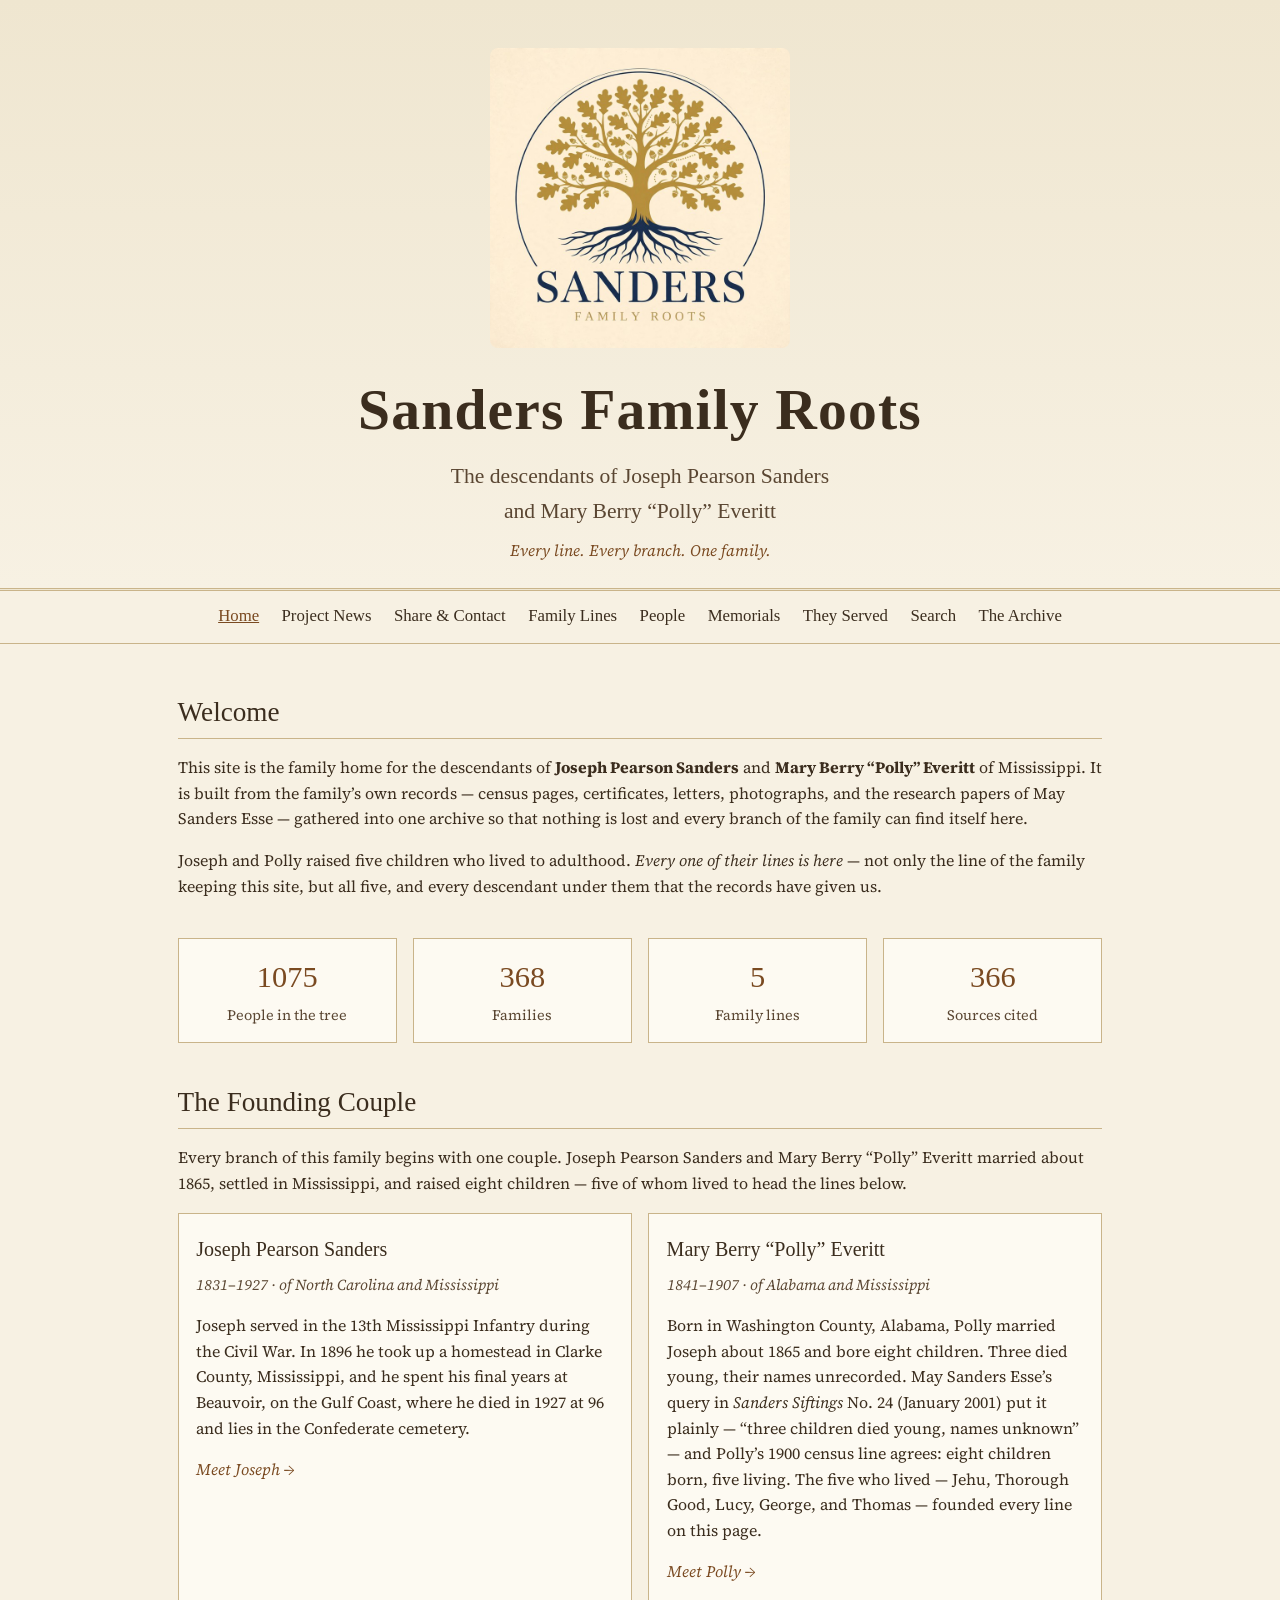
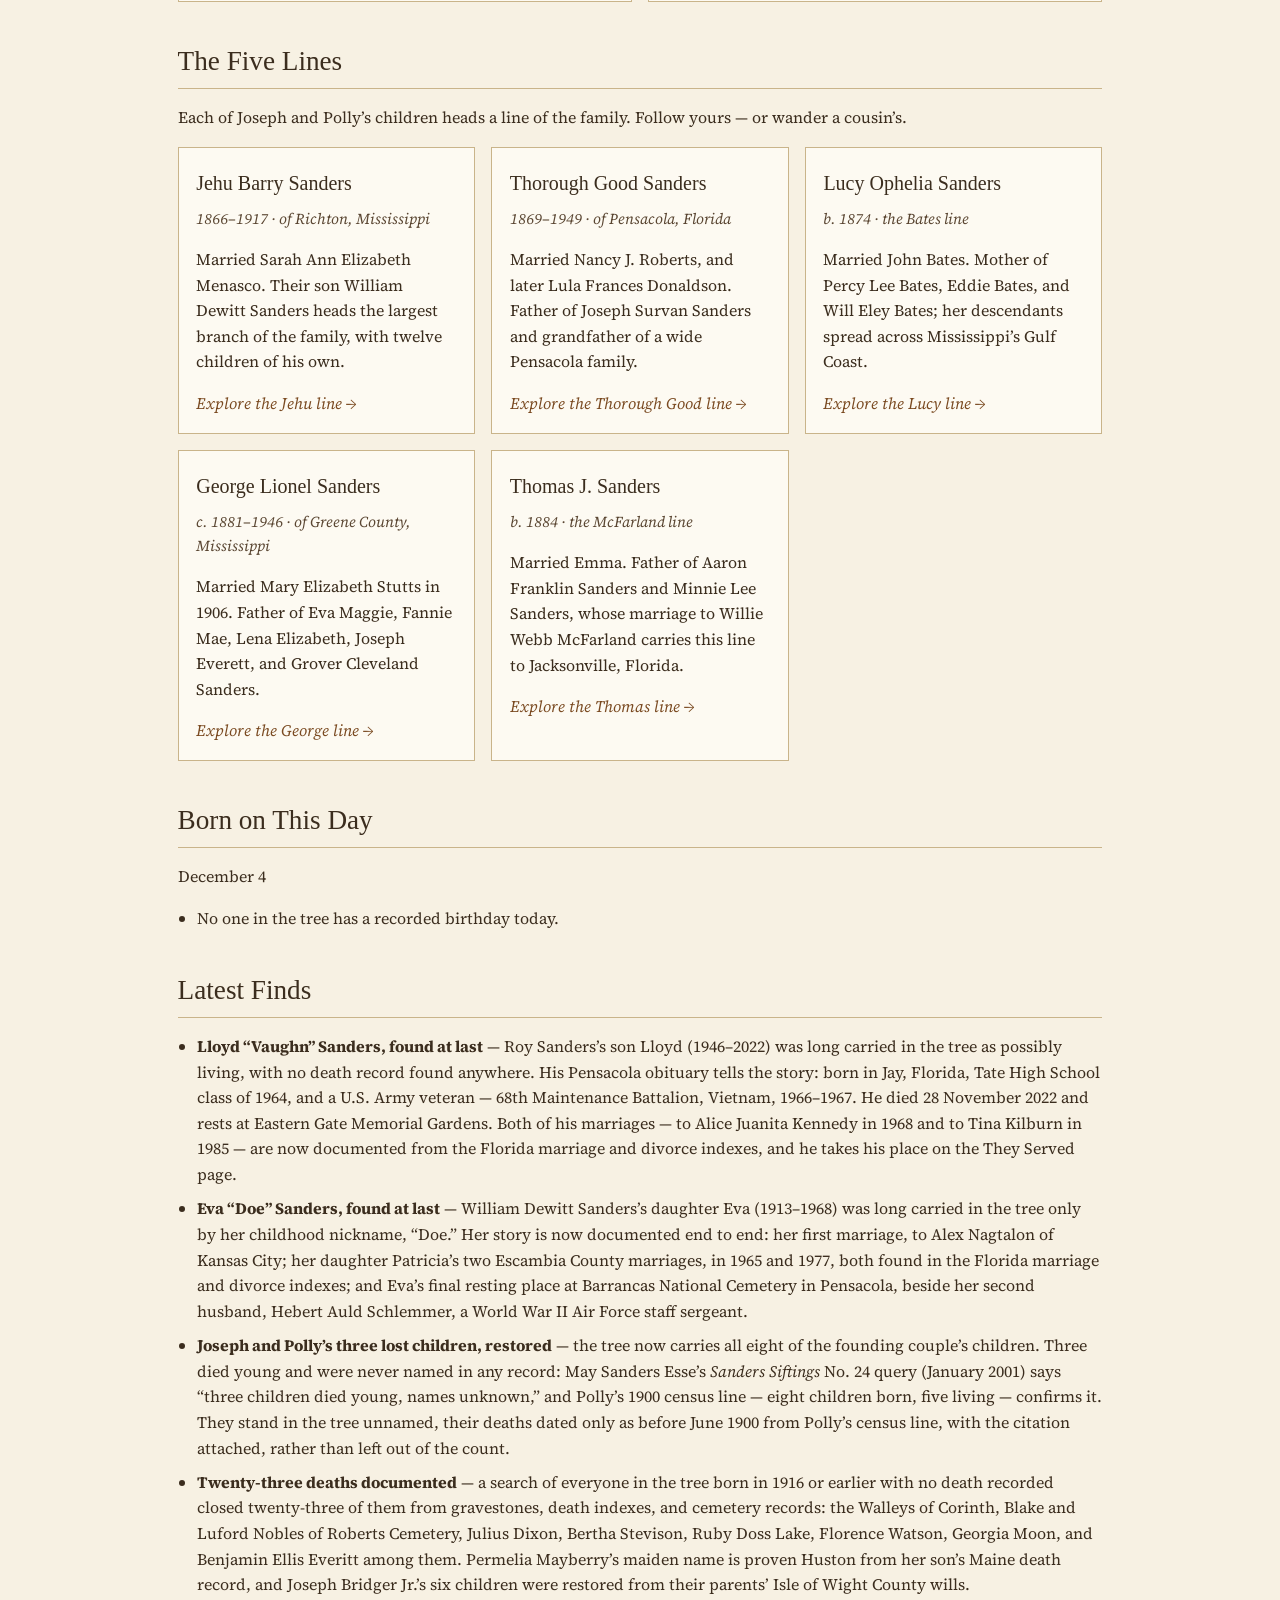
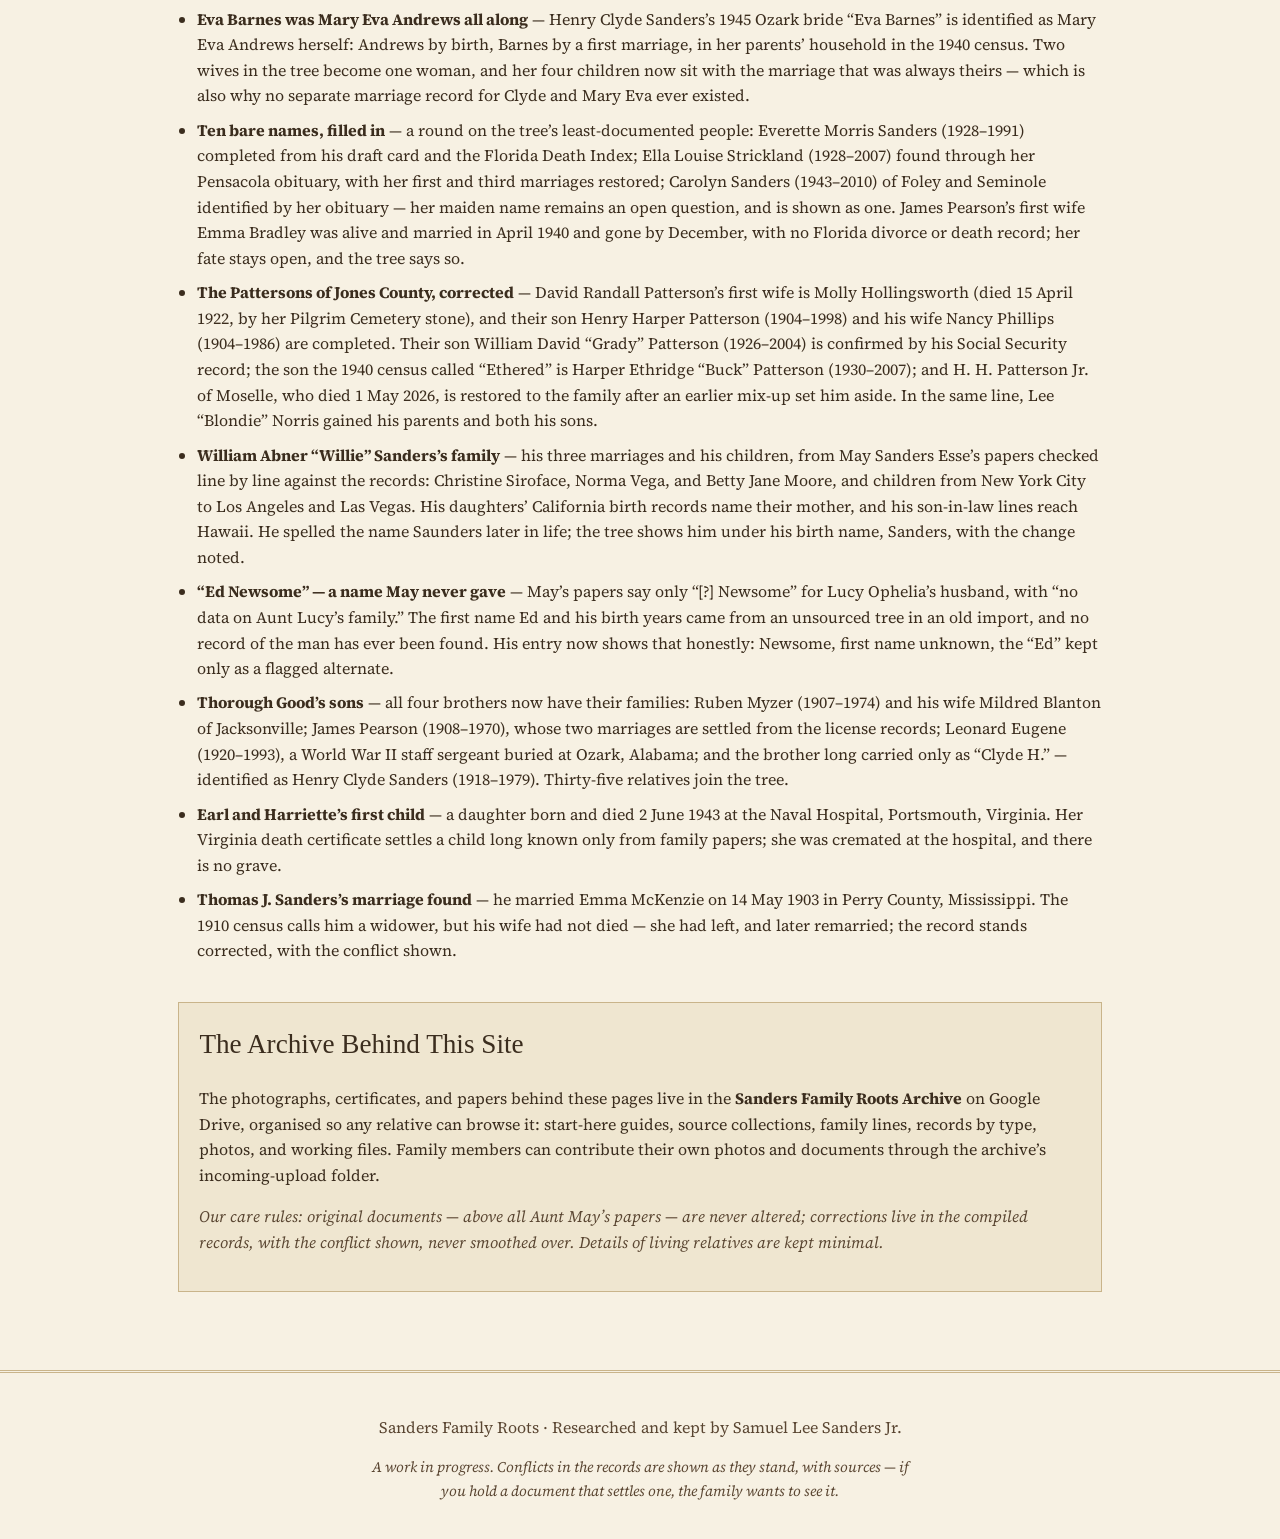
<file: index.html>
<!DOCTYPE html>
<html lang="en">
<head>
<meta charset="UTF-8">
<meta name="viewport" content="width=device-width, initial-scale=1.0">
<title>Sanders Family Roots — The Descendants of Joseph Pearson Sanders</title>
<meta name="description" content="A family archive of the descendants of Joseph Pearson Sanders and Mary Berry 'Polly' Everitt — every line, every branch.">
<link rel="preconnect" href="https://fonts.googleapis.com">
<link rel="preconnect" href="https://fonts.gstatic.com" crossorigin>
<link href="https://fonts.googleapis.com/css2?family=IM+Fell+English+SC&family=IM+Fell+English:ital@0;1&family=Source+Serif+4:opsz,wght@8..60,400;8..60,600&display=swap" rel="stylesheet">
<link rel="stylesheet" href="styles.css">
</head>
<body>

<header class="masthead">
  <figure class="site-logo">
    <img src="assets/sanders-family-roots-logo.jpg" alt="Sanders Family Roots logo — a gold oak tree with navy roots inside a circle">
  </figure>
  <h1 class="site-title">Sanders Family Roots</h1>
  <p class="site-subtitle">The descendants of Joseph Pearson Sanders<br>and Mary Berry &ldquo;Polly&rdquo; Everitt</p>
  <p class="site-tagline">Every line. Every branch. One family.</p>
</header>

<nav class="main-nav" aria-label="Main">
  <a href="index.html" aria-current="page">Home</a>
  <a href="project-news.html">Project News</a>
  <a href="share.html" class="nav-new">Share &amp; Contact</a>
  <a href="lines.html">Family Lines</a>
  <a href="people.html">People</a>
  <a href="memorials.html">Memorials</a>
  <a href="they-served.html">They Served</a>
  <a href="people.html#search">Search</a>
  <a href="index.html#archive">The Archive</a>
</nav>

<main>

  <section class="welcome">
    <h2>Welcome</h2>
    <p>This site is the family home for the descendants of <strong>Joseph Pearson Sanders</strong> and <strong>Mary Berry &ldquo;Polly&rdquo; Everitt</strong> of Mississippi. It is built from the family&rsquo;s own records &mdash; census pages, certificates, letters, photographs, and the research papers of May Sanders Esse &mdash; gathered into one archive so that nothing is lost and every branch of the family can find itself here.</p>
    <p>Joseph and Polly raised five children who lived to adulthood. <em>Every one of their lines is here</em> &mdash; not only the line of the family keeping this site, but all five, and every descendant under them that the records have given us.</p>
  </section>

  <section class="stats" aria-label="The archive in numbers">
    <div class="stat"><span class="stat-number">1075</span><span class="stat-label">People in the tree</span></div>
    <div class="stat"><span class="stat-number">368</span><span class="stat-label">Families</span></div>
    <div class="stat"><span class="stat-number">5</span><span class="stat-label">Family lines</span></div>
    <div class="stat"><span class="stat-number">366</span><span class="stat-label">Sources cited</span></div>
  </section>

  <section class="lines founders">
    <h2>The Founding Couple</h2>
    <p class="lines-intro">Every branch of this family begins with one couple. Joseph Pearson Sanders and Mary Berry &ldquo;Polly&rdquo; Everitt married about 1865, settled in Mississippi, and raised eight children &mdash; five of whom lived to head the lines below.</p>
    <div class="line-cards">

      <article class="line-card">
        <h3>Joseph Pearson Sanders</h3>
        <p class="line-dates">1831–1927 &middot; of North Carolina and Mississippi</p>
        <p>Joseph served in the 13th Mississippi Infantry during the Civil War. In 1896 he took up a homestead in Clarke County, Mississippi, and he spent his final years at Beauvoir, on the Gulf Coast, where he died in 1927 at 96 and lies in the Confederate cemetery.</p>
        <a class="line-link" href="person.html?id=I18109010281">Meet Joseph &rarr;</a>
      </article>

      <article class="line-card">
        <h3>Mary Berry &ldquo;Polly&rdquo; Everitt</h3>
        <p class="line-dates">1841–1907 &middot; of Alabama and Mississippi</p>
        <p>Born in Washington County, Alabama, Polly married Joseph about 1865 and bore eight children. Three died young, their names unrecorded. May Sanders Esse&rsquo;s query in <em>Sanders Siftings</em> No.&nbsp;24 (January 2001) put it plainly &mdash; &ldquo;three children died young, names unknown&rdquo; &mdash; and Polly&rsquo;s 1900 census line agrees: eight children born, five living. The five who lived &mdash; Jehu, Thorough Good, Lucy, George, and Thomas &mdash; founded every line on this page.</p>
        <a class="line-link" href="person.html?id=I18109010239">Meet Polly &rarr;</a>
      </article>

    </div>
  </section>

  <section class="lines">
    <h2>The Five Lines</h2>
    <p class="lines-intro">Each of Joseph and Polly&rsquo;s children heads a line of the family. Follow yours &mdash; or wander a cousin&rsquo;s.</p>
    <div class="line-cards">

      <article class="line-card">
        <h3>Jehu Barry Sanders</h3>
        <p class="line-dates">1866–1917 &middot; of Richton, Mississippi</p>
        <p>Married Sarah Ann Elizabeth Menasco. Their son William Dewitt Sanders heads the largest branch of the family, with twelve children of his own.</p>
        <a class="line-link" href="lines.html#jehu">Explore the Jehu line &rarr;</a>
      </article>

      <article class="line-card">
        <h3>Thorough Good Sanders</h3>
        <p class="line-dates">1869–1949 &middot; of Pensacola, Florida</p>
        <p>Married Nancy J. Roberts, and later Lula Frances Donaldson. Father of Joseph Survan Sanders and grandfather of a wide Pensacola family.</p>
        <a class="line-link" href="lines.html#thorough-good">Explore the Thorough Good line &rarr;</a>
      </article>

      <article class="line-card">
        <h3>Lucy Ophelia Sanders</h3>
        <p class="line-dates">b. 1874 &middot; the Bates line</p>
        <p>Married John Bates. Mother of Percy Lee Bates, Eddie Bates, and Will Eley Bates; her descendants spread across Mississippi&rsquo;s Gulf Coast.</p>
        <a class="line-link" href="lines.html#lucy">Explore the Lucy line &rarr;</a>
      </article>

      <article class="line-card">
        <h3>George Lionel Sanders</h3>
        <p class="line-dates">c. 1881–1946 &middot; of Greene County, Mississippi</p>
        <p>Married Mary Elizabeth Stutts in 1906. Father of Eva Maggie, Fannie Mae, Lena Elizabeth, Joseph Everett, and Grover Cleveland Sanders.</p>
        <a class="line-link" href="lines.html#george">Explore the George line &rarr;</a>
      </article>

      <article class="line-card">
        <h3>Thomas J. Sanders</h3>
        <p class="line-dates">b. 1884 &middot; the McFarland line</p>
        <p>Married Emma. Father of Aaron Franklin Sanders and Minnie Lee Sanders, whose marriage to Willie Webb McFarland carries this line to Jacksonville, Florida.</p>
        <a class="line-link" href="lines.html#thomas">Explore the Thomas line &rarr;</a>
      </article>

    </div>
  </section>

  <section class="latest" id="born-today" hidden>
    <h2>Born on This Day</h2>
    <p class="born-today-date"></p>
    <ul class="finds born-today-list"></ul>
  </section>
  <script>
  (function () {
    var now = new Date();
    var md = String(now.getMonth() + 1).padStart(2, "0") + "-" + String(now.getDate()).padStart(2, "0");
    var monthNames = ["January", "February", "March", "April", "May", "June", "July",
                      "August", "September", "October", "November", "December"];
    fetch("data/people.json")
      .then(function (r) { return r.json(); })
      .then(function (data) {
        var hits = data.people.filter(function (p) { return p.birth_md === md; });
        hits.sort(function (a, b) { return (a.birth_year || 0) - (b.birth_year || 0); });
        var sec = document.getElementById("born-today");
        sec.querySelector(".born-today-date").textContent =
          monthNames[now.getMonth()] + " " + now.getDate();
        var list = sec.querySelector(".born-today-list");
        if (!hits.length) {
          var li = document.createElement("li");
          li.textContent = "No one in the tree has a recorded birthday today.";
          list.appendChild(li);
        } else {
          hits.forEach(function (p) {
            var li = document.createElement("li");
            var a = document.createElement("a");
            a.href = "person.html?id=" + p.id;
            a.textContent = p.name;
            li.appendChild(a);
            li.appendChild(document.createTextNode(
              " \u2014 born " + p.birth_date + " \u00b7 " + p.line));
            list.appendChild(li);
          });
        }
        sec.hidden = false;
      })
      .catch(function () { /* leave the section hidden if the data cannot load */ });
  })();
  </script>

  <section class="latest">
    <h2>Latest Finds</h2>
    <ul class="finds">
      <li><strong>Lloyd &ldquo;Vaughn&rdquo; Sanders, found at last</strong> &mdash; Roy Sanders&rsquo;s son Lloyd (1946&ndash;2022) was long carried in the tree as possibly living, with no death record found anywhere. His Pensacola obituary tells the story: born in Jay, Florida, Tate High School class of 1964, and a U.S. Army veteran &mdash; 68th Maintenance Battalion, Vietnam, 1966&ndash;1967. He died 28 November 2022 and rests at Eastern Gate Memorial Gardens. Both of his marriages &mdash; to Alice Juanita Kennedy in 1968 and to Tina Kilburn in 1985 &mdash; are now documented from the Florida marriage and divorce indexes, and he takes his place on the They Served page.</li>
      <li><strong>Eva &ldquo;Doe&rdquo; Sanders, found at last</strong> &mdash; William Dewitt Sanders&rsquo;s daughter Eva (1913&ndash;1968) was long carried in the tree only by her childhood nickname, &ldquo;Doe.&rdquo; Her story is now documented end to end: her first marriage, to Alex Nagtalon of Kansas City; her daughter Patricia&rsquo;s two Escambia County marriages, in 1965 and 1977, both found in the Florida marriage and divorce indexes; and Eva&rsquo;s final resting place at Barrancas National Cemetery in Pensacola, beside her second husband, Hebert Auld Schlemmer, a World War II Air Force staff sergeant.</li>
      <li><strong>Joseph and Polly&rsquo;s three lost children, restored</strong> &mdash; the tree now carries all eight of the founding couple&rsquo;s children. Three died young and were never named in any record: May Sanders Esse&rsquo;s <em>Sanders Siftings</em> No.&nbsp;24 query (January 2001) says &ldquo;three children died young, names unknown,&rdquo; and Polly&rsquo;s 1900 census line &mdash; eight children born, five living &mdash; confirms it. They stand in the tree unnamed, their deaths dated only as before June 1900 from Polly&rsquo;s census line, with the citation attached, rather than left out of the count.</li>
      <li><strong>Twenty-three deaths documented</strong> &mdash; a search of everyone in the tree born in 1916 or earlier with no death recorded closed twenty-three of them from gravestones, death indexes, and cemetery records: the Walleys of Corinth, Blake and Luford Nobles of Roberts Cemetery, Julius Dixon, Bertha Stevison, Ruby Doss Lake, Florence Watson, Georgia Moon, and Benjamin Ellis Everitt among them. Permelia Mayberry&rsquo;s maiden name is proven Huston from her son&rsquo;s Maine death record, and Joseph Bridger Jr.&rsquo;s six children were restored from their parents&rsquo; Isle of Wight County wills.</li>
      <li><strong>Eva Barnes was Mary Eva Andrews all along</strong> &mdash; Henry Clyde Sanders&rsquo;s 1945 Ozark bride &ldquo;Eva Barnes&rdquo; is identified as Mary Eva Andrews herself: Andrews by birth, Barnes by a first marriage, in her parents&rsquo; household in the 1940 census. Two wives in the tree become one woman, and her four children now sit with the marriage that was always theirs &mdash; which is also why no separate marriage record for Clyde and Mary Eva ever existed.</li>
      <li><strong>Ten bare names, filled in</strong> &mdash; a round on the tree&rsquo;s least-documented people: Everette Morris Sanders (1928&ndash;1991) completed from his draft card and the Florida Death Index; Ella Louise Strickland (1928&ndash;2007) found through her Pensacola obituary, with her first and third marriages restored; Carolyn Sanders (1943&ndash;2010) of Foley and Seminole identified by her obituary &mdash; her maiden name remains an open question, and is shown as one. James Pearson&rsquo;s first wife Emma Bradley was alive and married in April 1940 and gone by December, with no Florida divorce or death record; her fate stays open, and the tree says so.</li>
      <li><strong>The Pattersons of Jones County, corrected</strong> &mdash; David Randall Patterson&rsquo;s first wife is Molly Hollingsworth (died 15 April 1922, by her Pilgrim Cemetery stone), and their son Henry Harper Patterson (1904&ndash;1998) and his wife Nancy Phillips (1904&ndash;1986) are completed. Their son William David &ldquo;Grady&rdquo; Patterson (1926&ndash;2004) is confirmed by his Social Security record; the son the 1940 census called &ldquo;Ethered&rdquo; is Harper Ethridge &ldquo;Buck&rdquo; Patterson (1930&ndash;2007); and H.&nbsp;H. Patterson Jr. of Moselle, who died 1 May 2026, is restored to the family after an earlier mix-up set him aside. In the same line, Lee &ldquo;Blondie&rdquo; Norris gained his parents and both his sons.</li>
      <li><strong>William Abner &ldquo;Willie&rdquo; Sanders&rsquo;s family</strong> &mdash; his three marriages and his children, from May Sanders Esse&rsquo;s papers checked line by line against the records: Christine Siroface, Norma Vega, and Betty Jane Moore, and children from New York City to Los Angeles and Las Vegas. His daughters&rsquo; California birth records name their mother, and his son-in-law lines reach Hawaii. He spelled the name Saunders later in life; the tree shows him under his birth name, Sanders, with the change noted.</li>
      <li><strong>&ldquo;Ed Newsome&rdquo; &mdash; a name May never gave</strong> &mdash; May&rsquo;s papers say only &ldquo;[?] Newsome&rdquo; for Lucy Ophelia&rsquo;s husband, with &ldquo;no data on Aunt Lucy&rsquo;s family.&rdquo; The first name Ed and his birth years came from an unsourced tree in an old import, and no record of the man has ever been found. His entry now shows that honestly: Newsome, first name unknown, the &ldquo;Ed&rdquo; kept only as a flagged alternate.</li>
      <li><strong>Thorough Good&rsquo;s sons</strong> &mdash; all four brothers now have their families: Ruben Myzer (1907&ndash;1974) and his wife Mildred Blanton of Jacksonville; James Pearson (1908&ndash;1970), whose two marriages are settled from the license records; Leonard Eugene (1920&ndash;1993), a World War II staff sergeant buried at Ozark, Alabama; and the brother long carried only as &ldquo;Clyde H.&rdquo; &mdash; identified as Henry Clyde Sanders (1918&ndash;1979). Thirty-five relatives join the tree.</li>
      <li><strong>Earl and Harriette&rsquo;s first child</strong> &mdash; a daughter born and died 2 June 1943 at the Naval Hospital, Portsmouth, Virginia. Her Virginia death certificate settles a child long known only from family papers; she was cremated at the hospital, and there is no grave.</li>
      <li><strong>Thomas J. Sanders&rsquo;s marriage found</strong> &mdash; he married Emma McKenzie on 14 May 1903 in Perry County, Mississippi. The 1910 census calls him a widower, but his wife had not died &mdash; she had left, and later remarried; the record stands corrected, with the conflict shown.</li>
    </ul>
  </section>

  <section class="archive-note" id="archive">
    <h2>The Archive Behind This Site</h2>
    <p>The photographs, certificates, and papers behind these pages live in the <strong>Sanders Family Roots Archive</strong> on Google Drive, organised so any relative can browse it: start-here guides, source collections, family lines, records by type, photos, and working files. Family members can contribute their own photos and documents through the archive&rsquo;s incoming-upload folder.</p>
    <p class="care-rules">Our care rules: original documents &mdash; above all Aunt May&rsquo;s papers &mdash; are never altered; corrections live in the compiled records, with the conflict shown, never smoothed over. Details of living relatives are kept minimal.</p>
  </section>

</main>

<footer>
  <p>Sanders Family Roots &middot; Researched and kept by Samuel Lee Sanders Jr.</p>
  <p class="footer-note">A work in progress. Conflicts in the records are shown as they stand, with sources &mdash; if you hold a document that settles one, the family wants to see it.</p>
</footer>

</body>
</html>
</file>
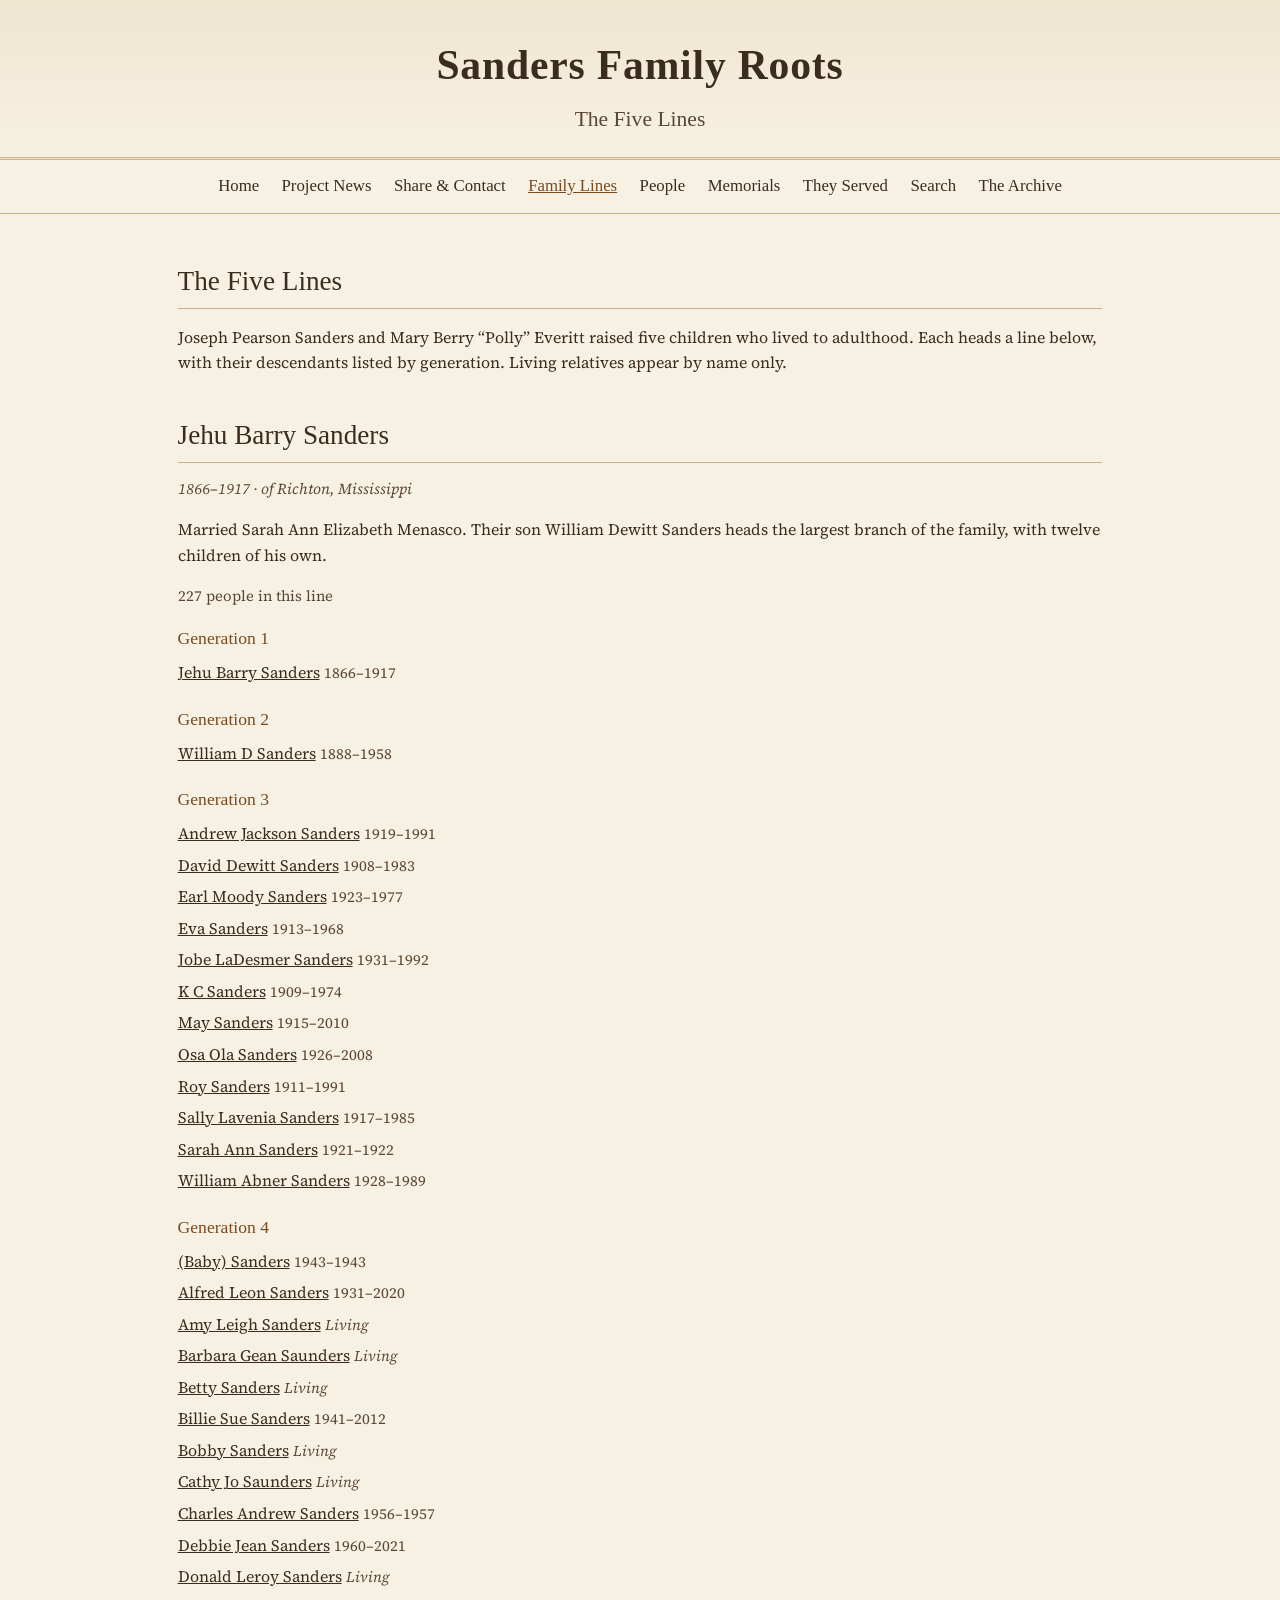
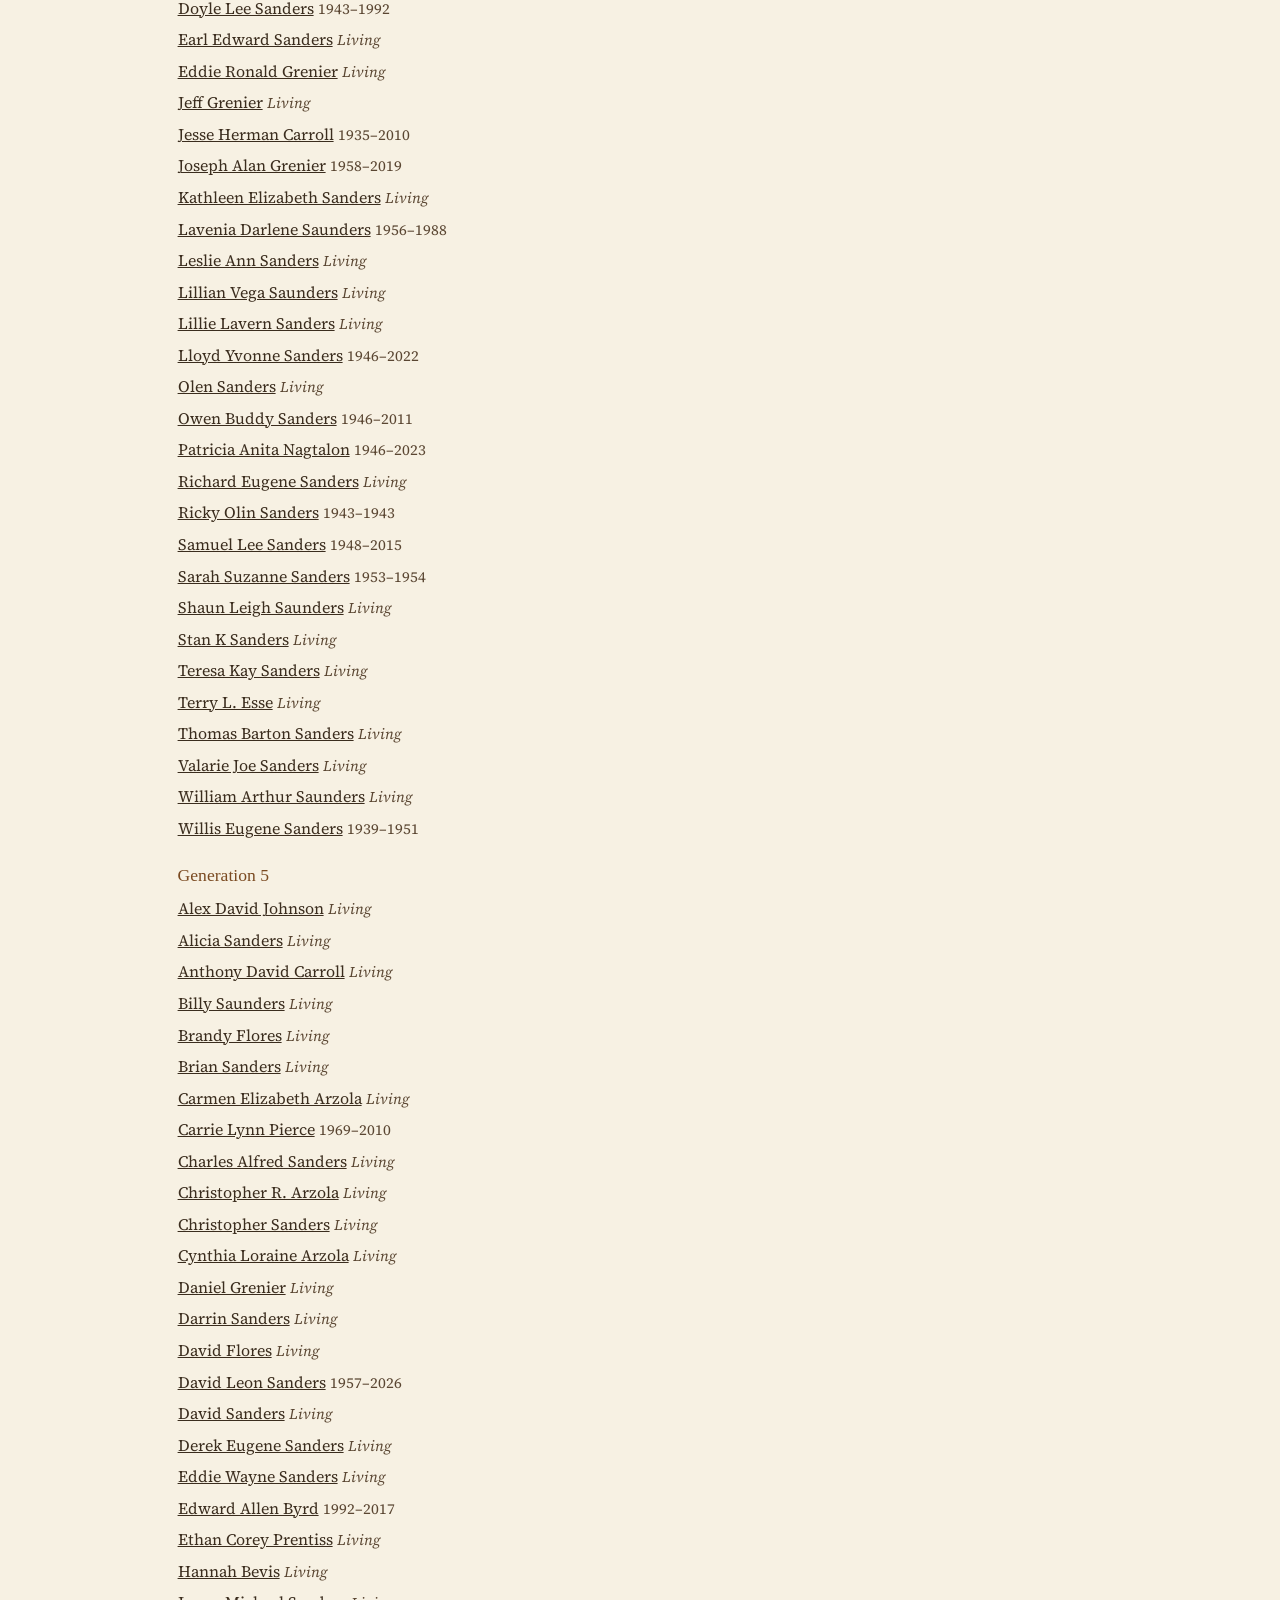
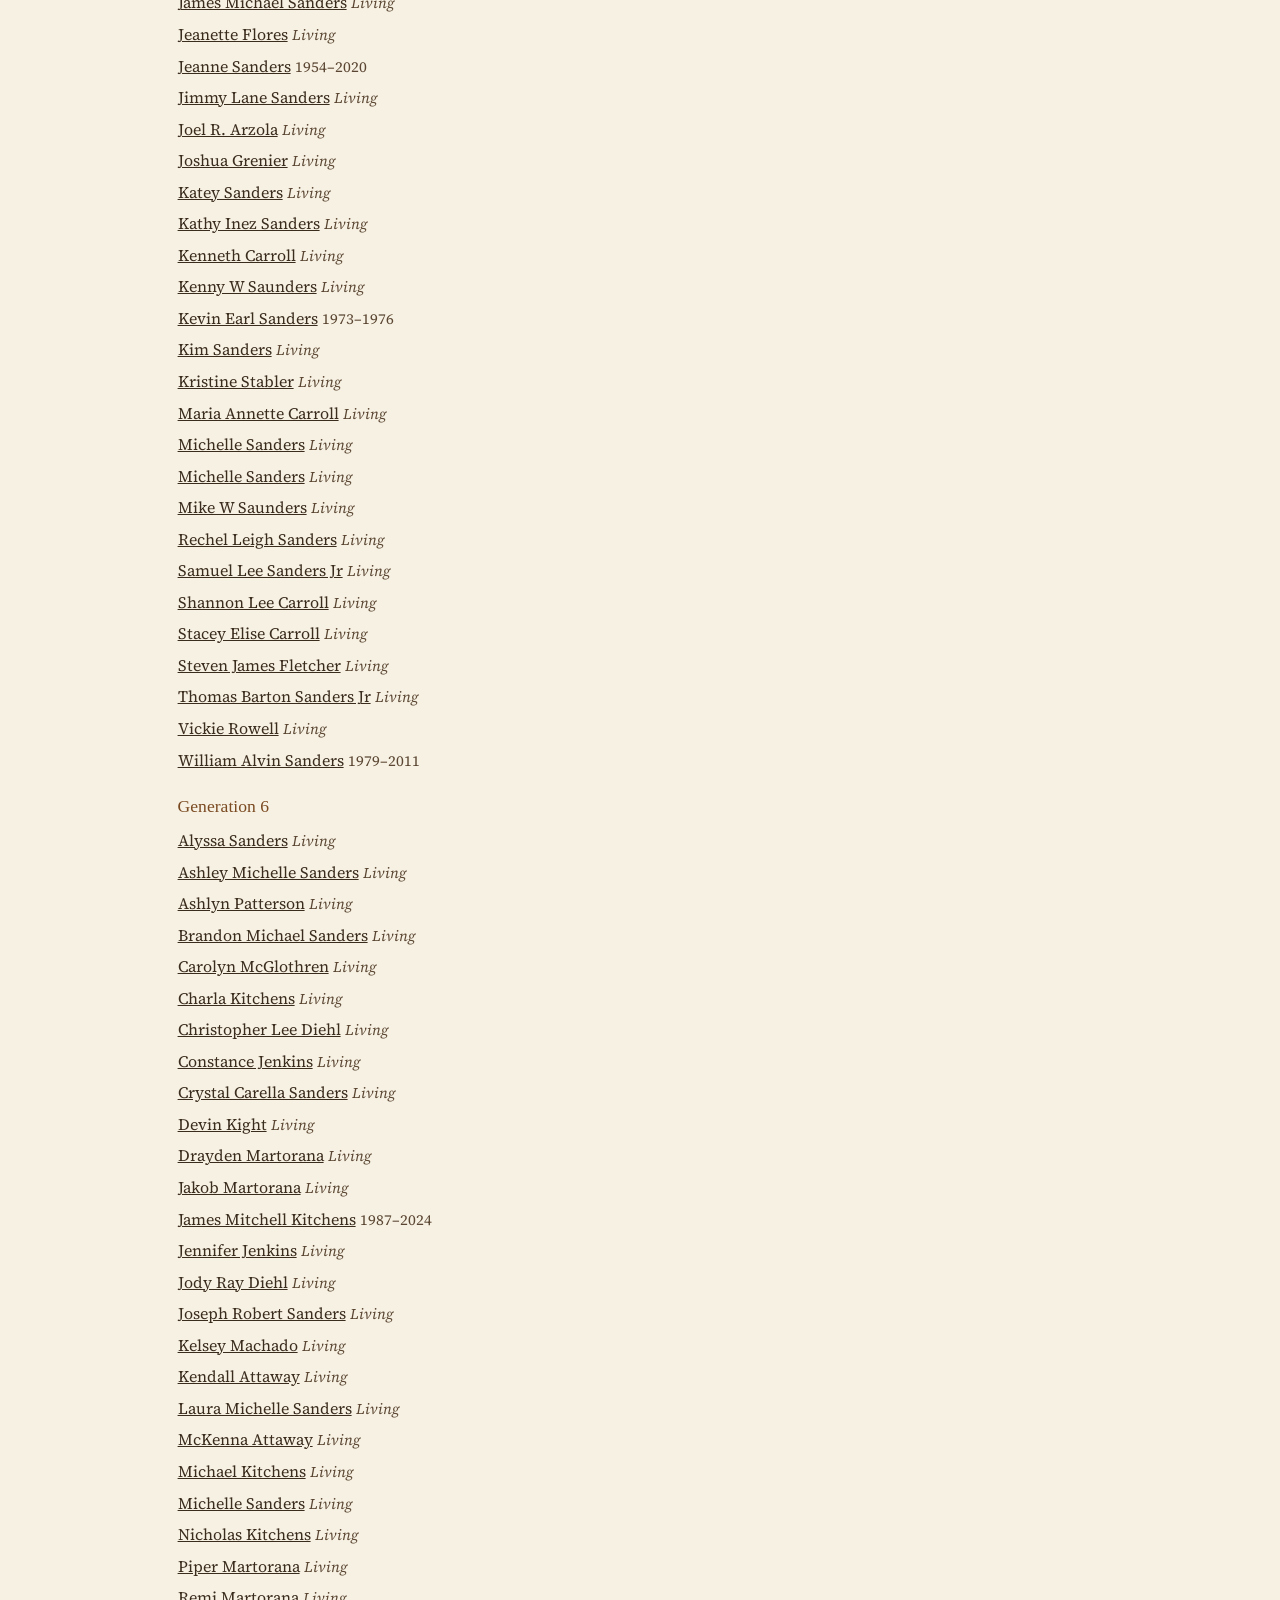
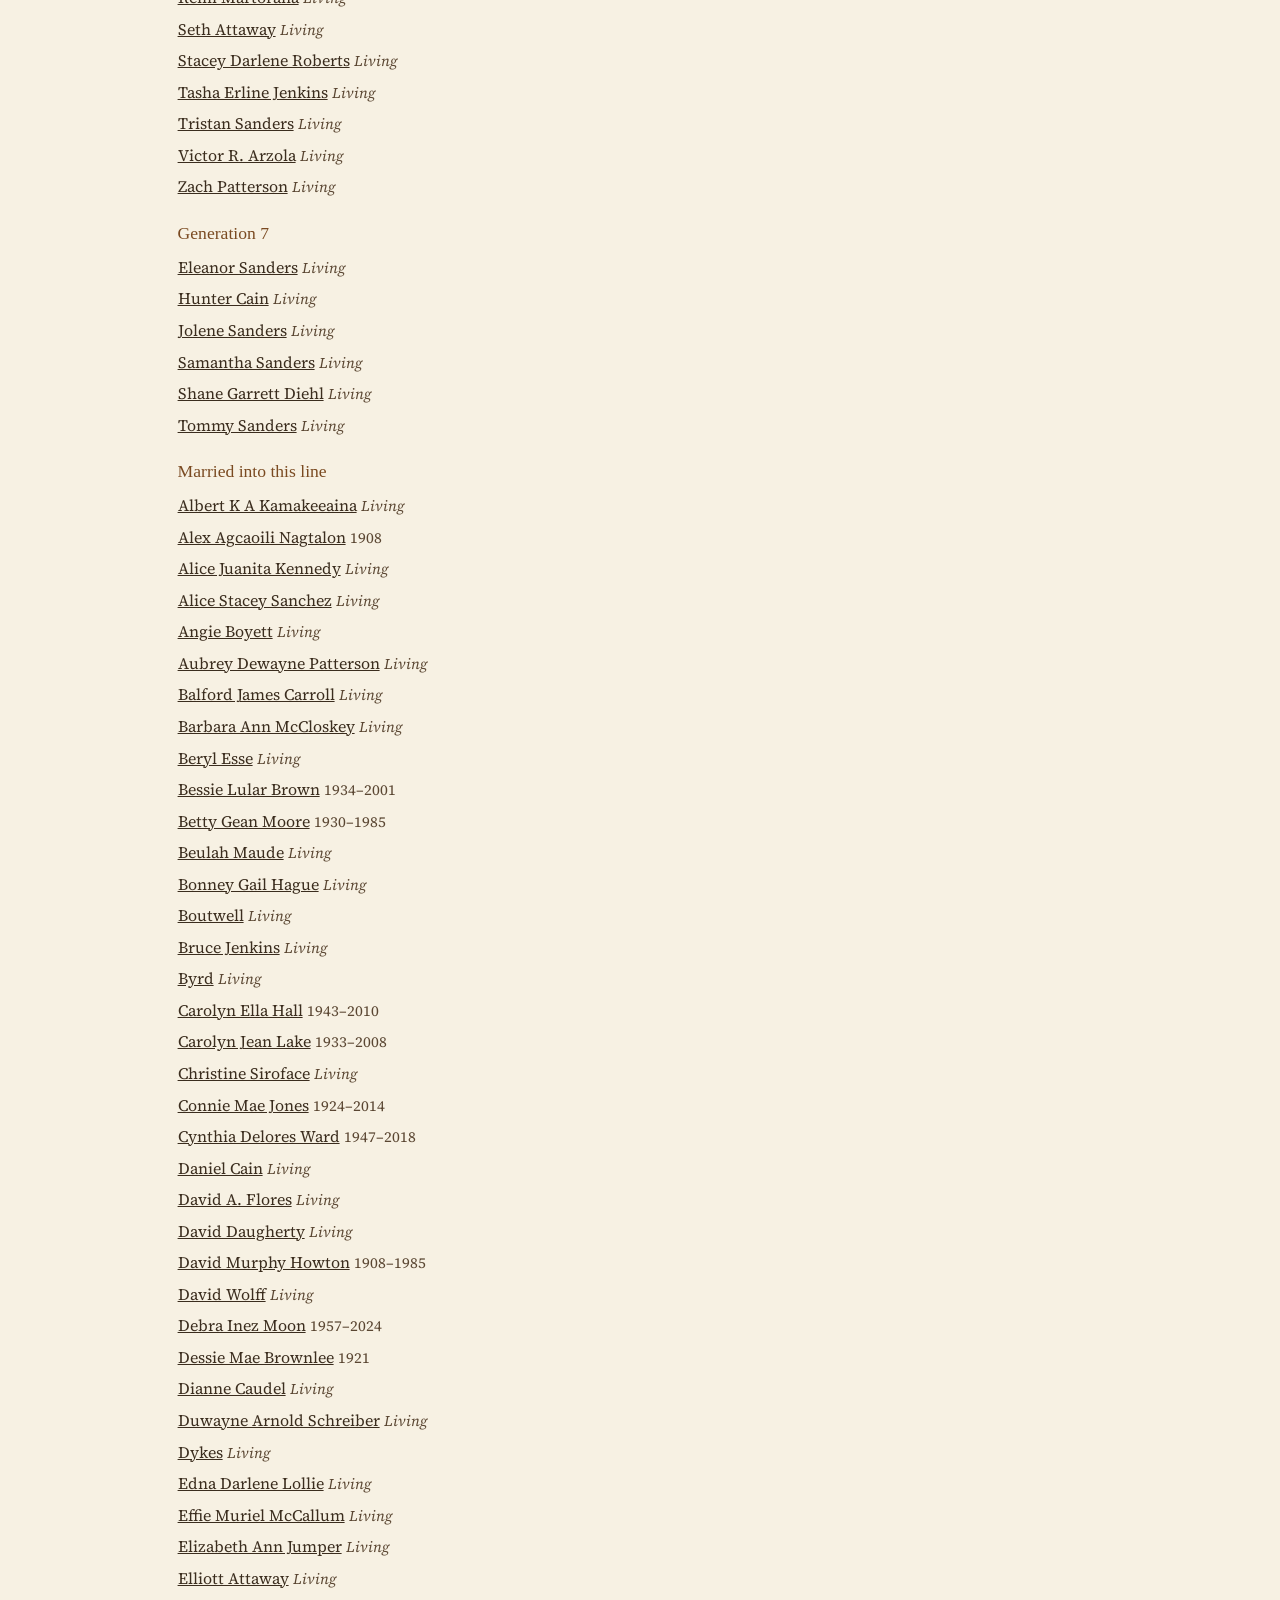
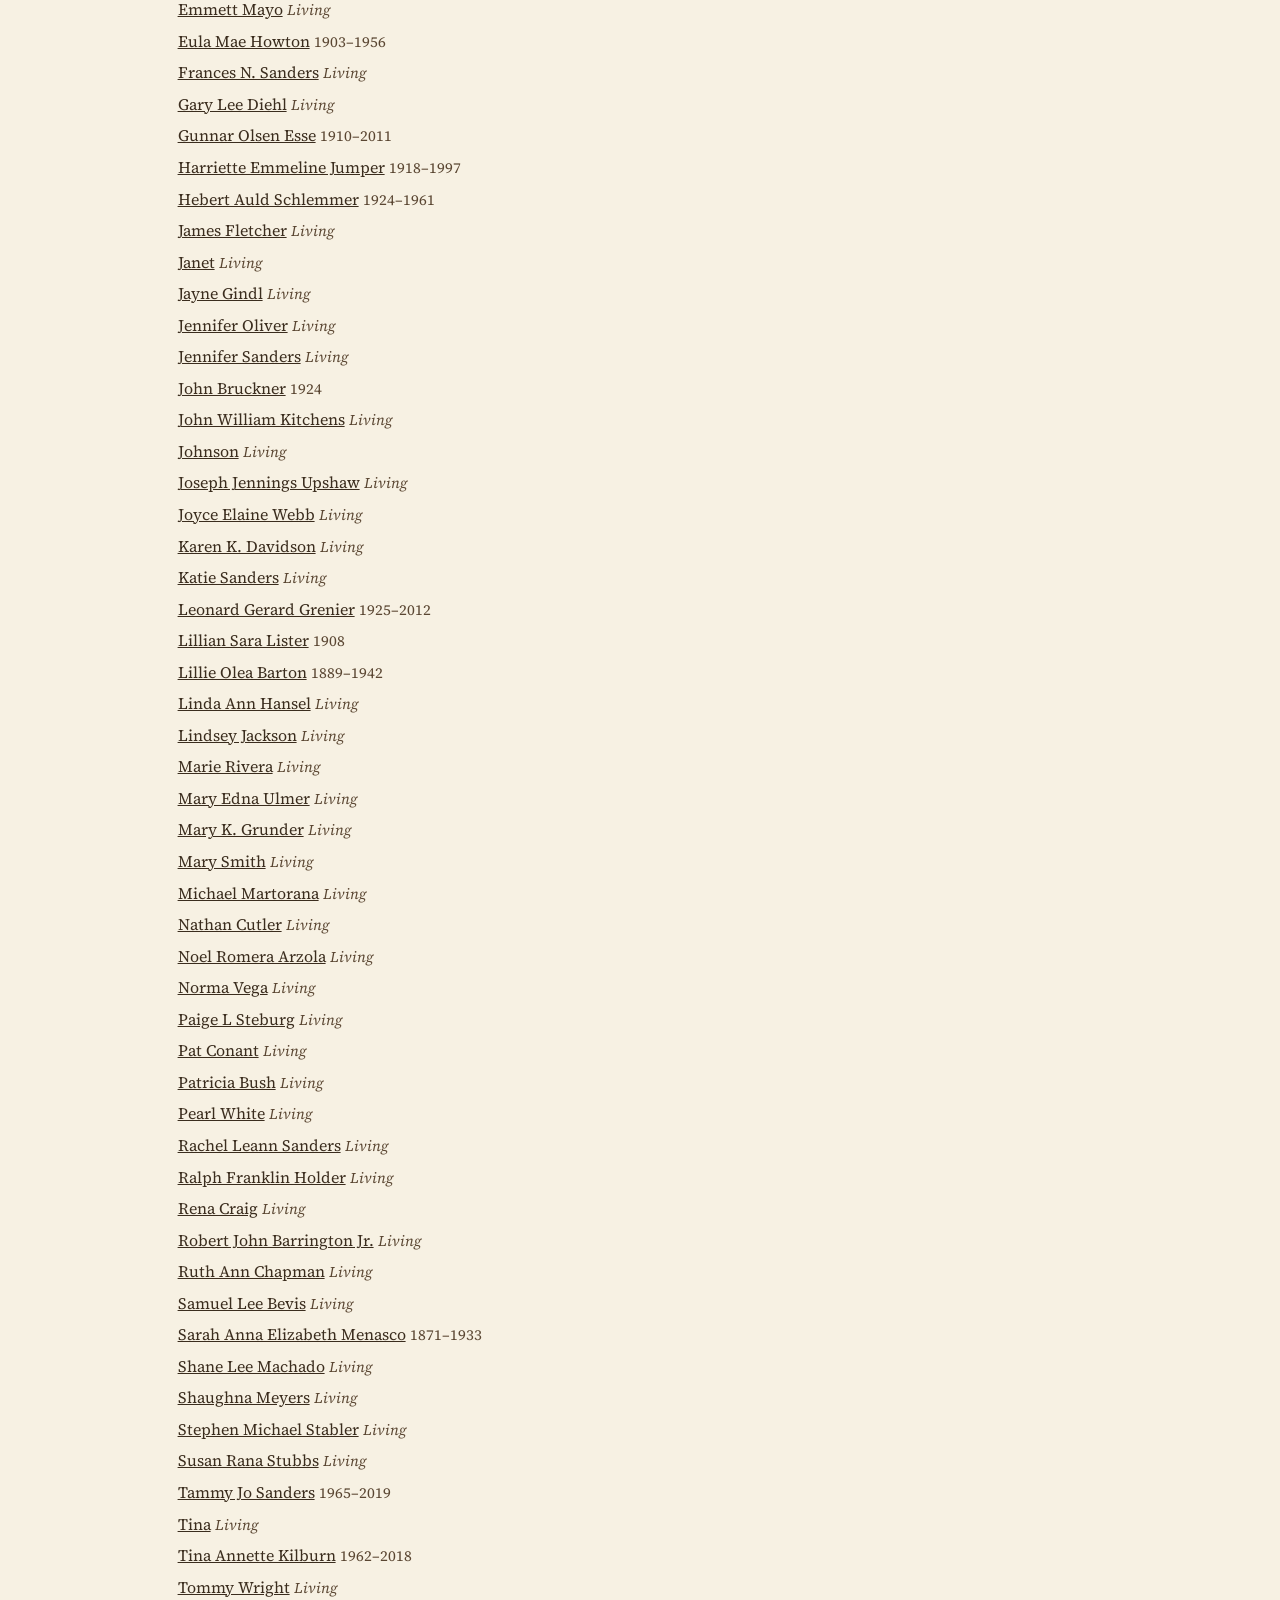
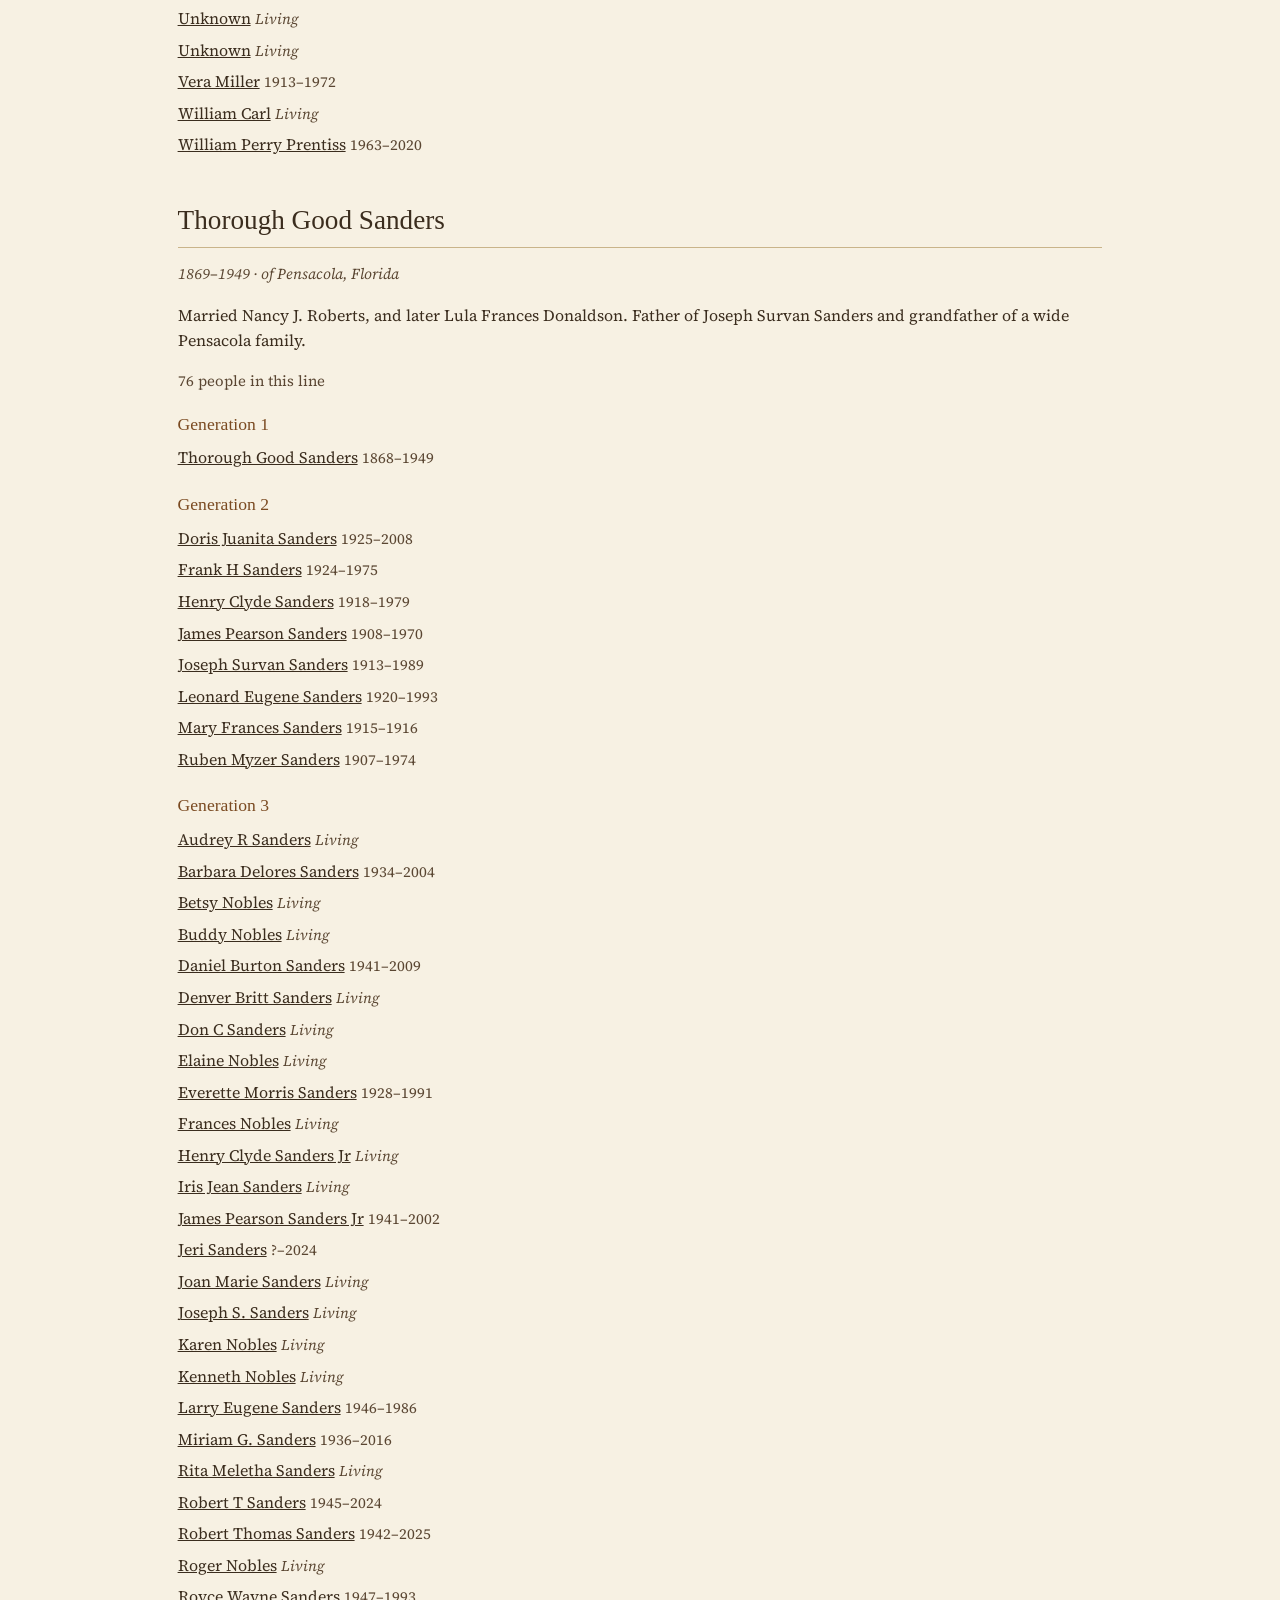
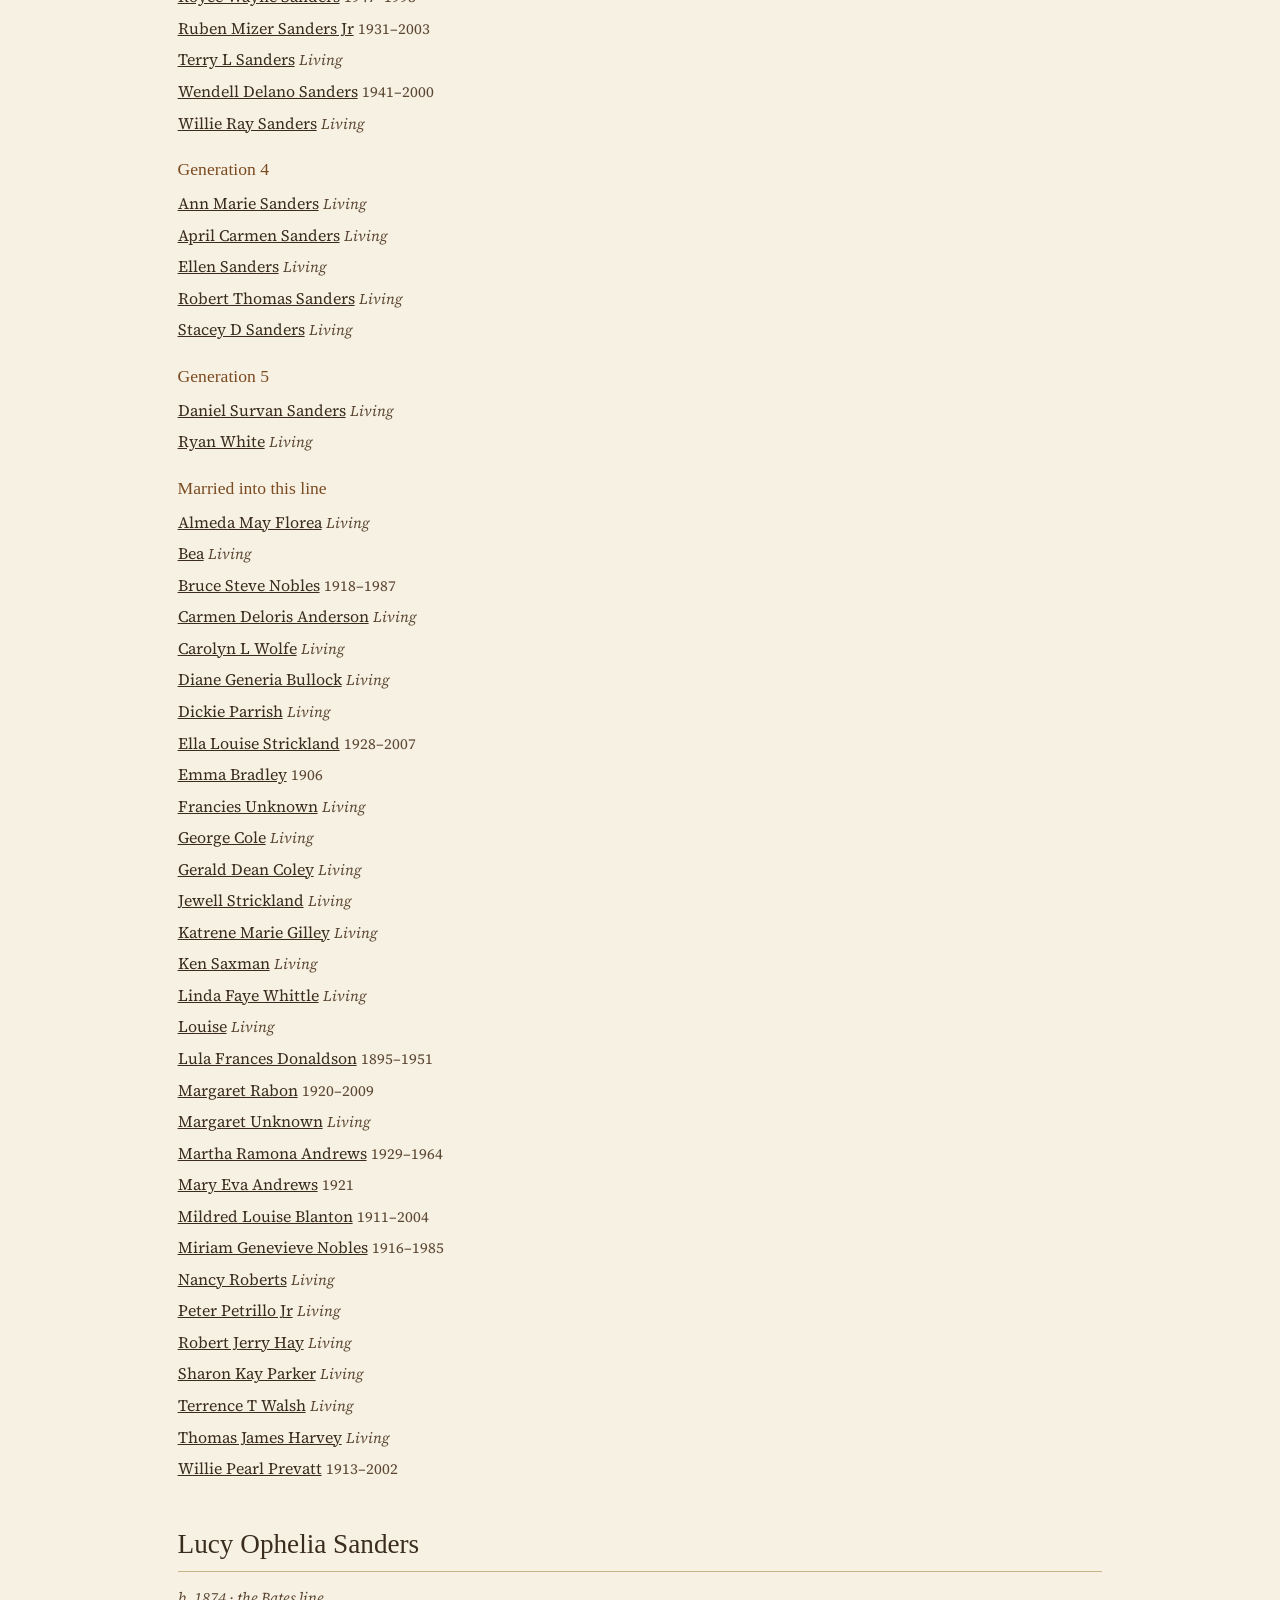
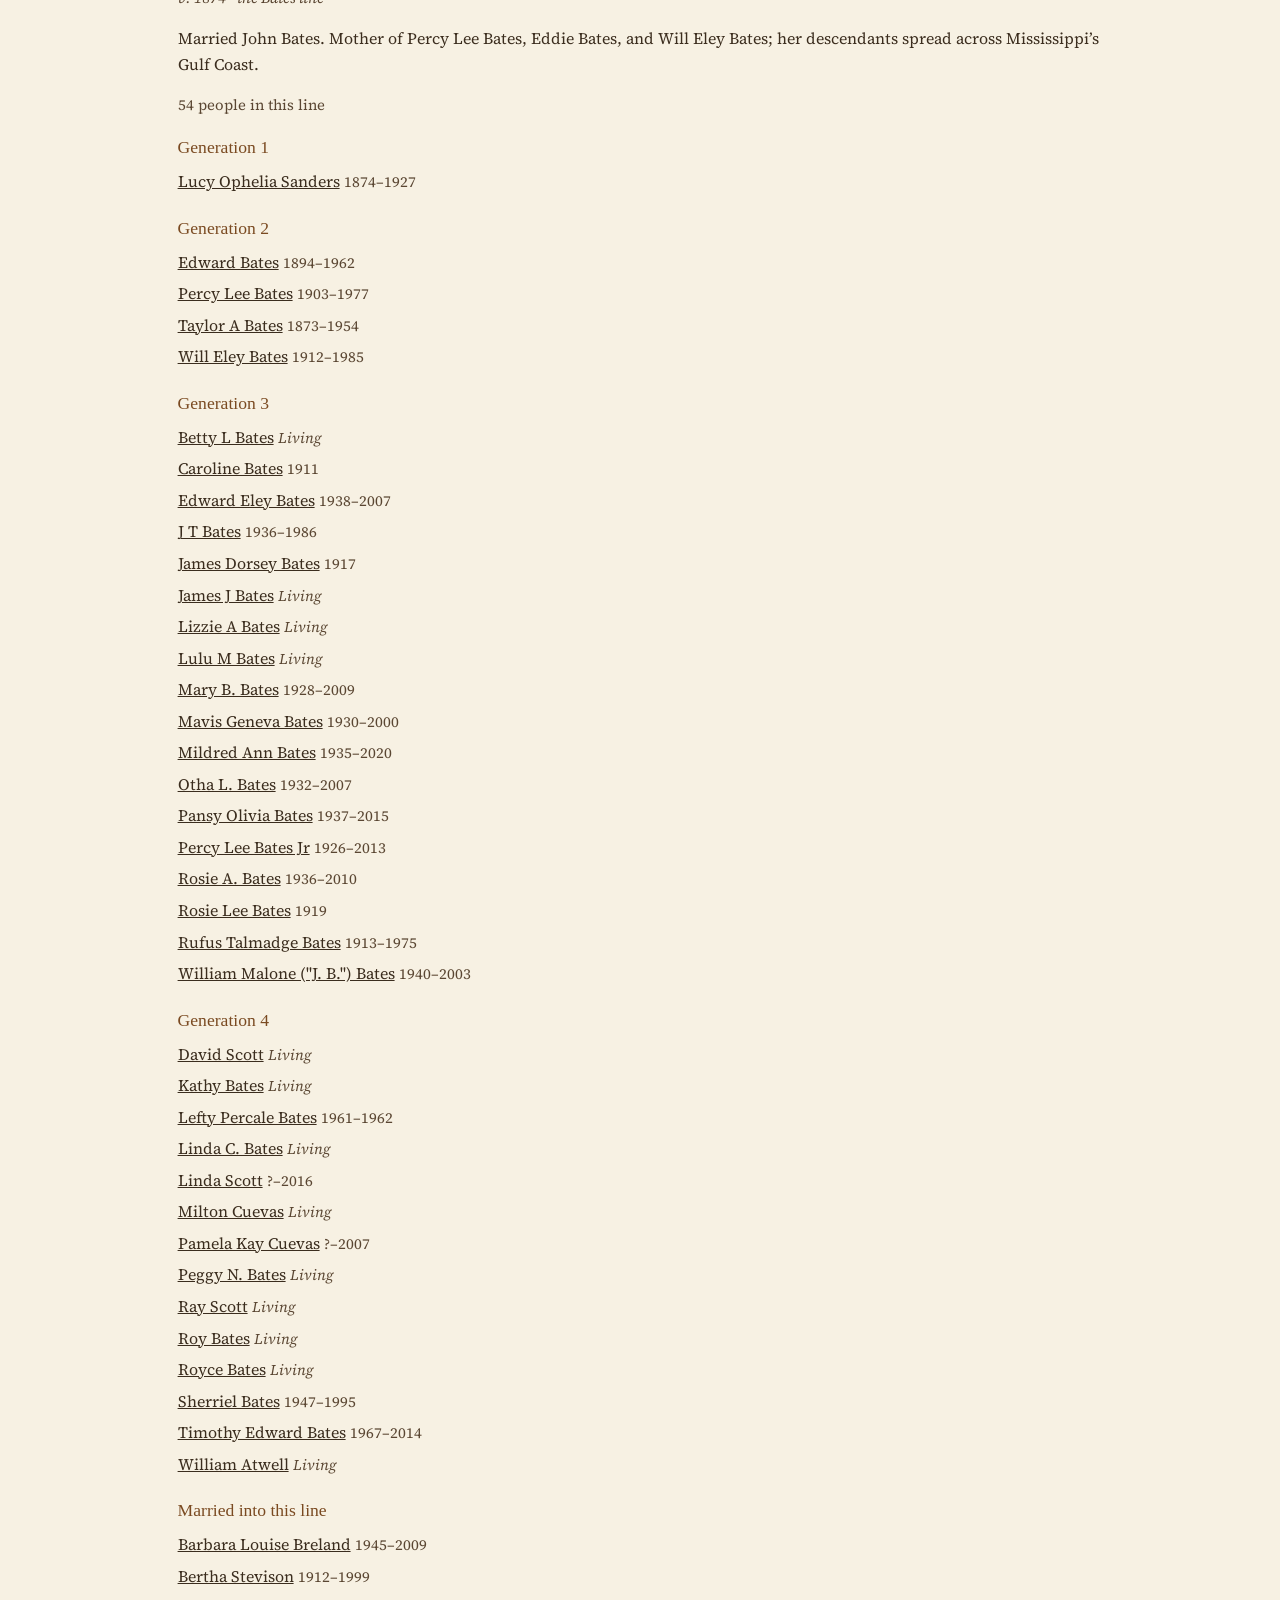
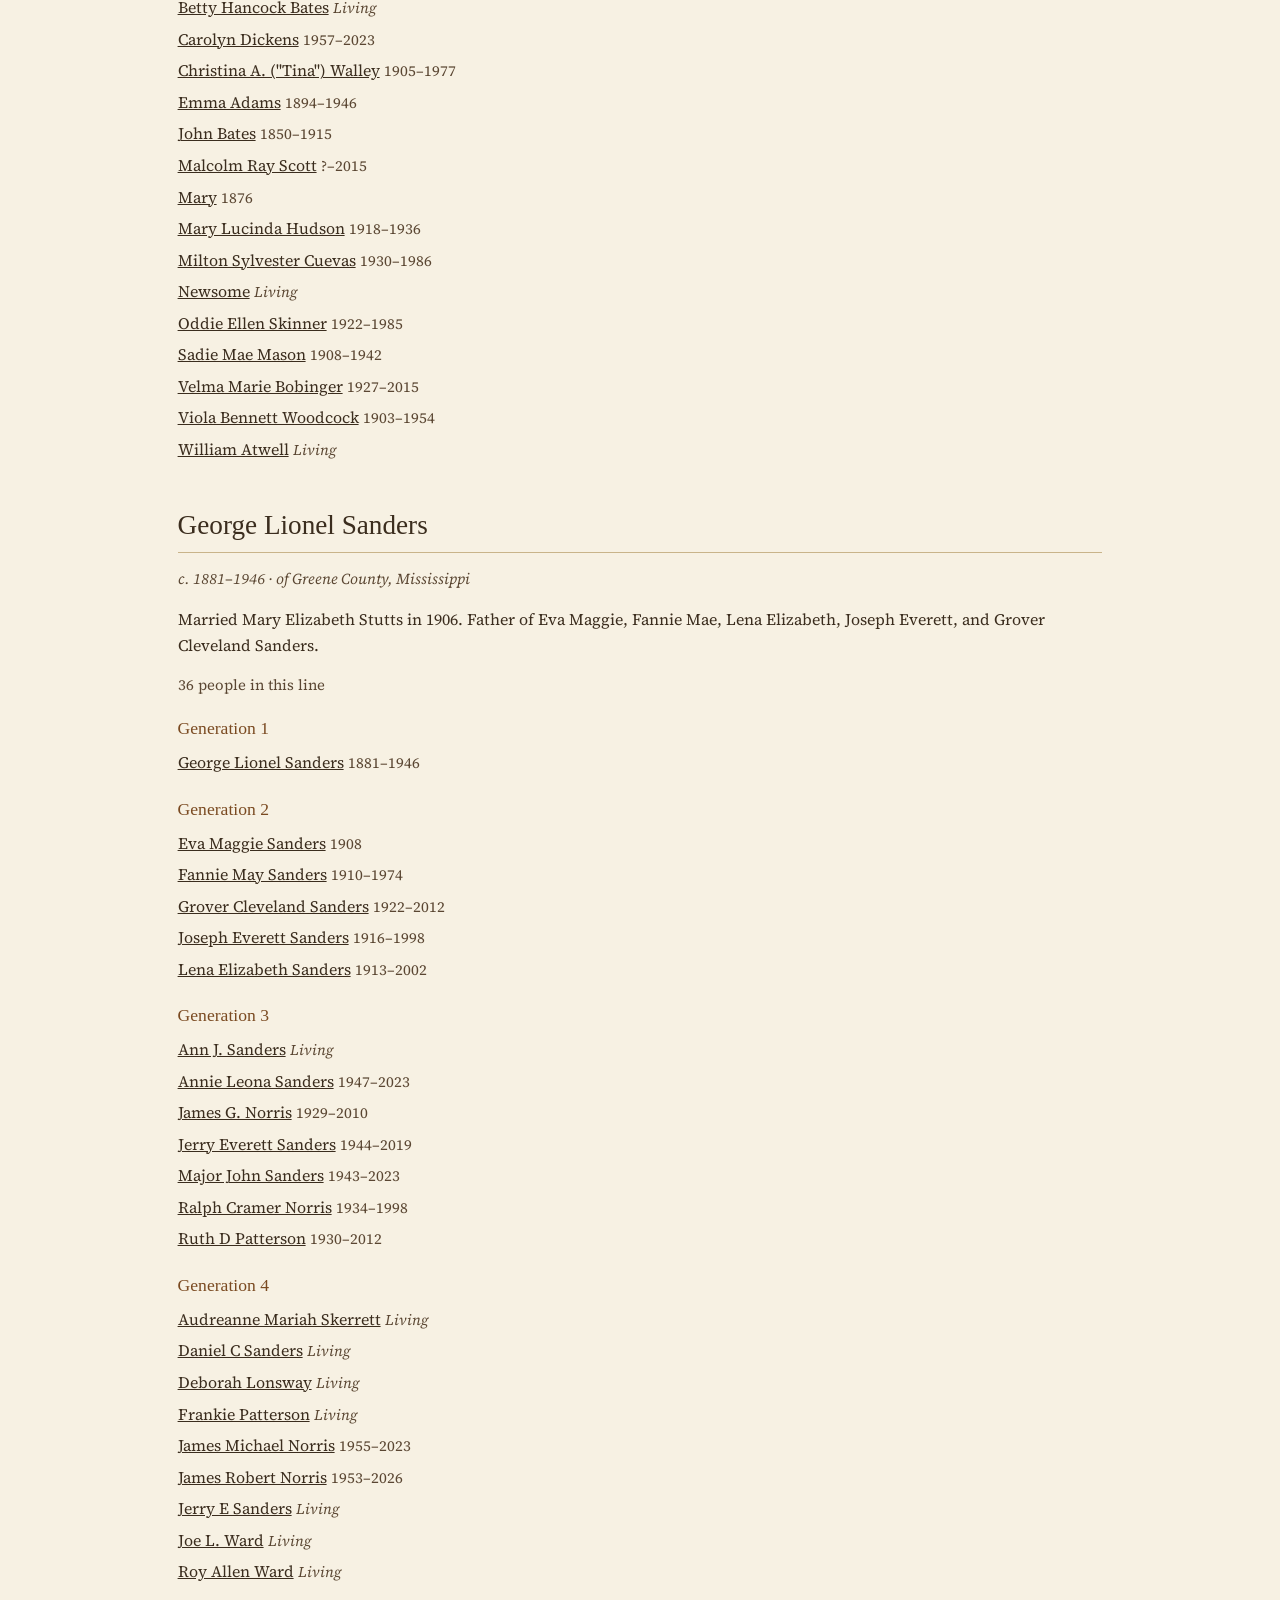
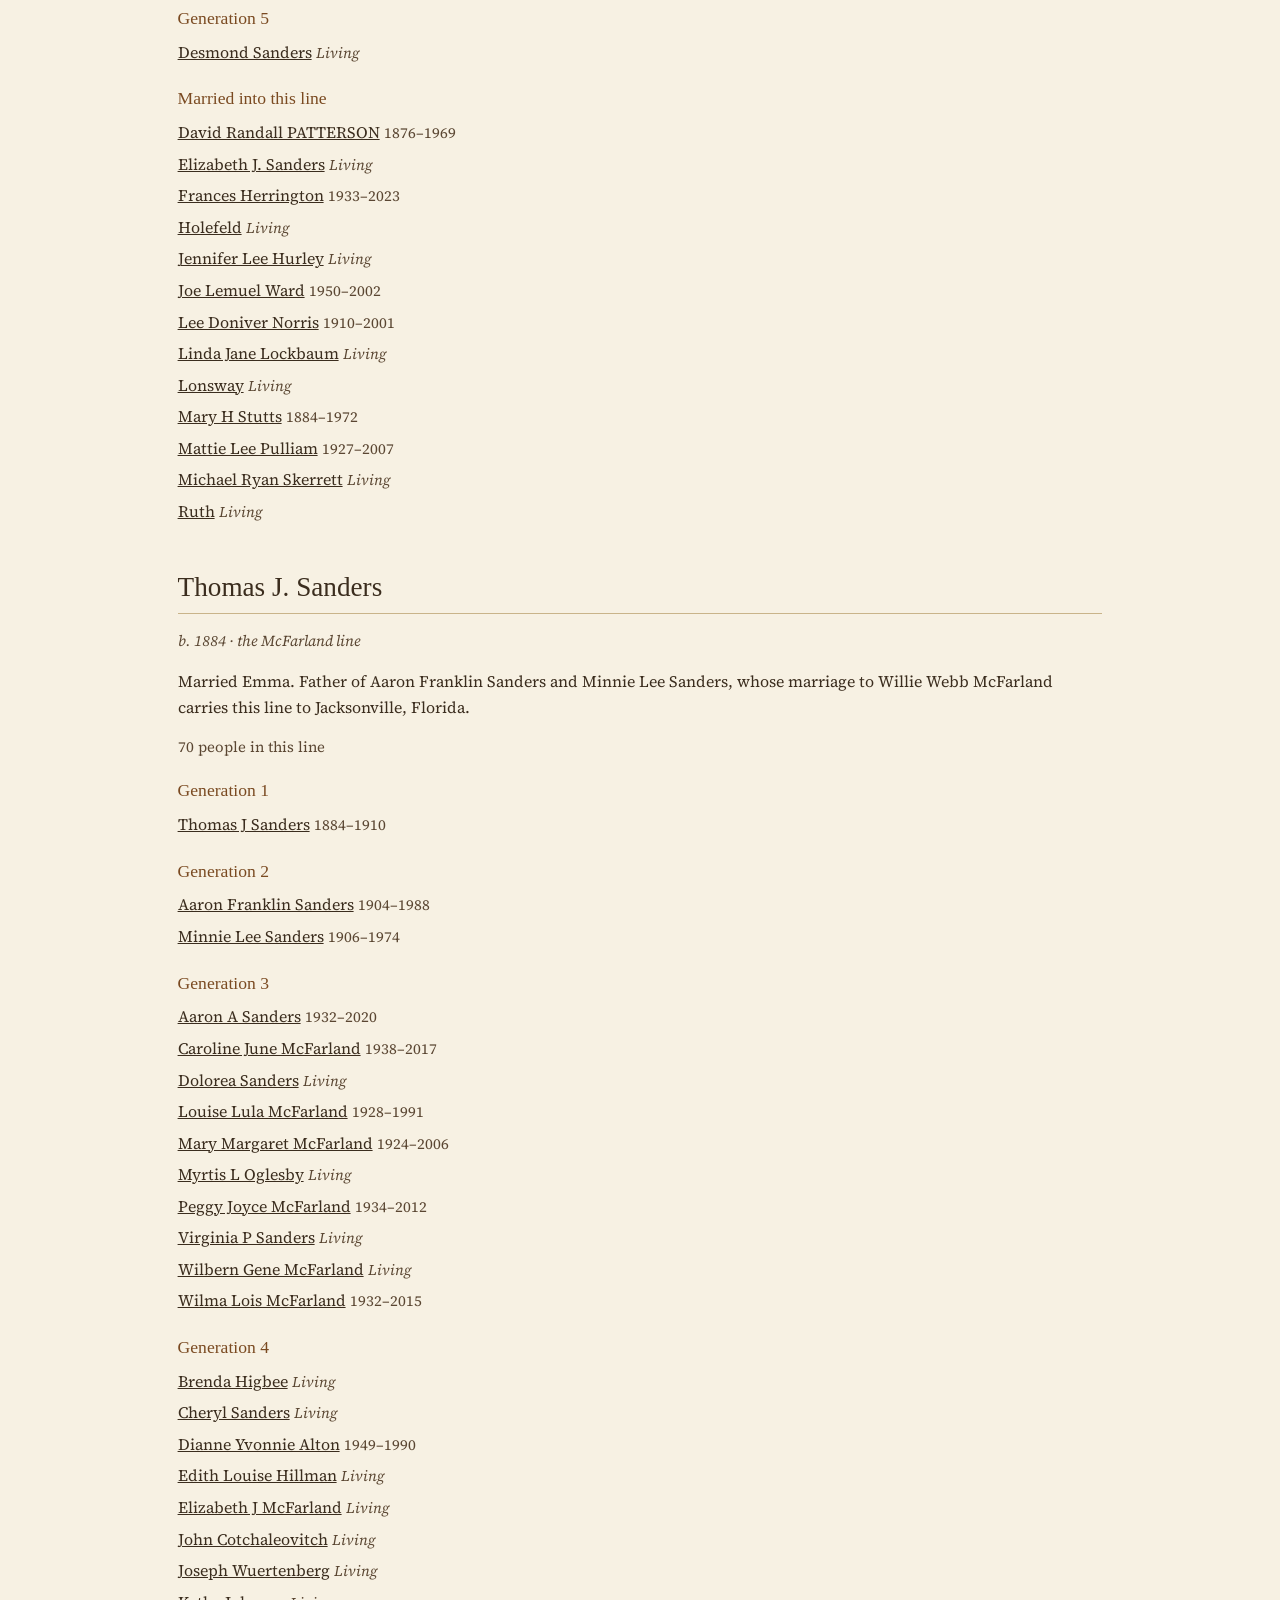
<file: lines.html>
<!DOCTYPE html>
<html lang="en">
<head>
<meta charset="UTF-8">
<meta name="viewport" content="width=device-width, initial-scale=1.0">
<title>The Five Lines — Sanders Family Roots</title>
<meta name="description" content="The five lines of the Sanders family — Jehu Barry, Thorough Good, Lucy Ophelia, George Lionel, and Thomas J. — with every recorded descendant by generation.">
<link rel="preconnect" href="https://fonts.googleapis.com">
<link rel="preconnect" href="https://fonts.gstatic.com" crossorigin>
<link href="https://fonts.googleapis.com/css2?family=IM+Fell+English+SC&family=IM+Fell+English:ital@0;1&family=Source+Serif+4:opsz,wght@8..60,400;8..60,600&display=swap" rel="stylesheet">
<link rel="stylesheet" href="styles.css">
</head>
<body>

<header class="masthead compact">
  <h1 class="site-title">Sanders Family Roots</h1>
  <p class="site-subtitle">The Five Lines</p>
</header>

<nav class="main-nav" aria-label="Main">
  <a href="index.html">Home</a>
  <a href="project-news.html">Project News</a>
  <a href="share.html" class="nav-new">Share &amp; Contact</a>
  <a href="lines.html" aria-current="page">Family Lines</a>
  <a href="people.html">People</a>
  <a href="memorials.html">Memorials</a>
  <a href="they-served.html">They Served</a>
  <a href="people.html#search">Search</a>
  <a href="index.html#archive">The Archive</a>
</nav>

<main id="lines-view">

  <section>
    <h2>The Five Lines</h2>
    <p>Joseph Pearson Sanders and Mary Berry &ldquo;Polly&rdquo; Everitt raised five children who lived to adulthood. Each heads a line below, with their descendants listed by generation. Living relatives appear by name only.</p>
  </section>

  <section id="jehu" class="line-section">
    <h2>Jehu Barry Sanders</h2>
    <p class="line-dates">1866–1917 &middot; of Richton, Mississippi</p>
    <p>Married Sarah Ann Elizabeth Menasco. Their son William Dewitt Sanders heads the largest branch of the family, with twelve children of his own.</p>
    <p class="line-count person-meta"></p>
    <div class="line-members"><p>Loading…</p></div>
  </section>

  <section id="thorough-good" class="line-section">
    <h2>Thorough Good Sanders</h2>
    <p class="line-dates">1869–1949 &middot; of Pensacola, Florida</p>
    <p>Married Nancy J. Roberts, and later Lula Frances Donaldson. Father of Joseph Survan Sanders and grandfather of a wide Pensacola family.</p>
    <p class="line-count person-meta"></p>
    <div class="line-members"><p>Loading…</p></div>
  </section>

  <section id="lucy" class="line-section">
    <h2>Lucy Ophelia Sanders</h2>
    <p class="line-dates">b. 1874 &middot; the Bates line</p>
    <p>Married John Bates. Mother of Percy Lee Bates, Eddie Bates, and Will Eley Bates; her descendants spread across Mississippi&rsquo;s Gulf Coast.</p>
    <p class="line-count person-meta"></p>
    <div class="line-members"><p>Loading…</p></div>
  </section>

  <section id="george" class="line-section">
    <h2>George Lionel Sanders</h2>
    <p class="line-dates">c. 1881–1946 &middot; of Greene County, Mississippi</p>
    <p>Married Mary Elizabeth Stutts in 1906. Father of Eva Maggie, Fannie Mae, Lena Elizabeth, Joseph Everett, and Grover Cleveland Sanders.</p>
    <p class="line-count person-meta"></p>
    <div class="line-members"><p>Loading…</p></div>
  </section>

  <section id="thomas" class="line-section">
    <h2>Thomas J. Sanders</h2>
    <p class="line-dates">b. 1884 &middot; the McFarland line</p>
    <p>Married Emma. Father of Aaron Franklin Sanders and Minnie Lee Sanders, whose marriage to Willie Webb McFarland carries this line to Jacksonville, Florida.</p>
    <p class="line-count person-meta"></p>
    <div class="line-members"><p>Loading…</p></div>
  </section>

</main>

<footer>
  <p>Sanders Family Roots &middot; Researched and kept by Samuel Lee Sanders Jr.</p>
  <p class="footer-note">A work in progress. Conflicts in the records are shown as they stand, with sources — if you hold a document that settles one, the family wants to see it.</p>
</footer>

<script src="site.js"></script>
</body>
</html>
</file>
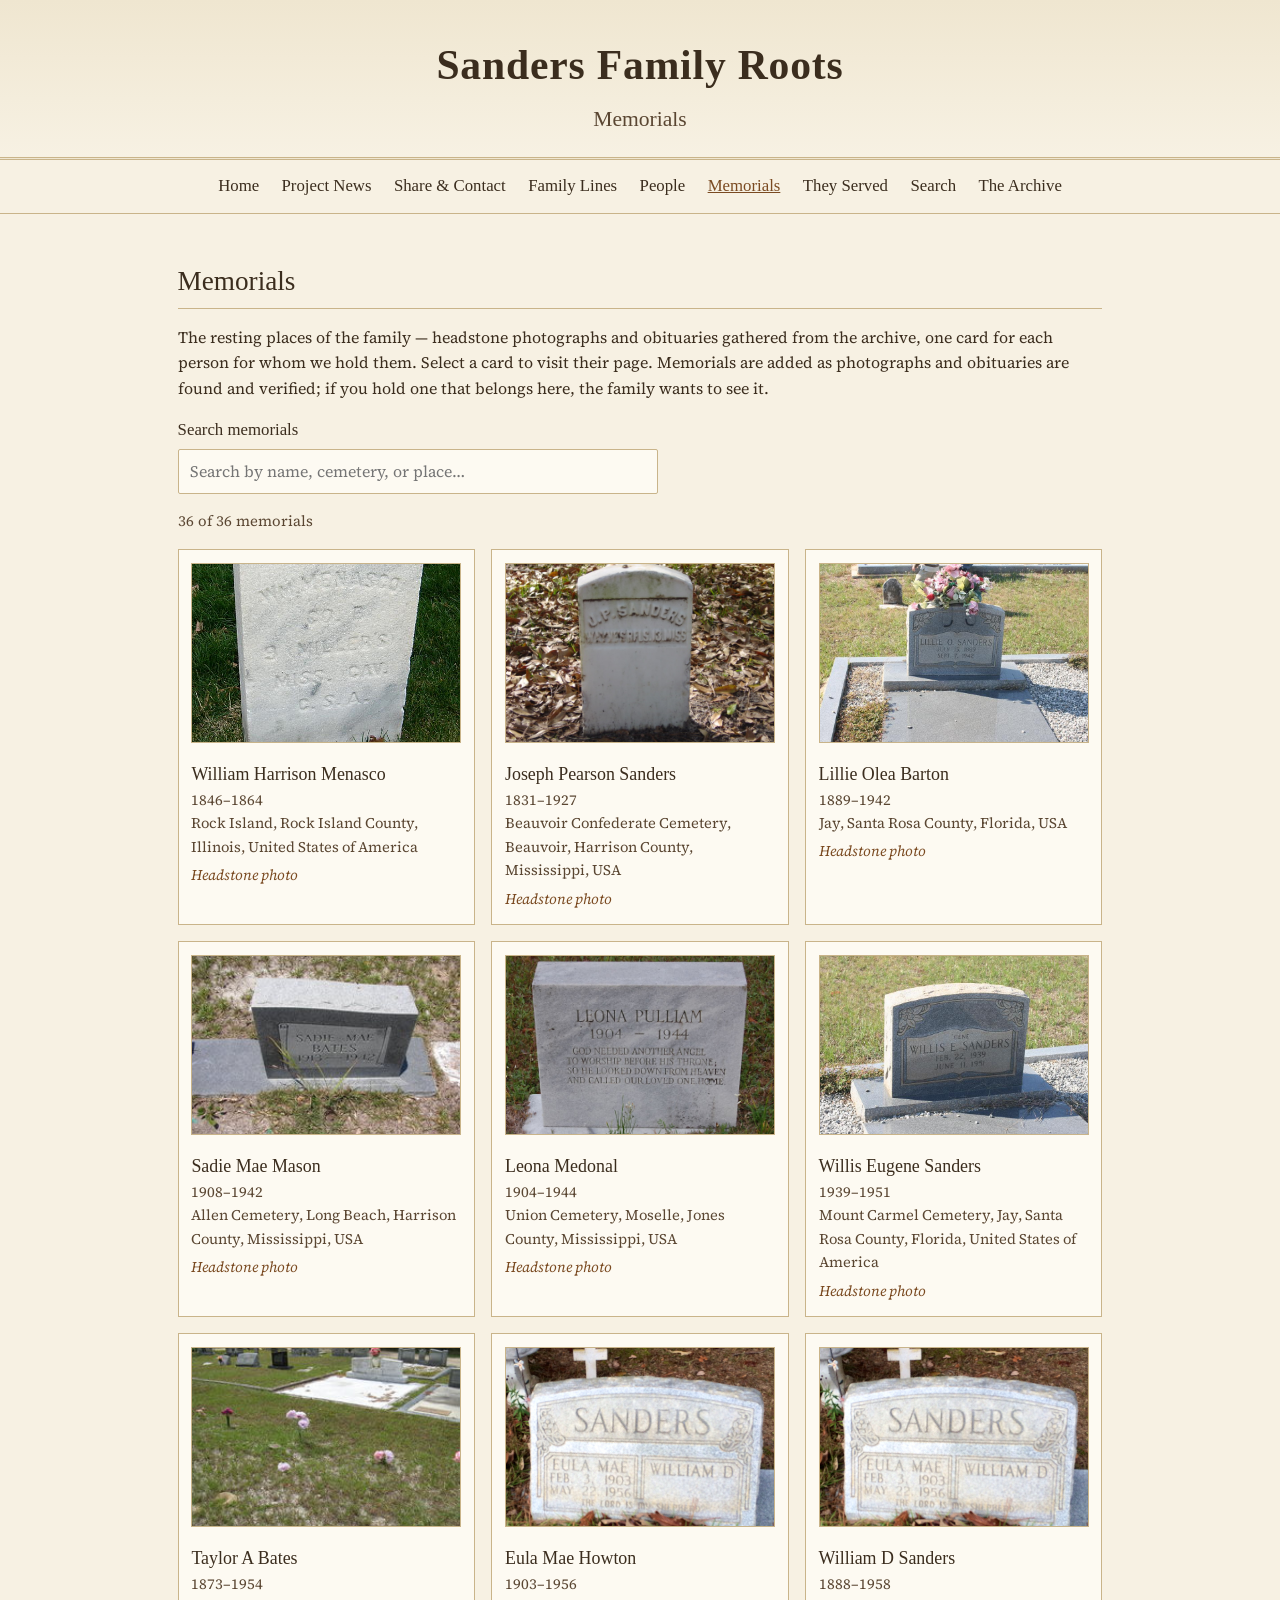
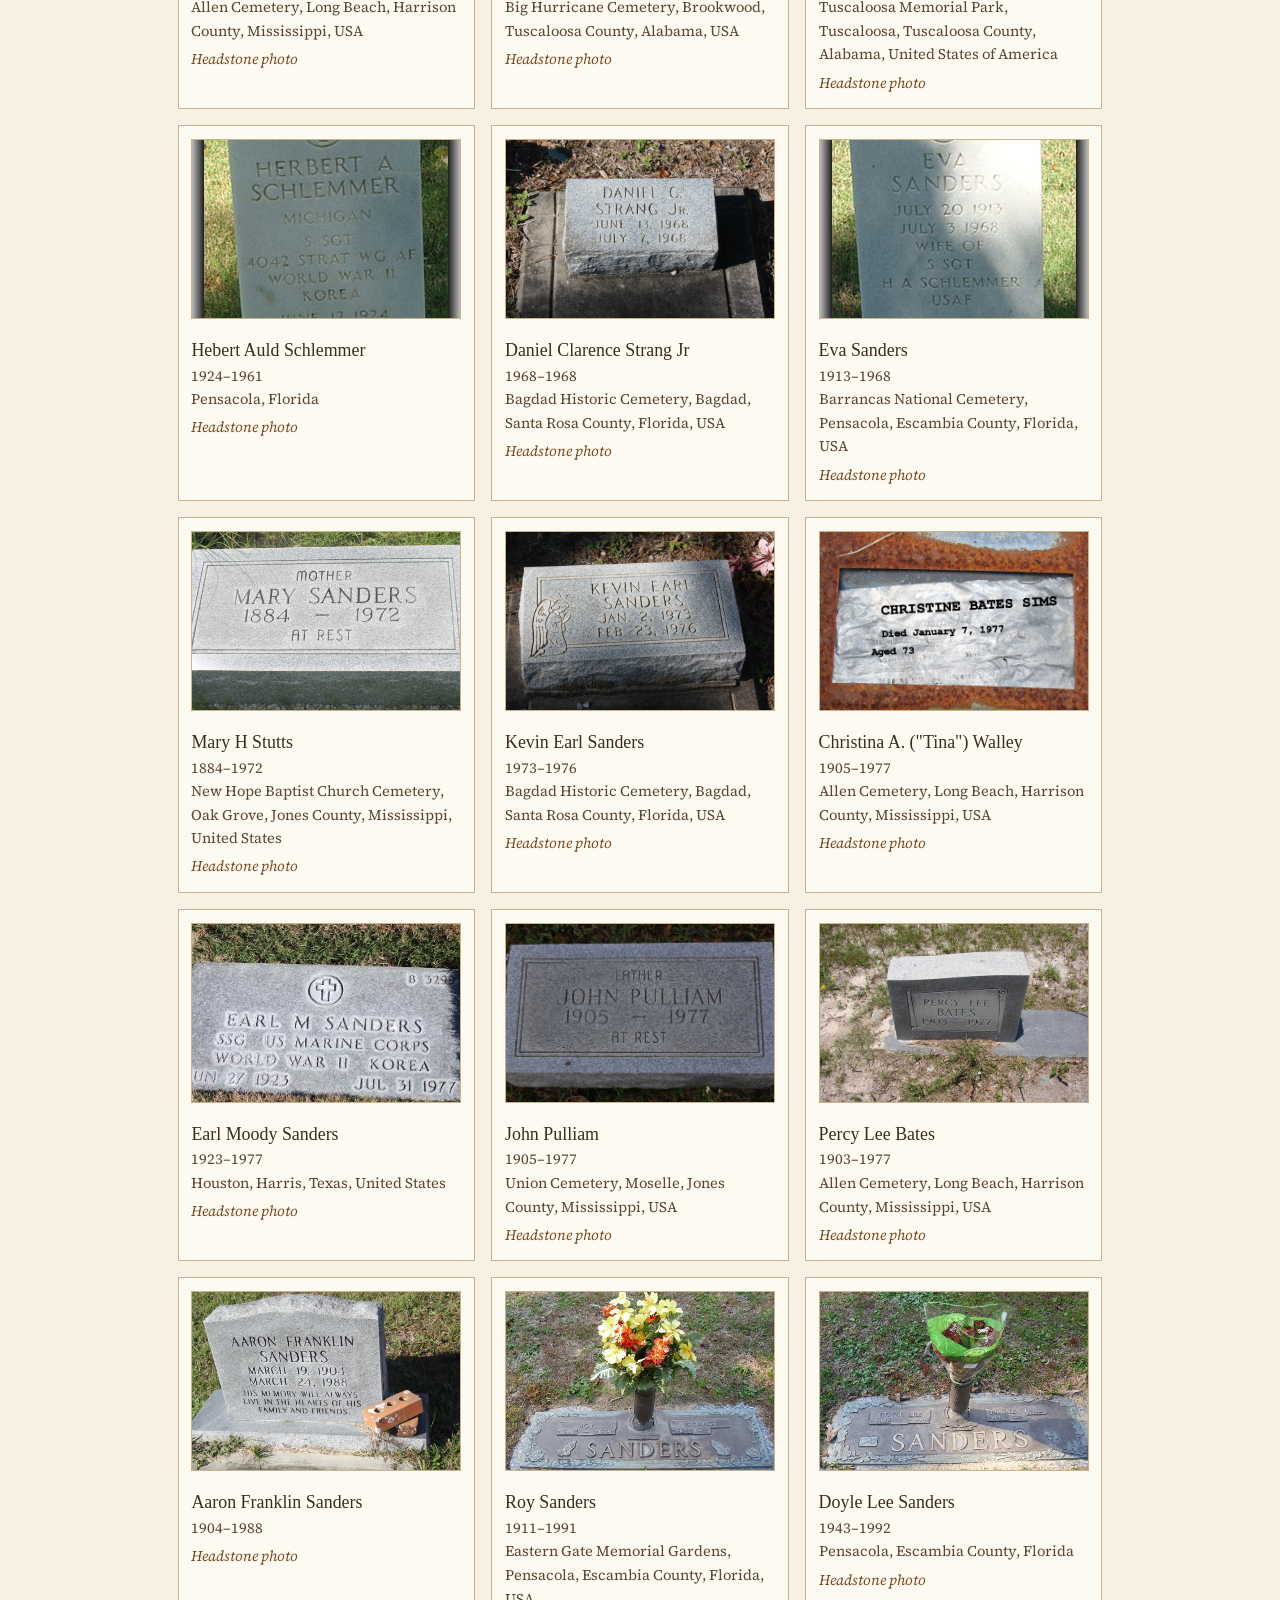
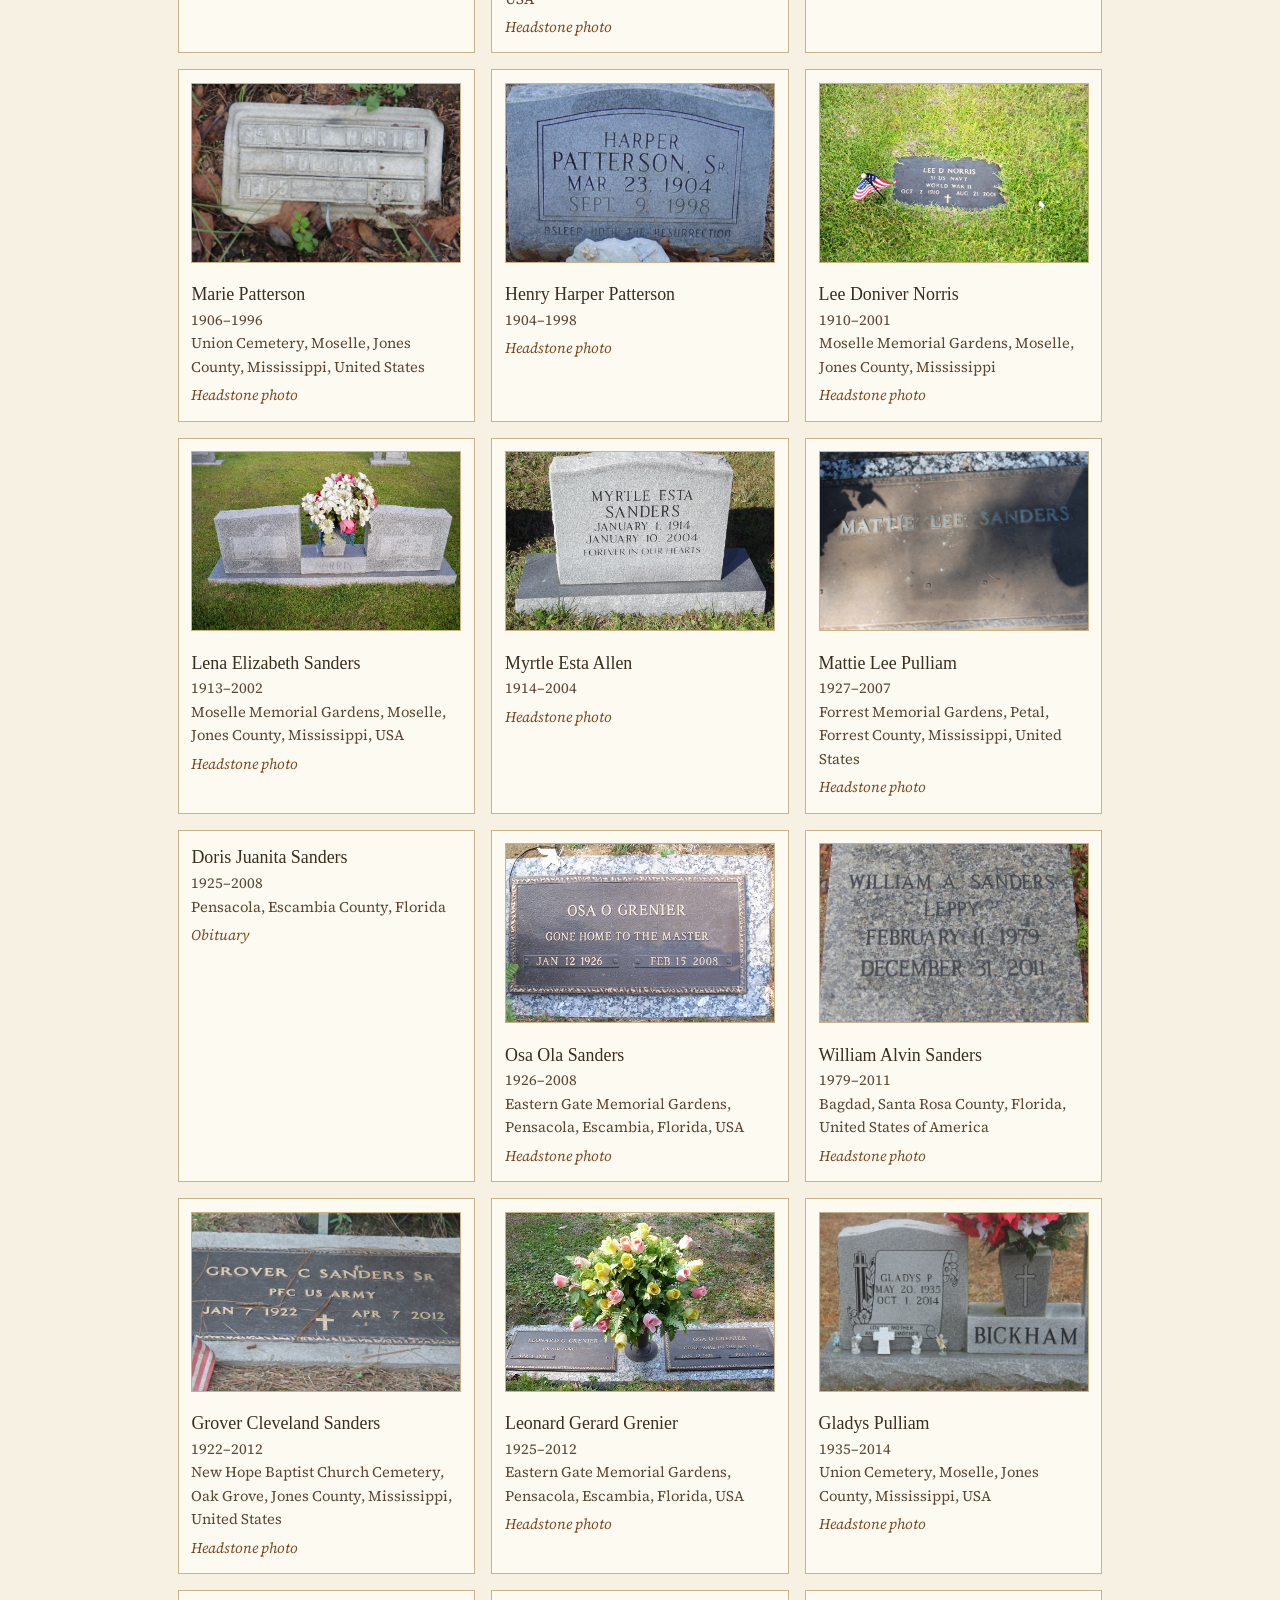
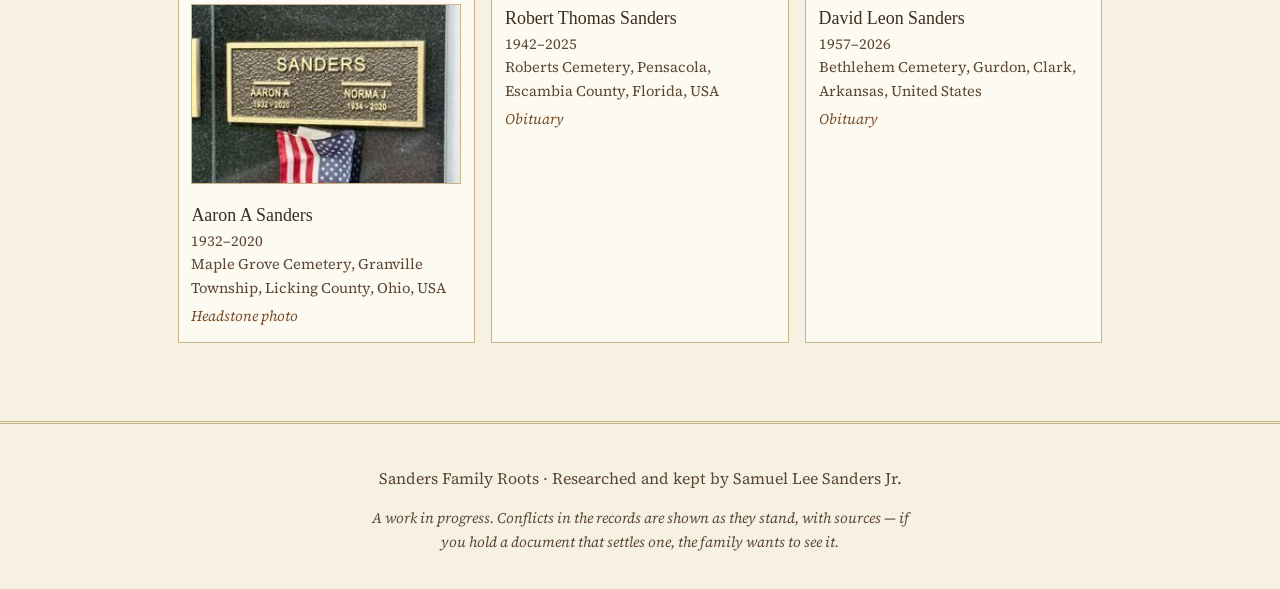
<file: memorials.html>
<!DOCTYPE html>
<html lang="en">
<head>
<meta charset="UTF-8">
<meta name="viewport" content="width=device-width, initial-scale=1.0">
<title>Memorials — Sanders Family Roots</title>
<meta name="description" content="Headstone photographs and obituaries of the Sanders family — the resting places of the people of the tree.">
<link rel="preconnect" href="https://fonts.googleapis.com">
<link rel="preconnect" href="https://fonts.gstatic.com" crossorigin>
<link href="https://fonts.googleapis.com/css2?family=IM+Fell+English+SC&family=IM+Fell+English:ital@0;1&family=Source+Serif+4:opsz,wght@8..60,400;8..60,600&display=swap" rel="stylesheet">
<link rel="stylesheet" href="styles.css">
</head>
<body>

<header class="masthead compact">
  <h1 class="site-title">Sanders Family Roots</h1>
  <p class="site-subtitle">Memorials</p>
</header>

<nav class="main-nav" aria-label="Main">
  <a href="index.html">Home</a>
  <a href="project-news.html">Project News</a>
  <a href="share.html" class="nav-new">Share &amp; Contact</a>
  <a href="lines.html">Family Lines</a>
  <a href="people.html">People</a>
  <a href="memorials.html" aria-current="page">Memorials</a>
  <a href="they-served.html">They Served</a>
  <a href="people.html#search">Search</a>
  <a href="index.html#archive">The Archive</a>
</nav>

<main>
  <section>
    <h2>Memorials</h2>
    <p>The resting places of the family — headstone photographs and obituaries gathered from the archive, one card for each person for whom we hold them. Select a card to visit their page. Memorials are added as photographs and obituaries are found and verified; if you hold one that belongs here, the family wants to see it.</p>
    <p class="search-wrap">
      <label for="memorial-search">Search memorials</label>
      <input type="search" id="memorial-search" placeholder="Search by name, cemetery, or place…" autocomplete="off">
    </p>
    <p id="memorial-count" class="person-meta"></p>
    <div id="memorials-list"><p>Loading the memorials…</p></div>
  </section>
</main>

<footer>
  <p>Sanders Family Roots &middot; Researched and kept by Samuel Lee Sanders Jr.</p>
  <p class="footer-note">A work in progress. Conflicts in the records are shown as they stand, with sources — if you hold a document that settles one, the family wants to see it.</p>
</footer>

<script src="site.js"></script>
</body>
</html>
</file>
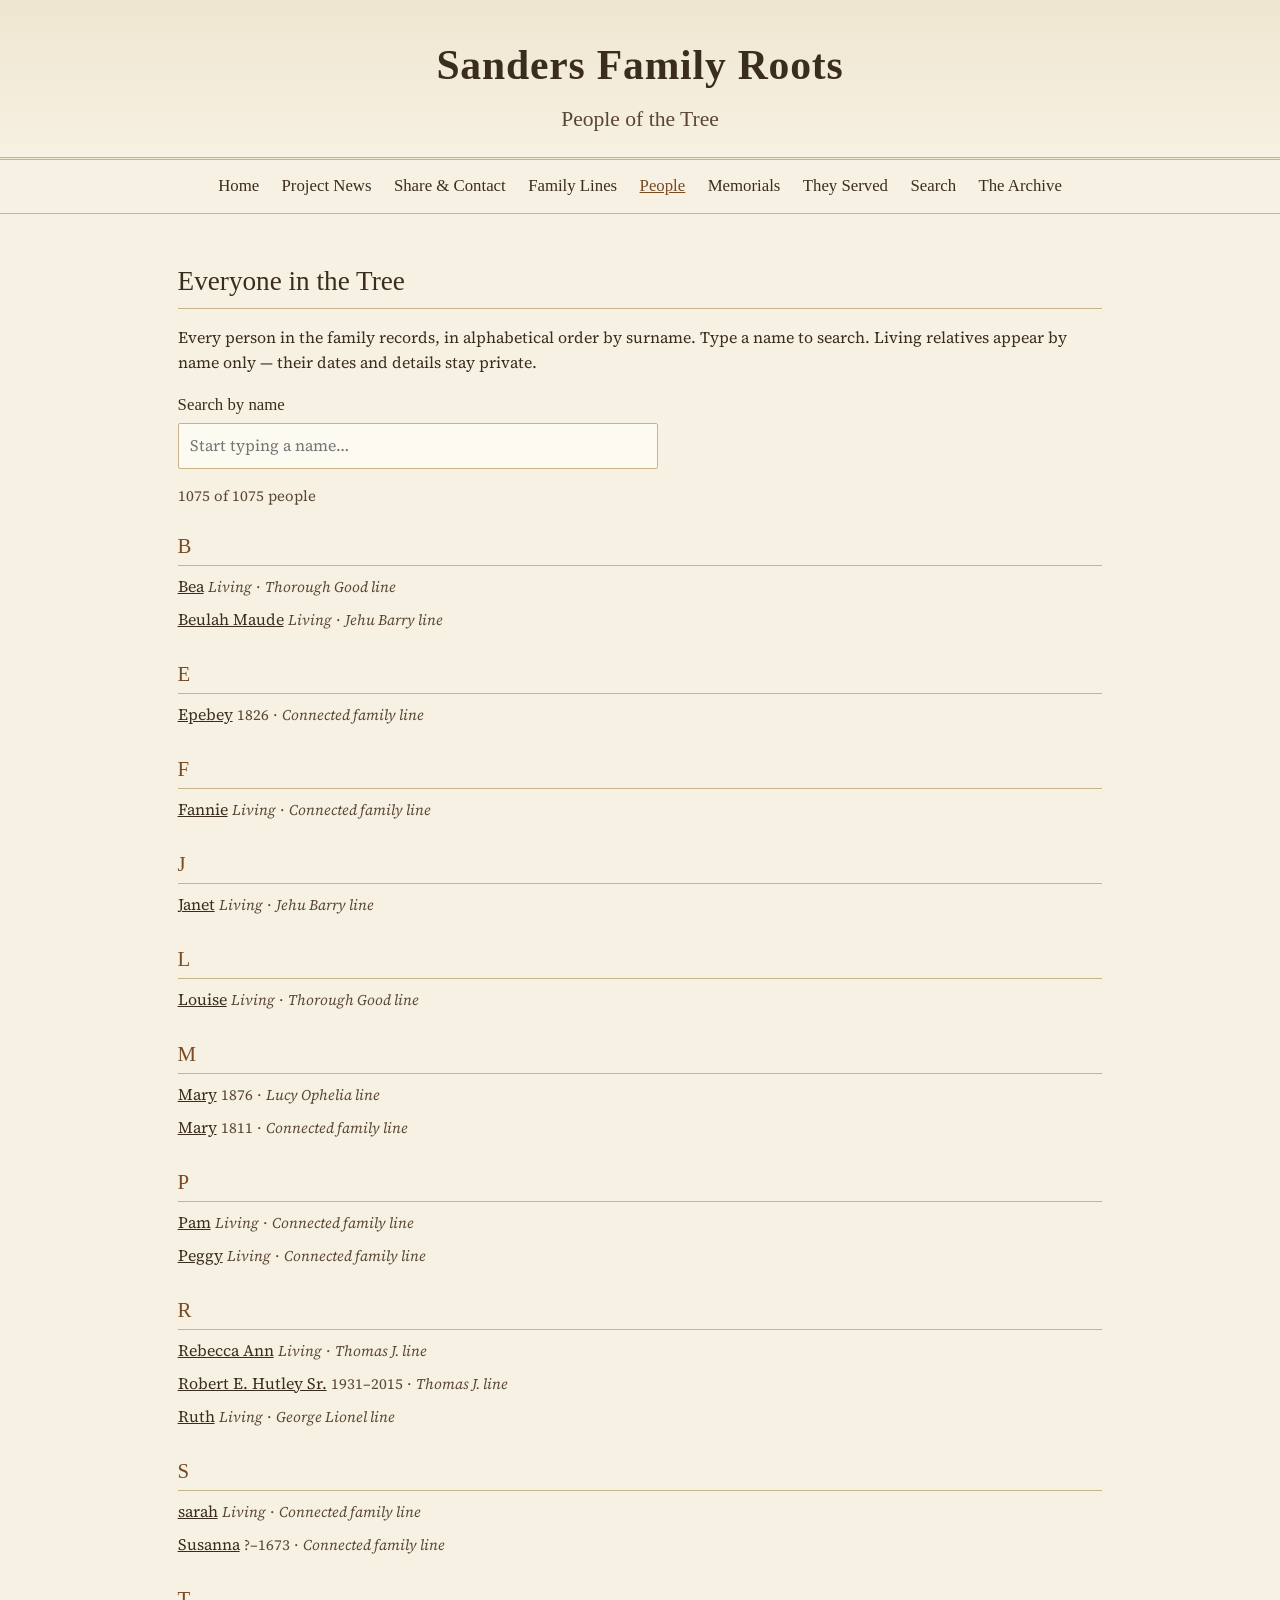
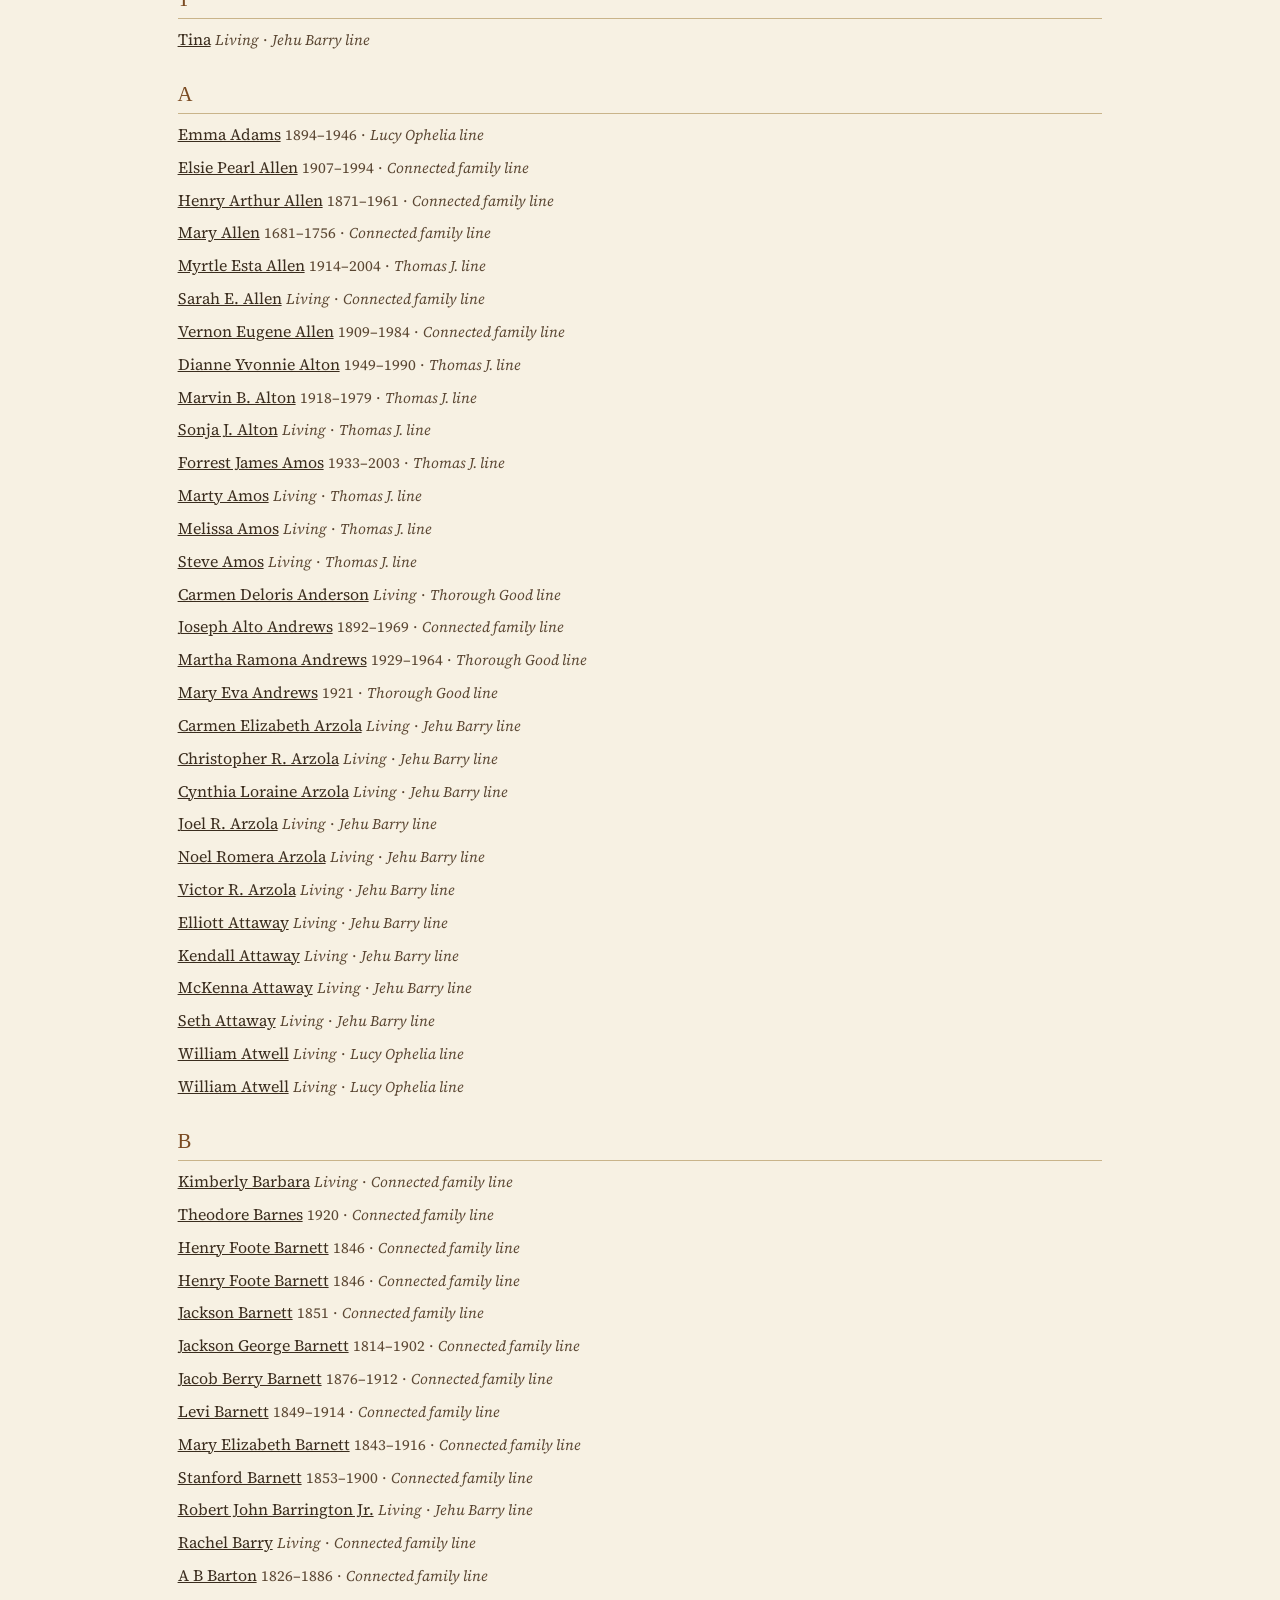
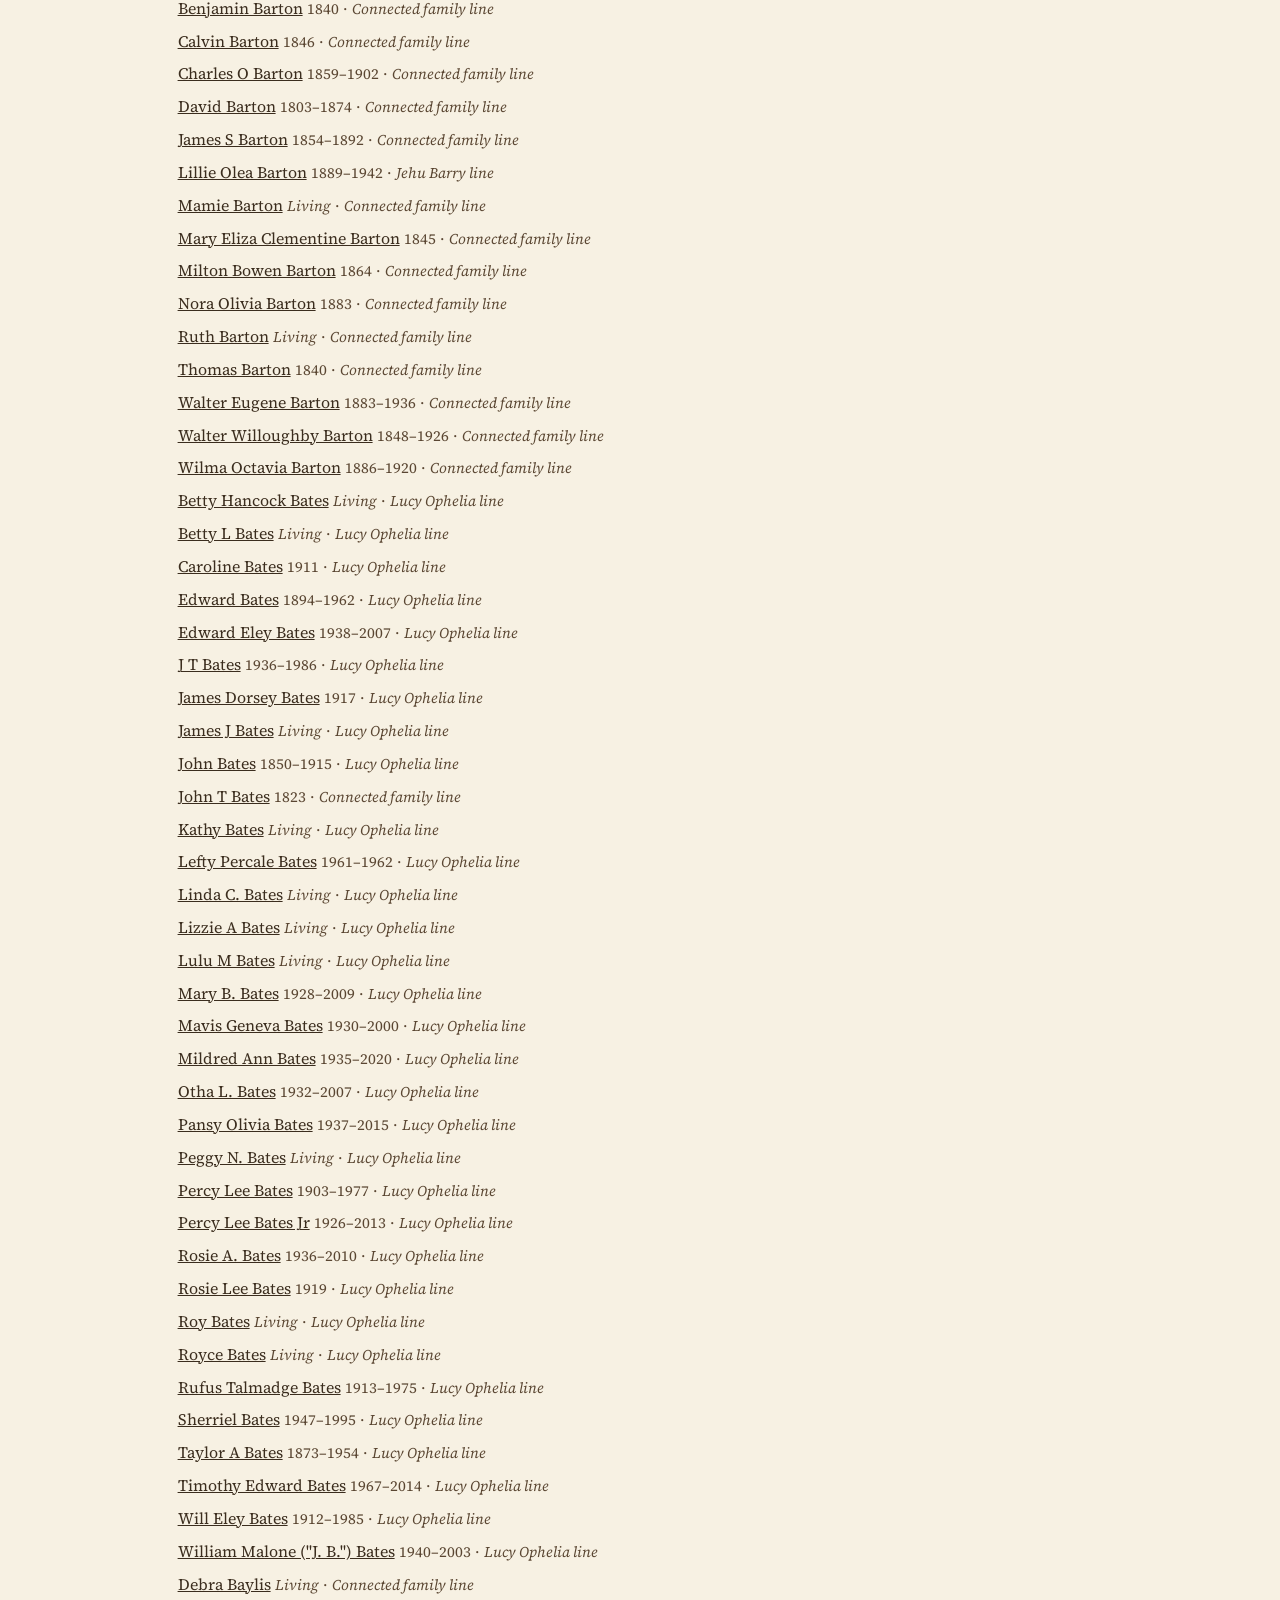
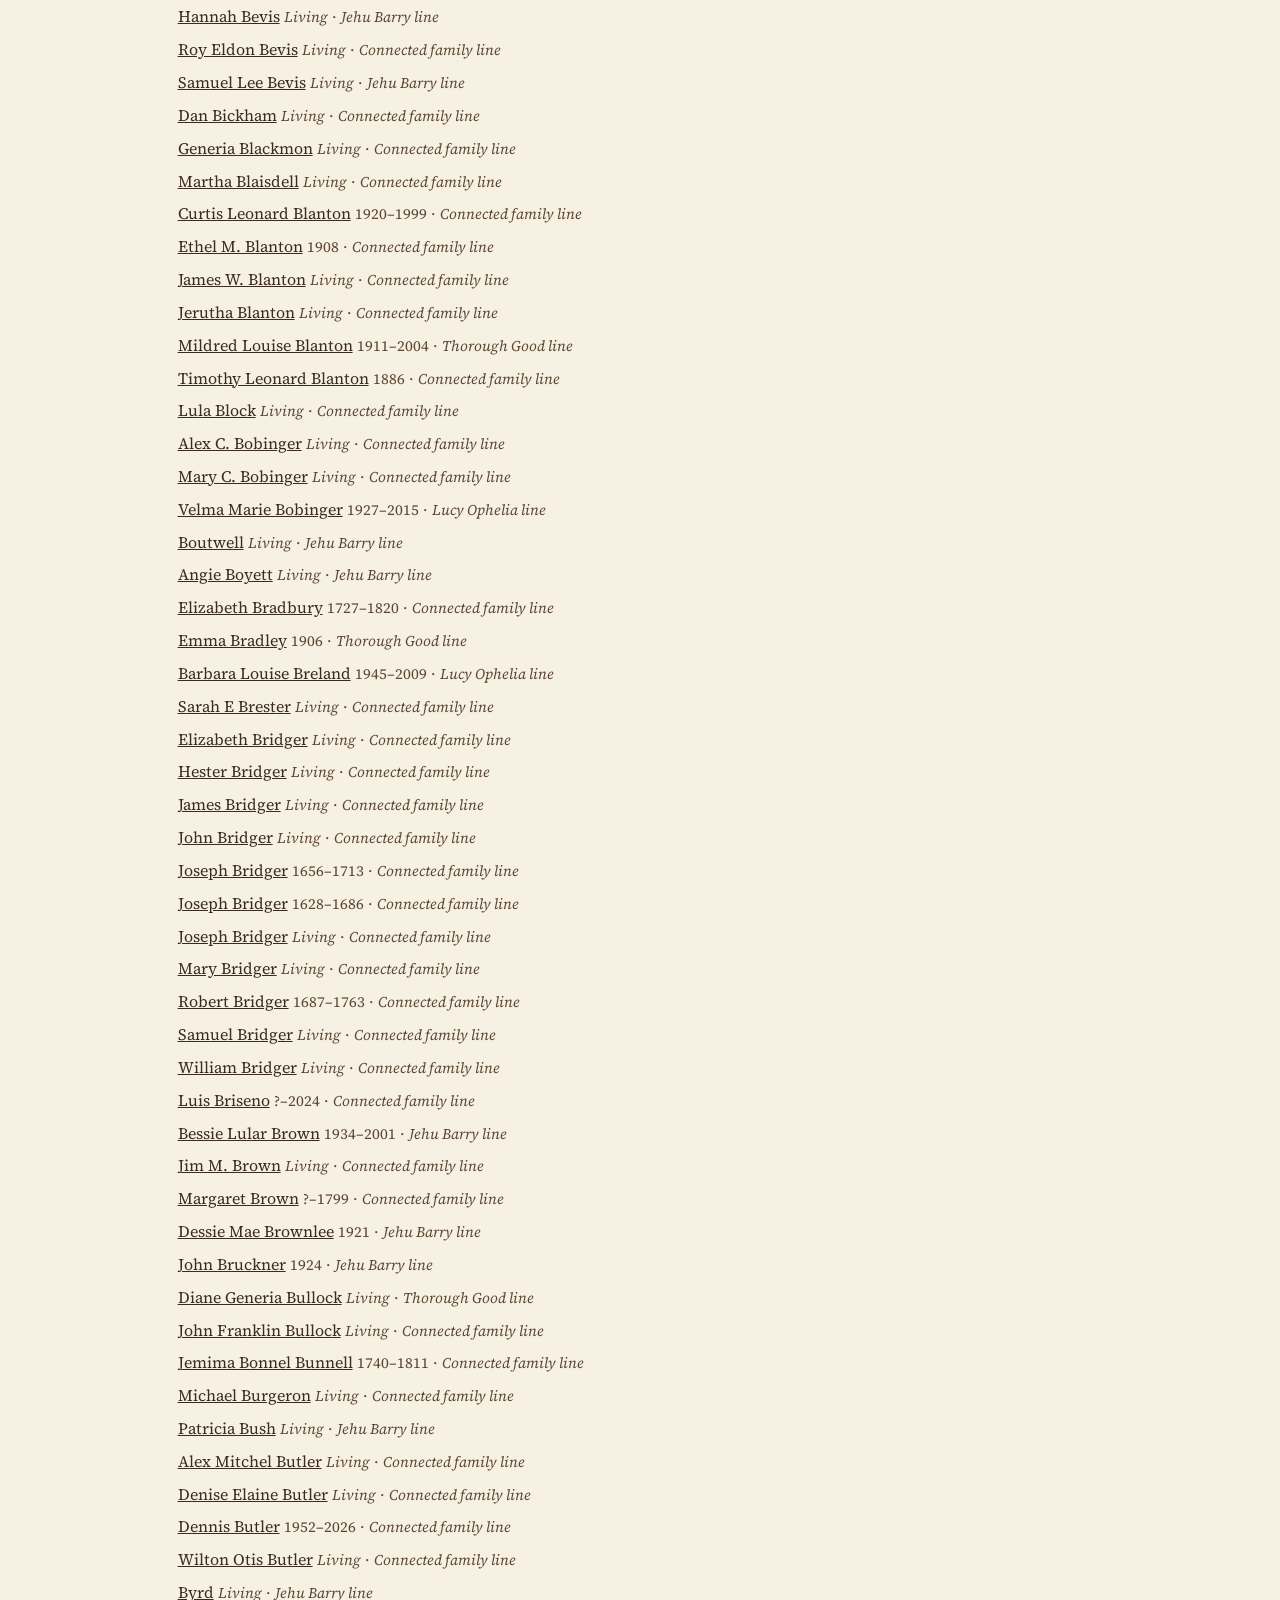
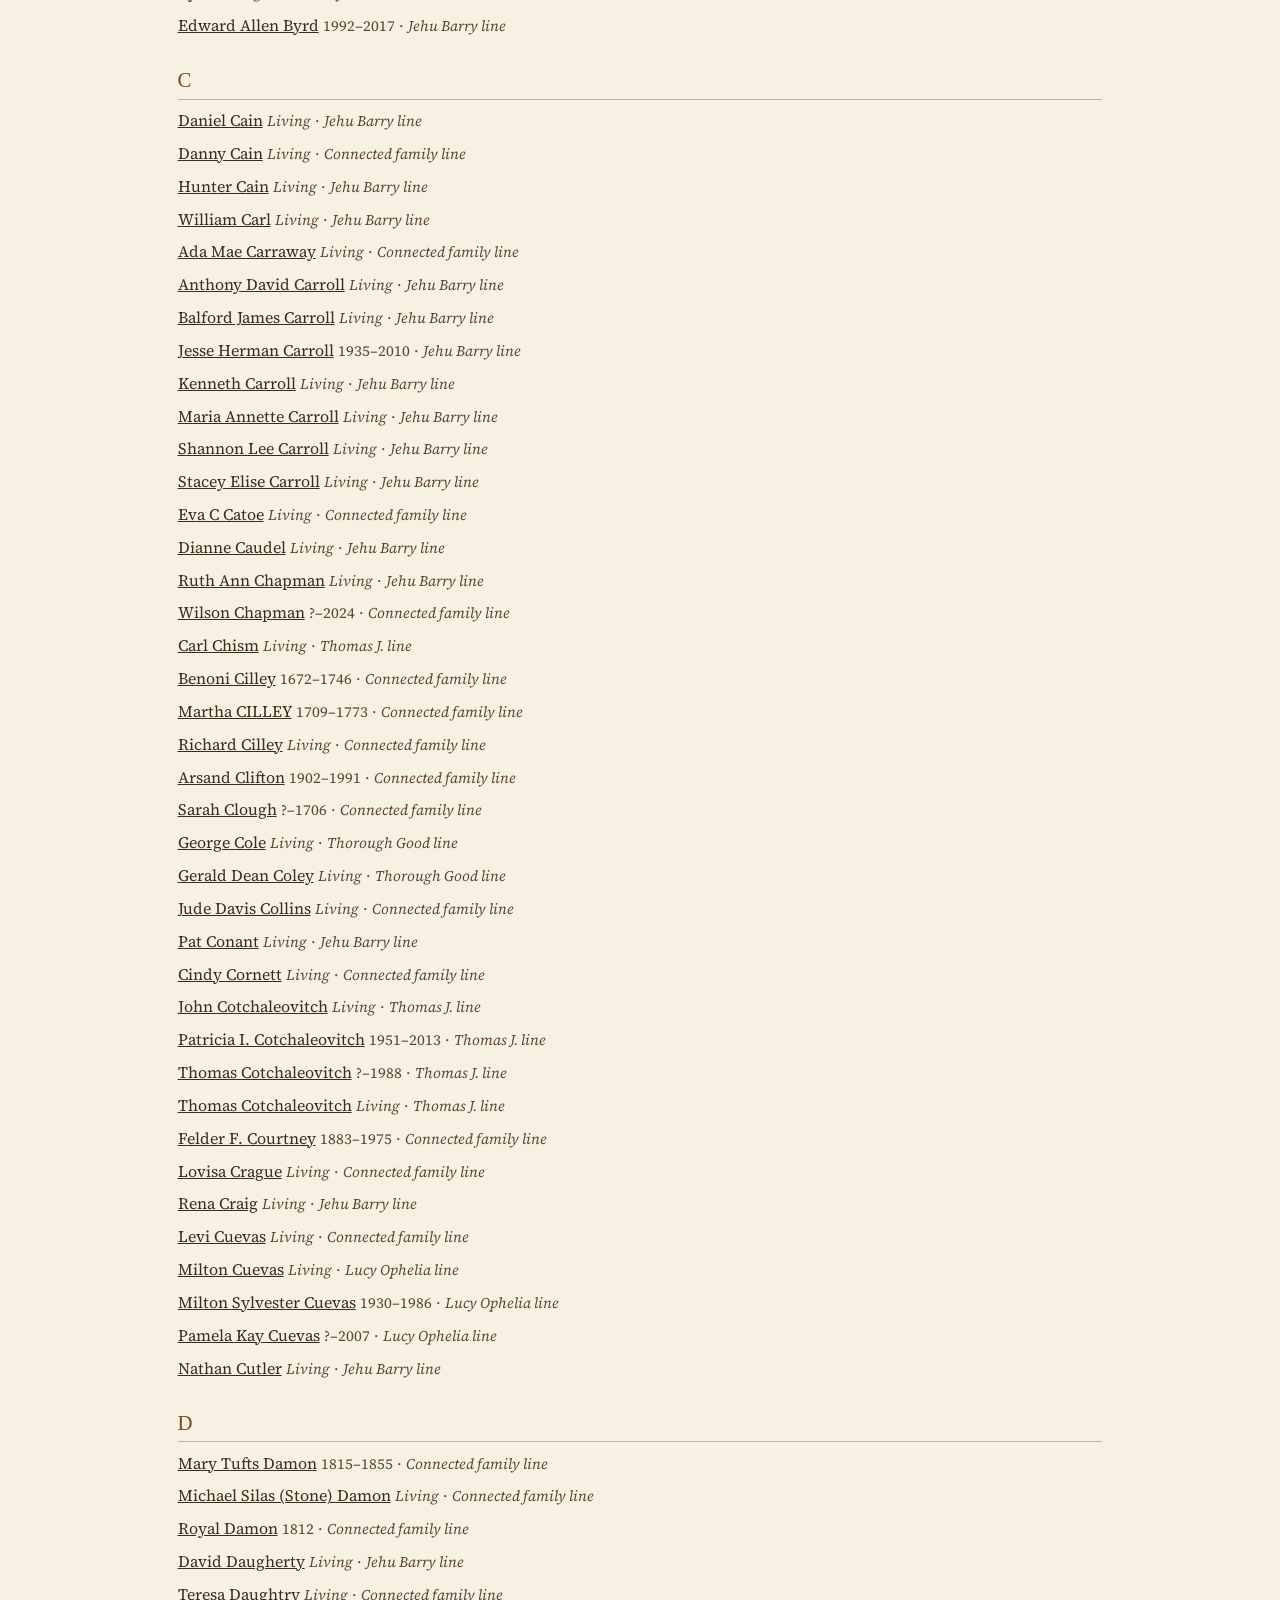
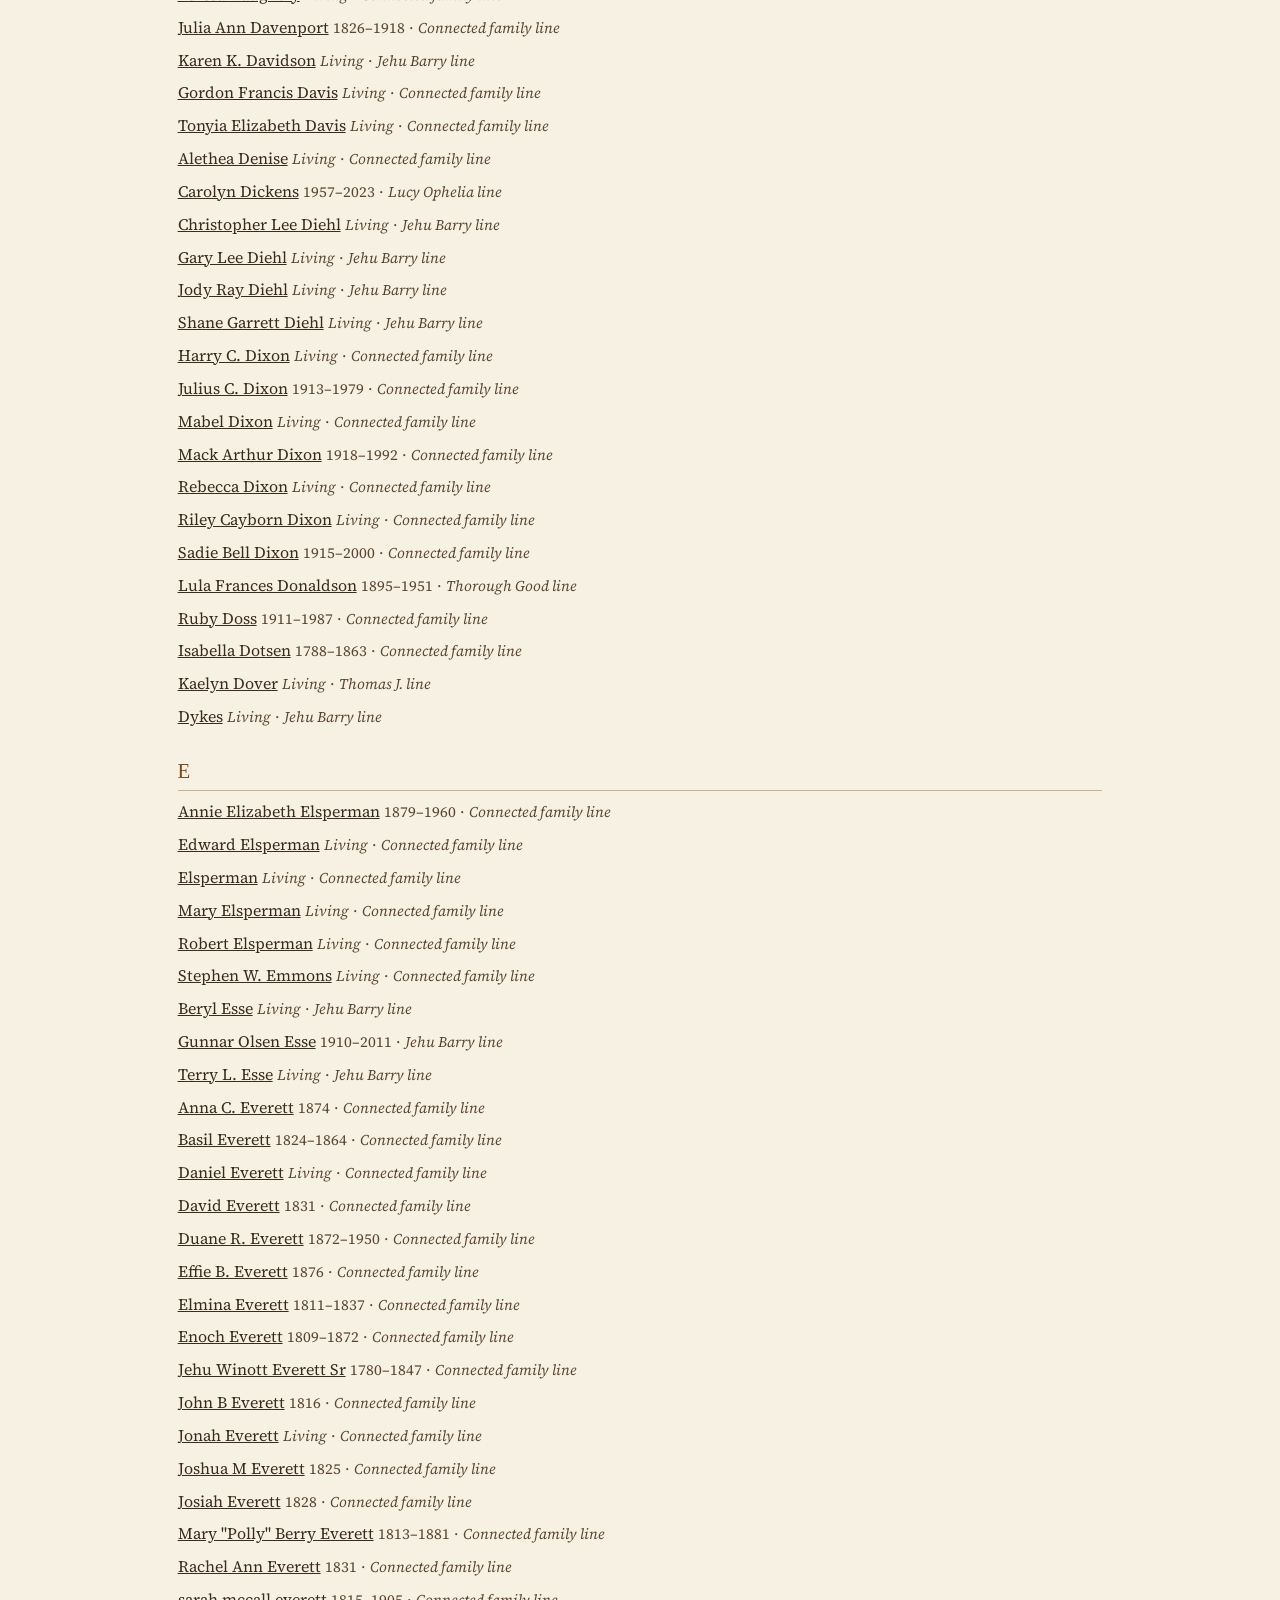
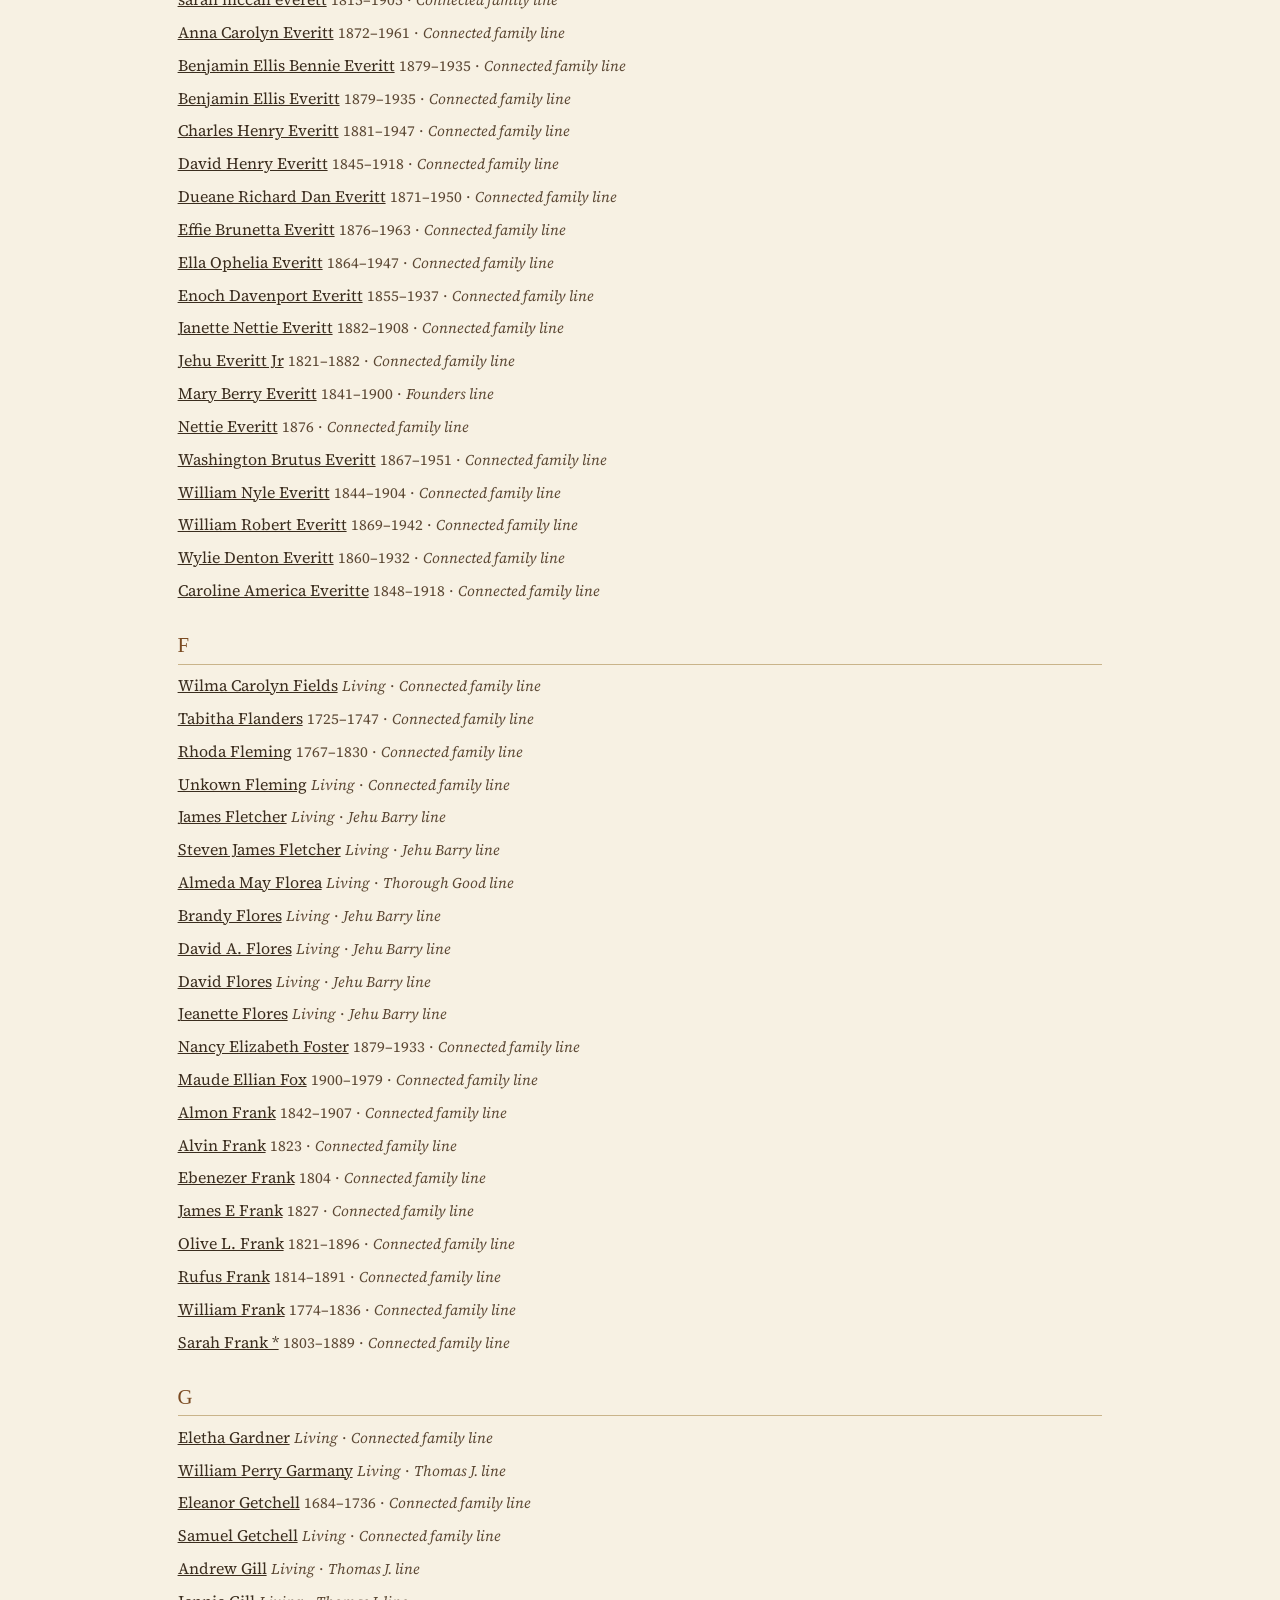
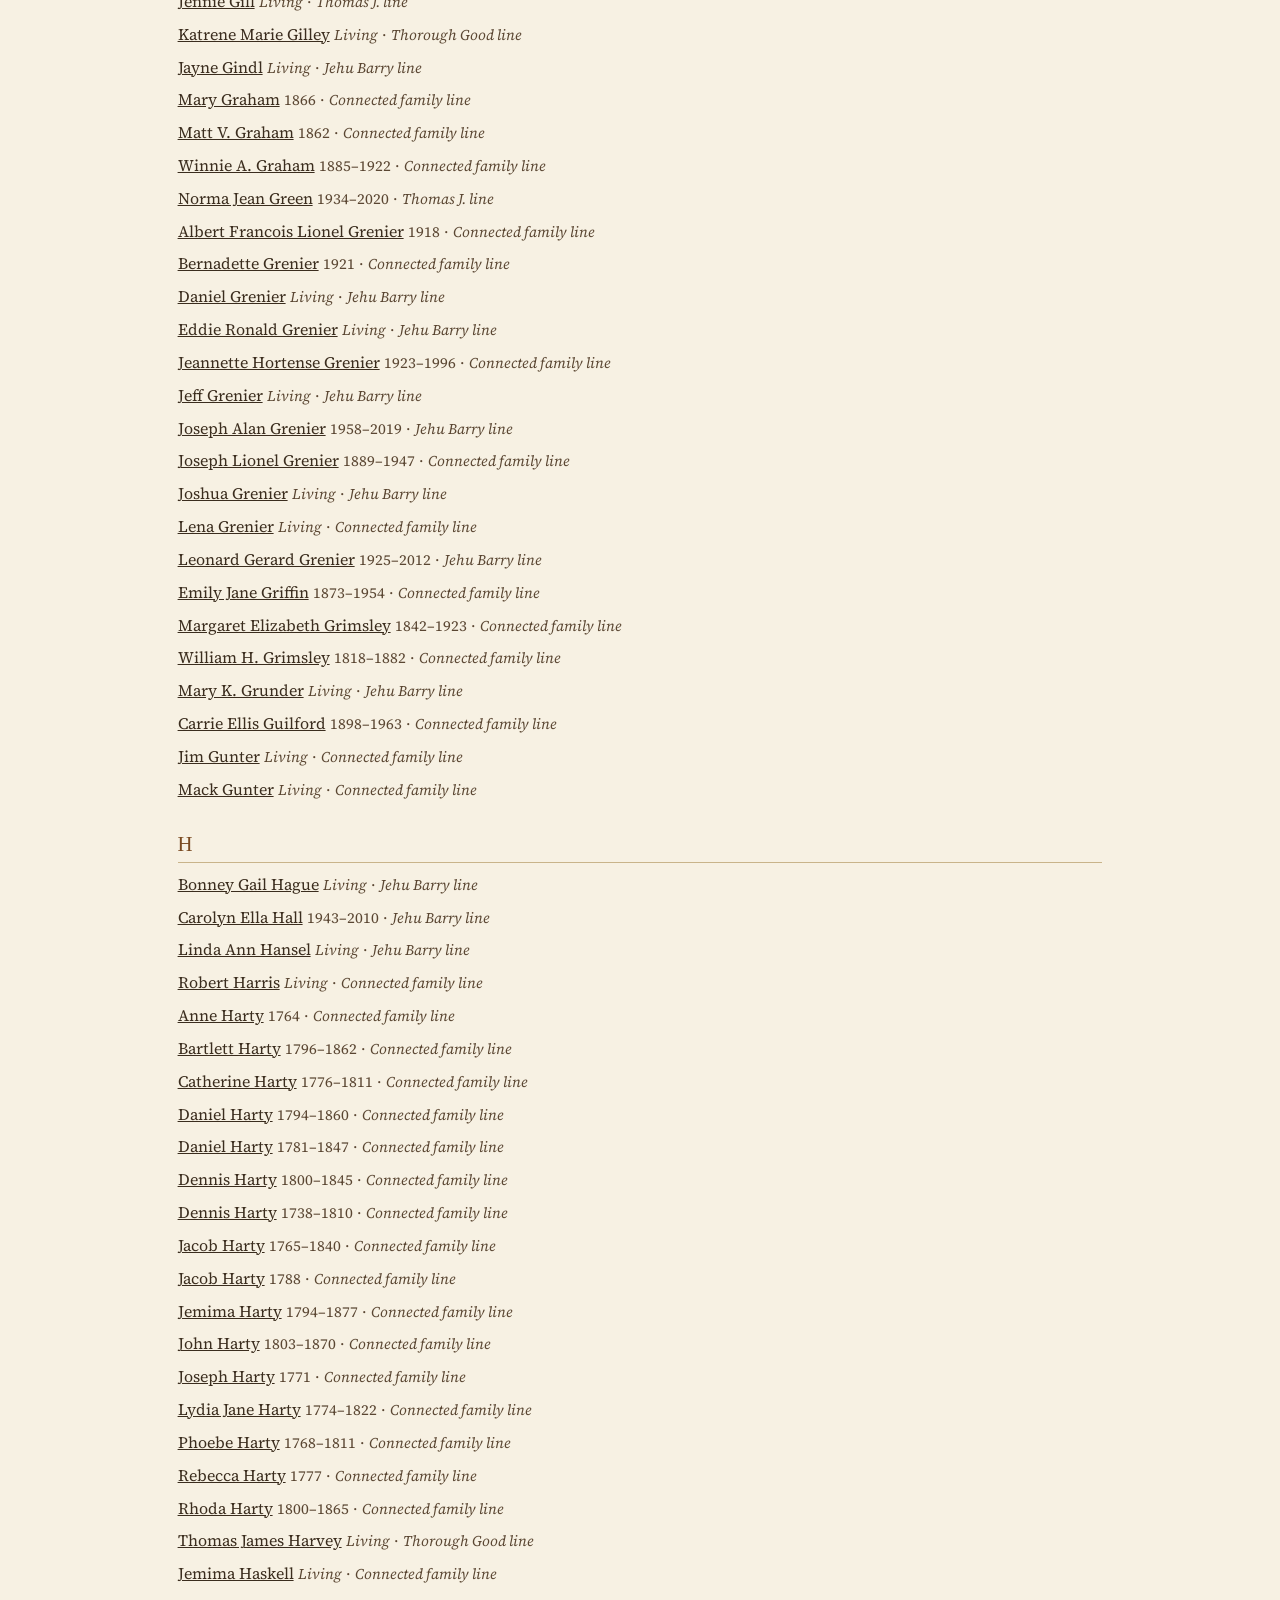
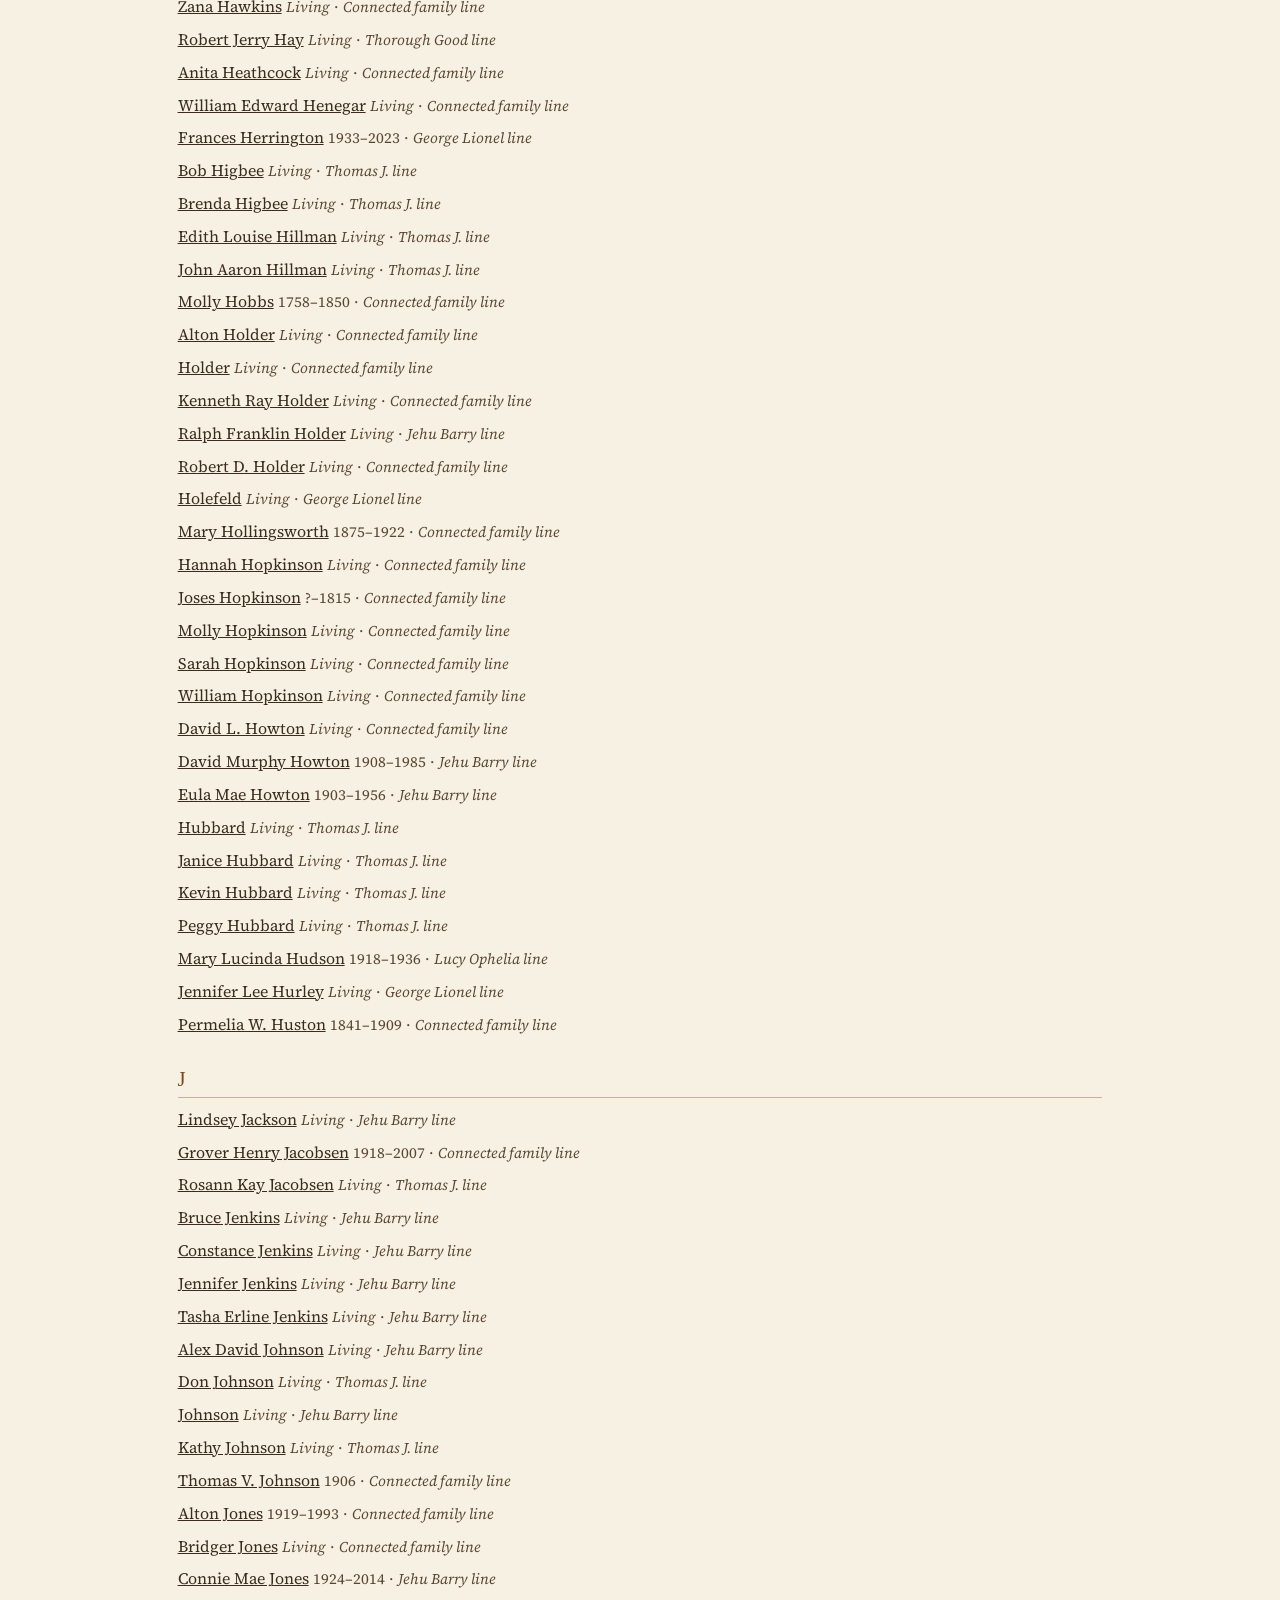
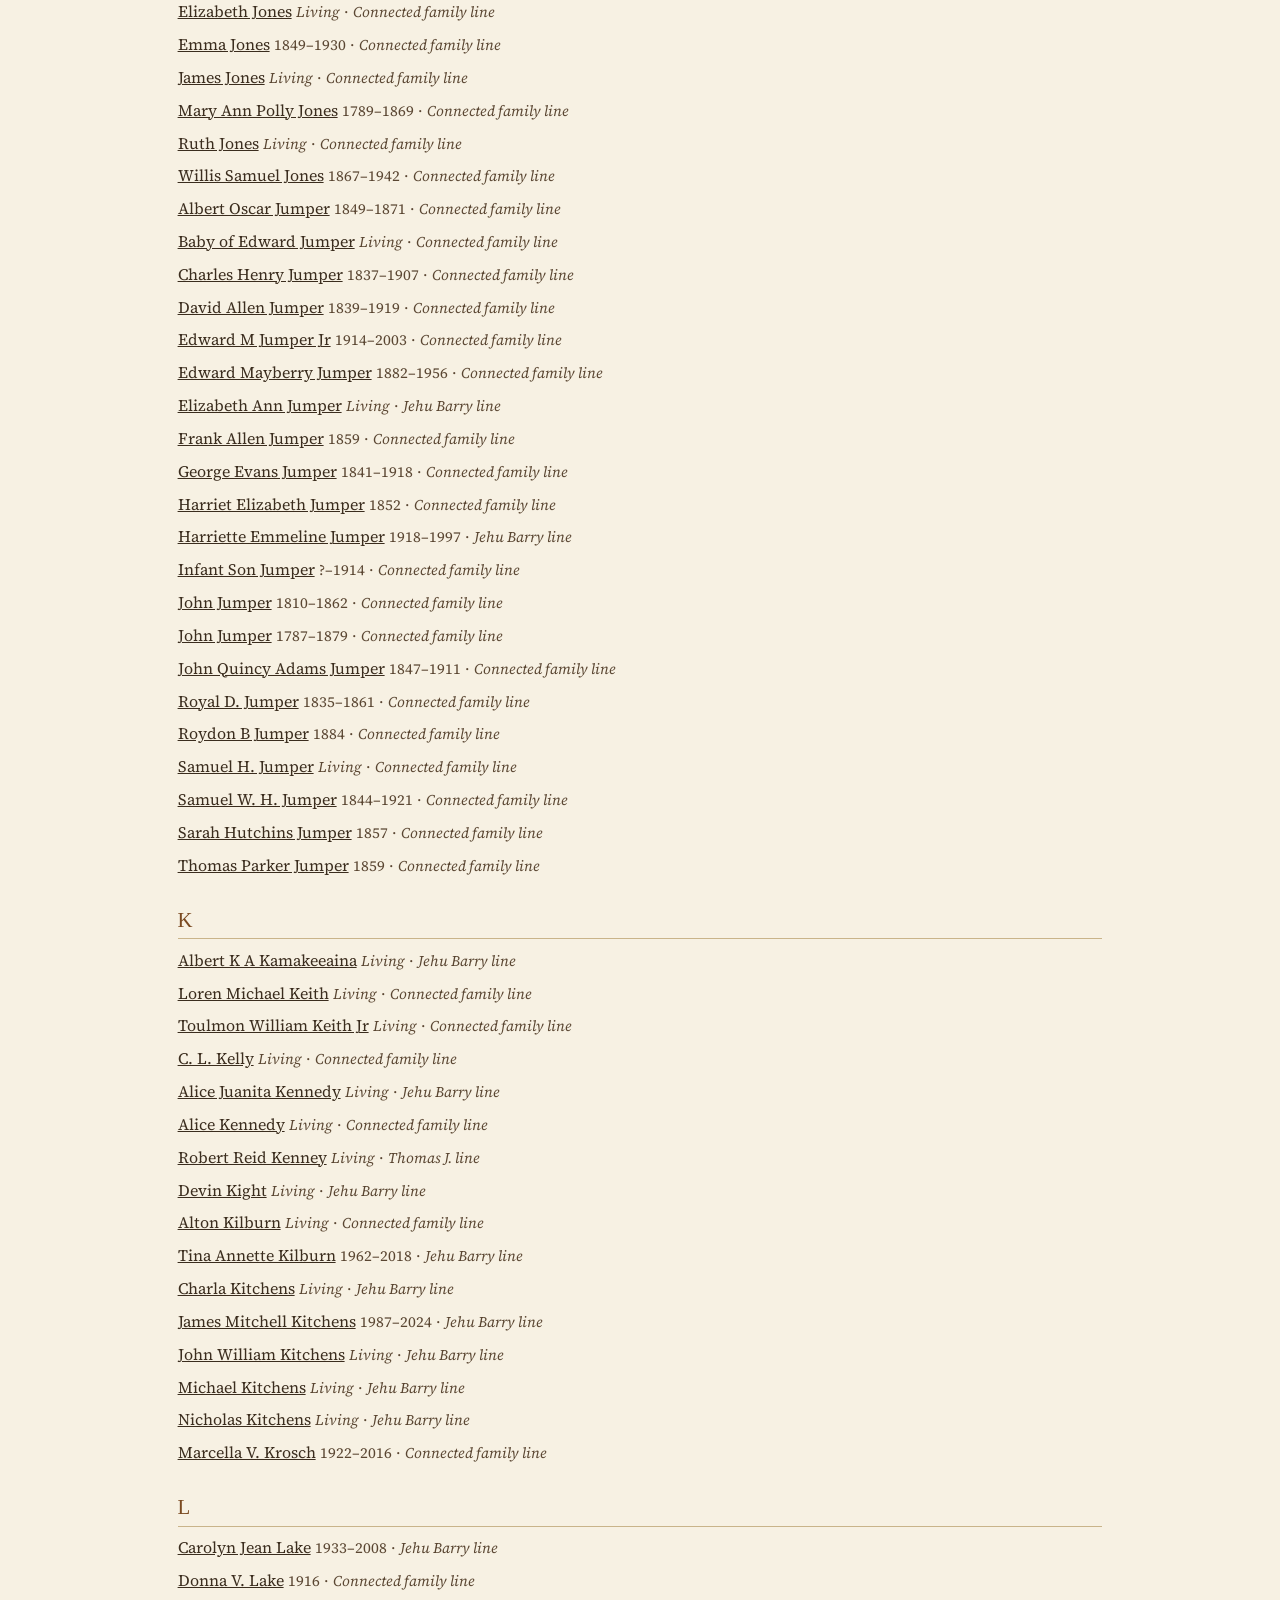
<file: people.html>
<!DOCTYPE html>
<html lang="en">
<head>
<meta charset="UTF-8">
<meta name="viewport" content="width=device-width, initial-scale=1.0">
<title>People — Sanders Family Roots</title>
<meta name="description" content="Everyone in the Sanders family tree — search by name. Living relatives are listed by name only.">
<link rel="preconnect" href="https://fonts.googleapis.com">
<link rel="preconnect" href="https://fonts.gstatic.com" crossorigin>
<link href="https://fonts.googleapis.com/css2?family=IM+Fell+English+SC&family=IM+Fell+English:ital@0;1&family=Source+Serif+4:opsz,wght@8..60,400;8..60,600&display=swap" rel="stylesheet">
<link rel="stylesheet" href="styles.css">
</head>
<body>

<header class="masthead compact">
  <h1 class="site-title">Sanders Family Roots</h1>
  <p class="site-subtitle">People of the Tree</p>
</header>

<nav class="main-nav" aria-label="Main">
  <a href="index.html">Home</a>
  <a href="project-news.html">Project News</a>
  <a href="share.html" class="nav-new">Share &amp; Contact</a>
  <a href="lines.html">Family Lines</a>
  <a href="people.html" aria-current="page">People</a>
  <a href="memorials.html">Memorials</a>
  <a href="they-served.html">They Served</a>
  <a href="people.html#search">Search</a>
  <a href="index.html#archive">The Archive</a>
</nav>

<main>
  <section>
    <h2>Everyone in the Tree</h2>
    <p>Every person in the family records, in alphabetical order by surname. Type a name to search. Living relatives appear by name only — their dates and details stay private.</p>
    <p class="search-wrap">
      <label for="people-search">Search by name</label>
      <input type="search" id="people-search" placeholder="Start typing a name…" autocomplete="off">
    </p>
    <p id="people-count" class="person-meta"></p>
    <div id="people-list"><p>Loading the family…</p></div>
  </section>
</main>

<footer>
  <p>Sanders Family Roots &middot; Researched and kept by Samuel Lee Sanders Jr.</p>
  <p class="footer-note">A work in progress. Conflicts in the records are shown as they stand, with sources — if you hold a document that settles one, the family wants to see it.</p>
</footer>

<script src="site.js"></script>
</body>
</html>
</file>
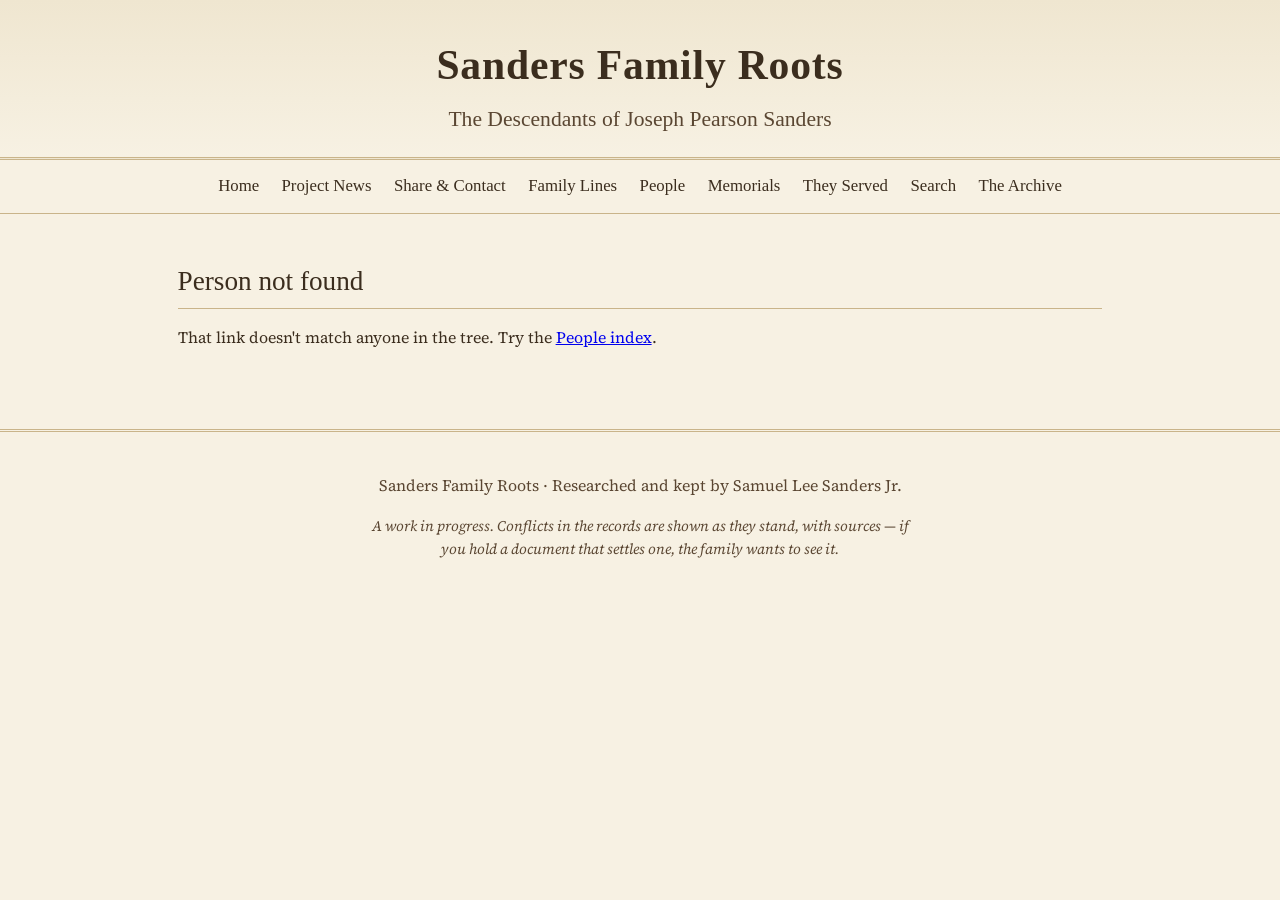
<file: person.html>
<!DOCTYPE html>
<html lang="en">
<head>
<meta charset="UTF-8">
<meta name="viewport" content="width=device-width, initial-scale=1.0">
<title>Person — Sanders Family Roots</title>
<meta name="description" content="A person of the Sanders family tree — parents, spouses, and children.">
<link rel="preconnect" href="https://fonts.googleapis.com">
<link rel="preconnect" href="https://fonts.gstatic.com" crossorigin>
<link href="https://fonts.googleapis.com/css2?family=IM+Fell+English+SC&family=IM+Fell+English:ital@0;1&family=Source+Serif+4:opsz,wght@8..60,400;8..60,600&display=swap" rel="stylesheet">
<link rel="stylesheet" href="styles.css">
</head>
<body>

<header class="masthead compact">
  <h1 class="site-title">Sanders Family Roots</h1>
  <p class="site-subtitle">The Descendants of Joseph Pearson Sanders</p>
</header>

<nav class="main-nav" aria-label="Main">
  <a href="index.html">Home</a>
  <a href="project-news.html">Project News</a>
  <a href="share.html" class="nav-new">Share &amp; Contact</a>
  <a href="lines.html">Family Lines</a>
  <a href="people.html">People</a>
  <a href="memorials.html">Memorials</a>
  <a href="they-served.html">They Served</a>
  <a href="people.html#search">Search</a>
  <a href="index.html#archive">The Archive</a>
</nav>

<main>
  <section id="person-view">
    <p>Loading…</p>
  </section>
</main>

<footer>
  <p>Sanders Family Roots &middot; Researched and kept by Samuel Lee Sanders Jr.</p>
  <p class="footer-note">A work in progress. Conflicts in the records are shown as they stand, with sources — if you hold a document that settles one, the family wants to see it.</p>
</footer>

<script src="site.js"></script>
</body>
</html>
</file>
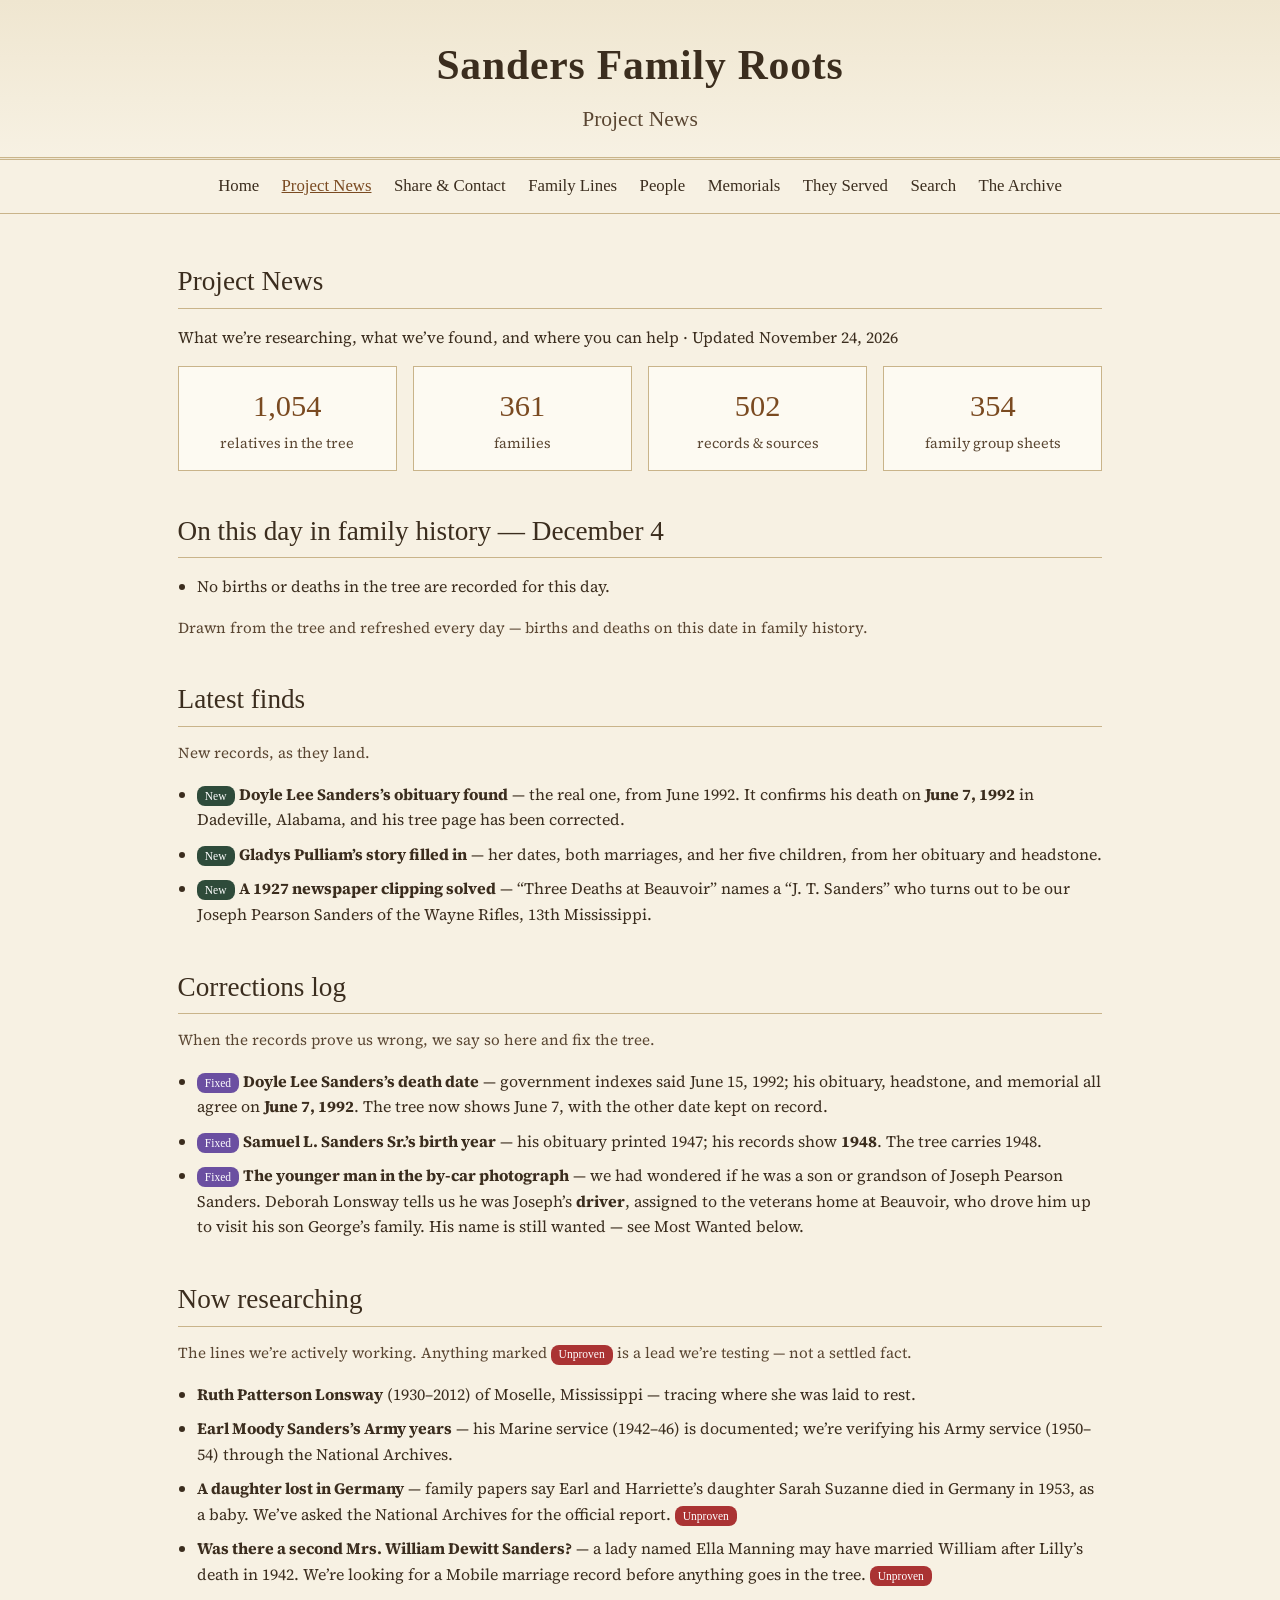
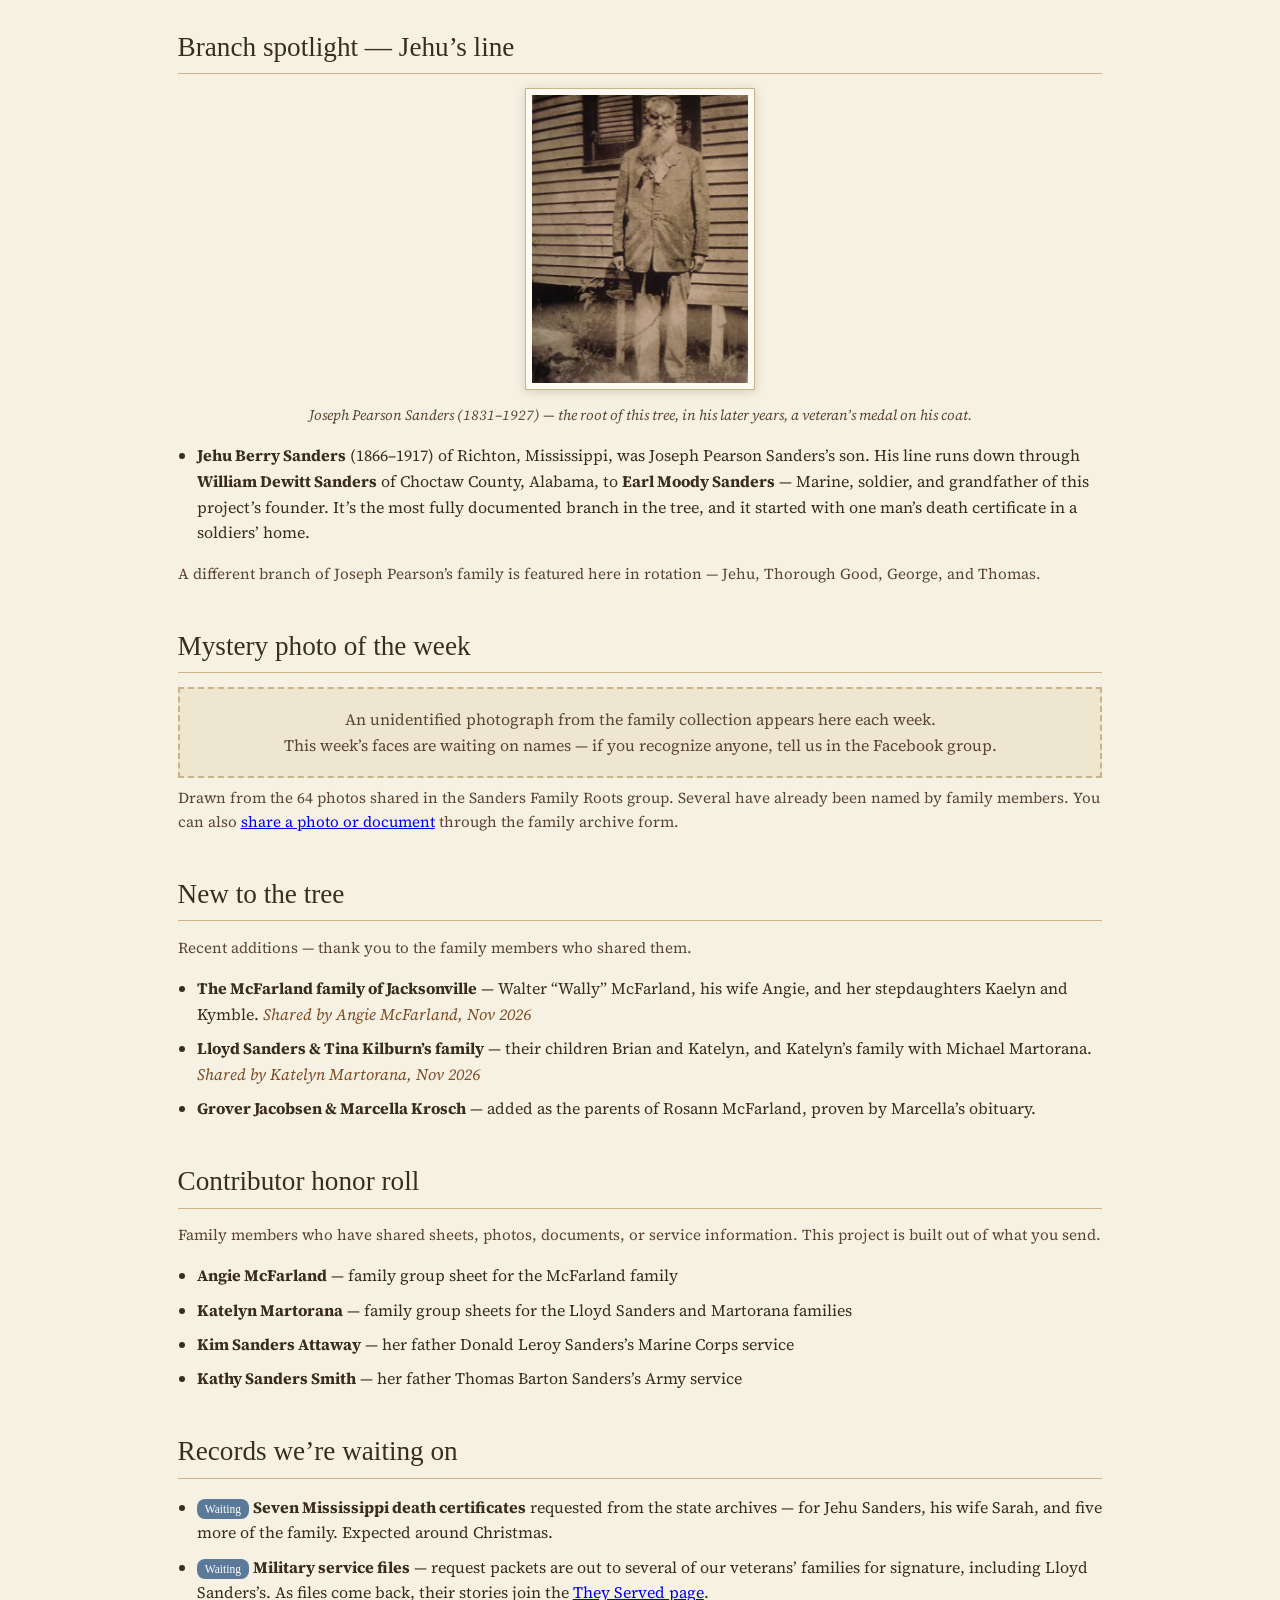
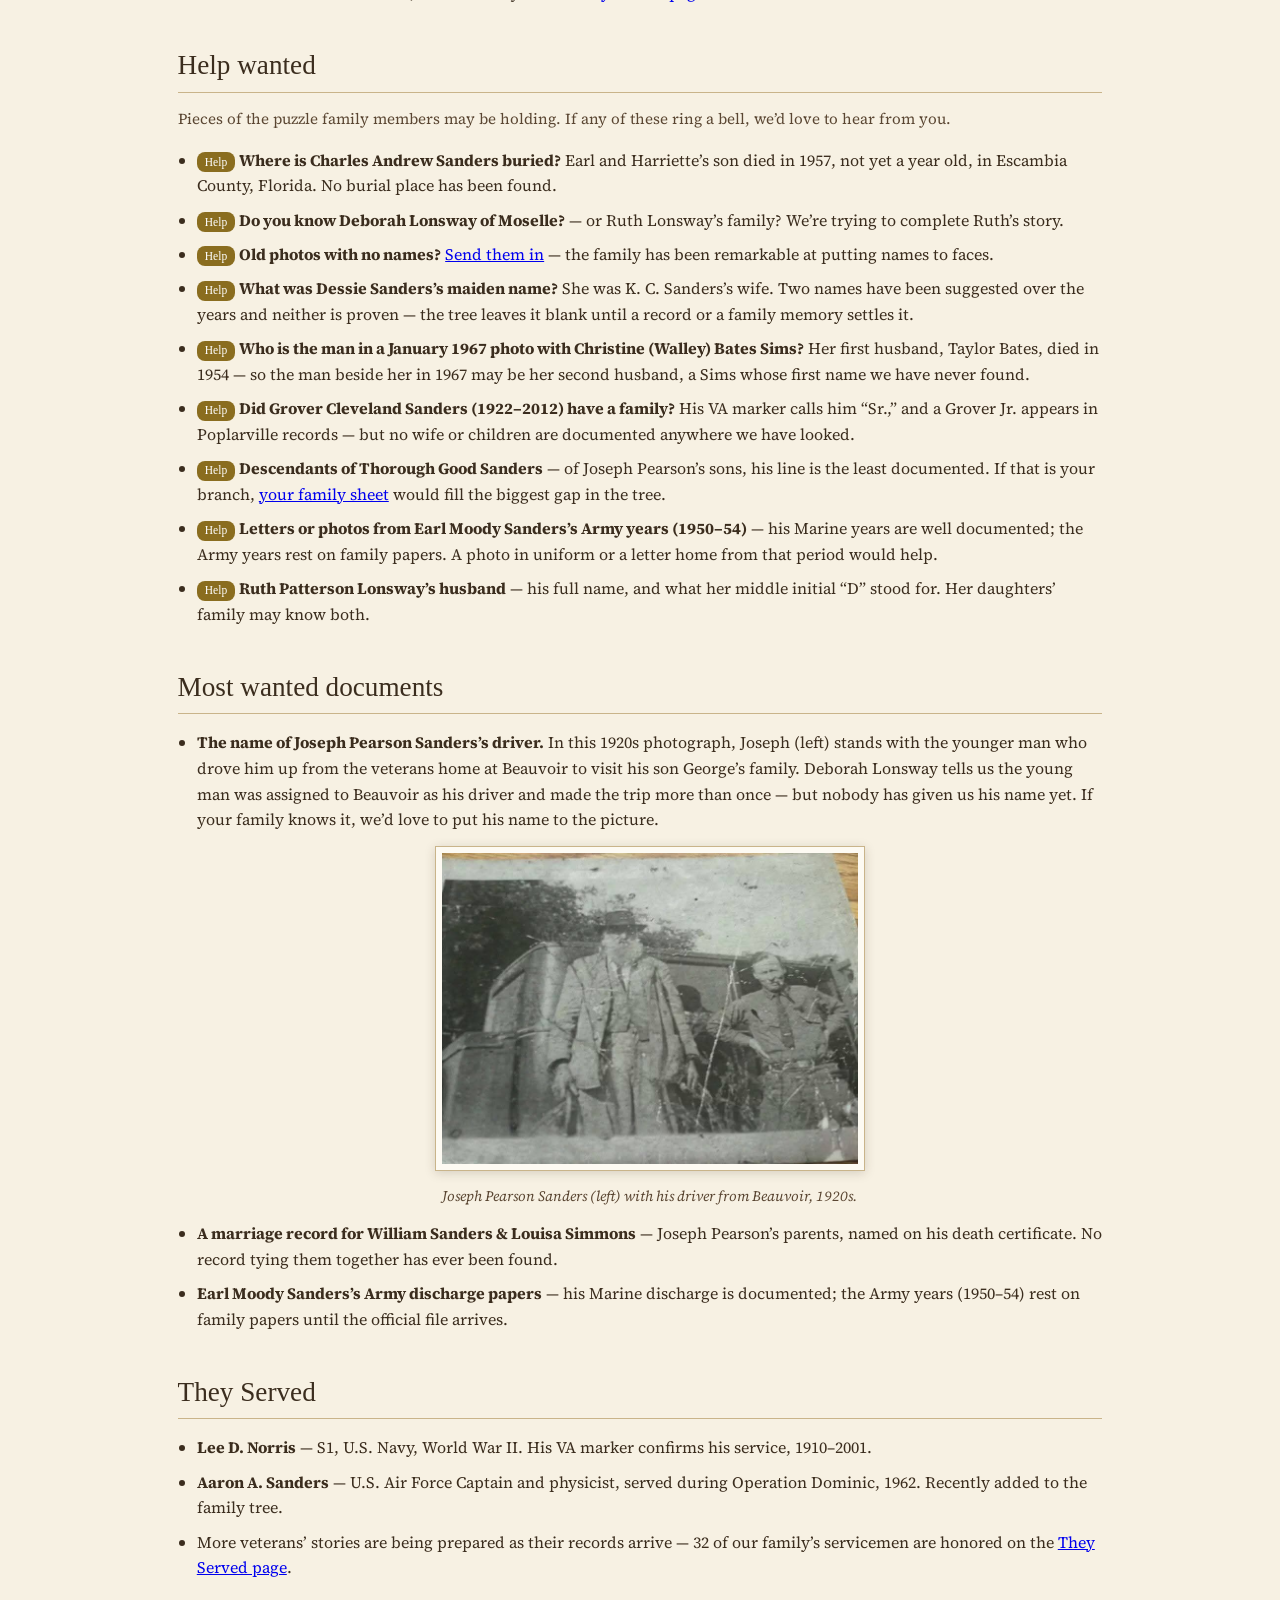
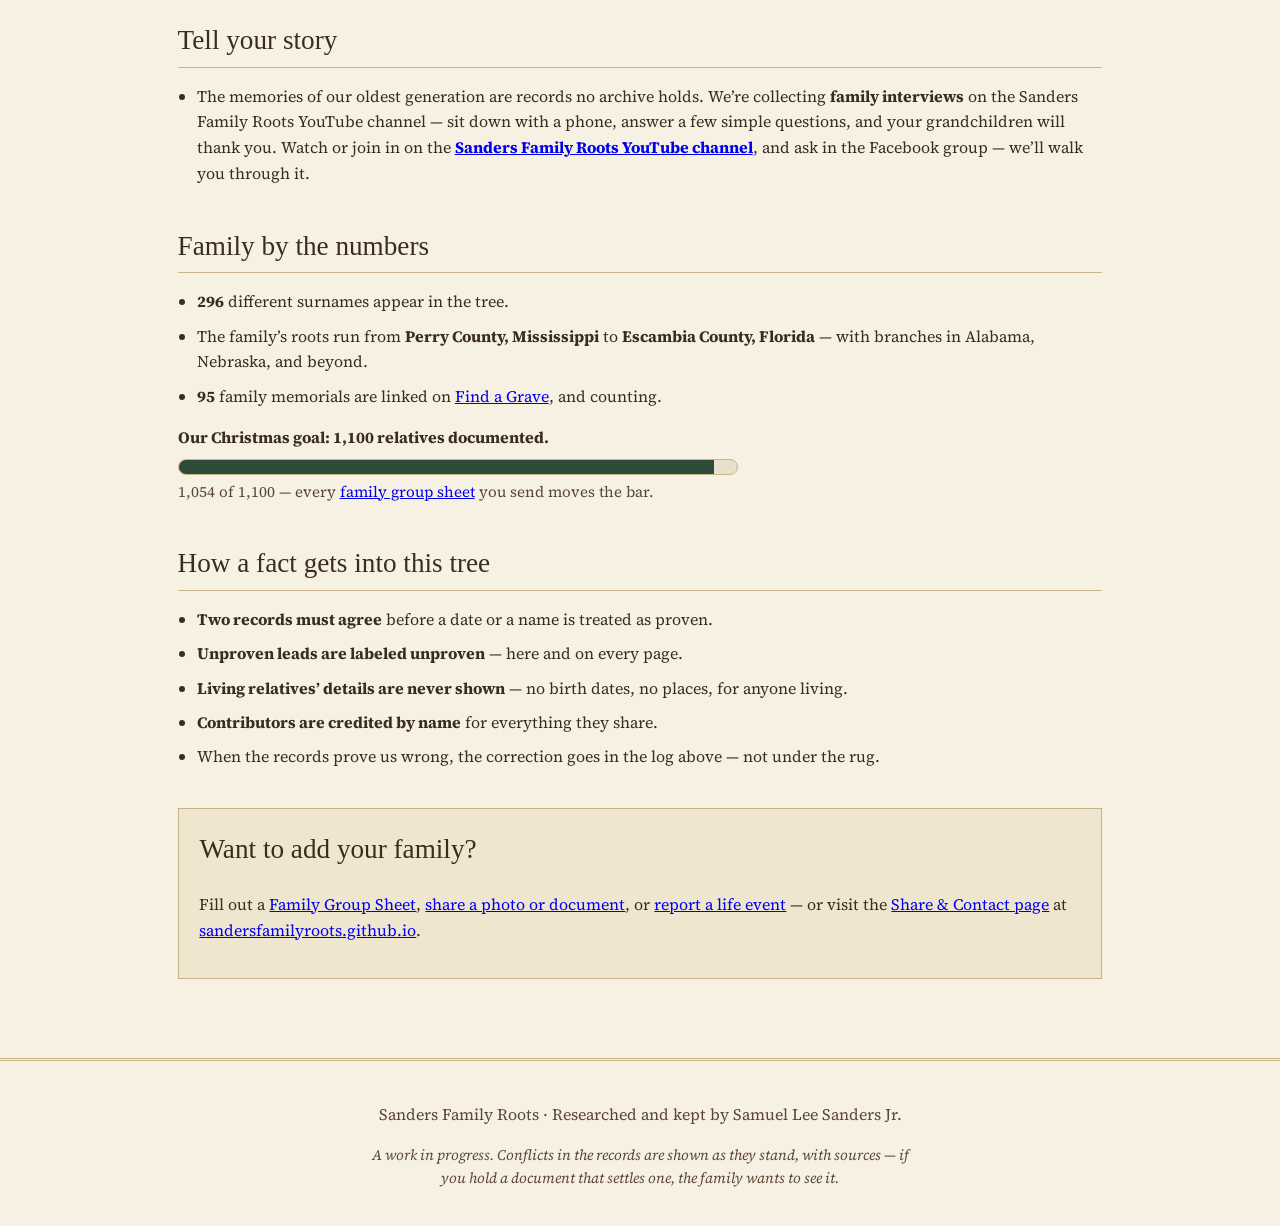
<file: project-news.html>
<!DOCTYPE html>
<html lang="en">
<head>
<meta charset="UTF-8">
<meta name="viewport" content="width=device-width, initial-scale=1.0">
<title>Project News — Sanders Family Roots</title>
<meta name="description" content="What the Sanders Family Roots project is researching, what it has found, and where family members can help.">
<link rel="preconnect" href="https://fonts.googleapis.com">
<link rel="preconnect" href="https://fonts.gstatic.com" crossorigin>
<link href="https://fonts.googleapis.com/css2?family=IM+Fell+English+SC&family=IM+Fell+English:ital@0;1&family=Source+Serif+4:opsz,wght@8..60,400;8..60,600&display=swap" rel="stylesheet">
<link rel="stylesheet" href="styles.css">
</head>
<body>

<header class="masthead compact">
  <h1 class="site-title">Sanders Family Roots</h1>
  <p class="site-subtitle">Project News</p>
</header>

<nav class="main-nav" aria-label="Main">
  <a href="index.html">Home</a>
  <a href="project-news.html" aria-current="page">Project News</a>
  <a href="share.html" class="nav-new">Share &amp; Contact</a>
  <a href="lines.html">Family Lines</a>
  <a href="people.html">People</a>
  <a href="memorials.html">Memorials</a>
  <a href="they-served.html">They Served</a>
  <a href="people.html#search">Search</a>
  <a href="index.html#archive">The Archive</a>
</nav>

<main>

  <section>
    <h2>Project News</h2>
    <p class="lines-intro">What we&rsquo;re researching, what we&rsquo;ve found, and where you can help &middot; Updated November 24, 2026</p>
    <div class="stats" aria-label="The project in numbers">
      <div class="stat"><span class="stat-number">1,054</span><span class="stat-label">relatives in the tree</span></div>
      <div class="stat"><span class="stat-number">361</span><span class="stat-label">families</span></div>
      <div class="stat"><span class="stat-number">502</span><span class="stat-label">records &amp; sources</span></div>
      <div class="stat"><span class="stat-number">354</span><span class="stat-label">family group sheets</span></div>
    </div>
  </section>

  <section id="on-this-day" hidden>
    <h2>On this day in family history — <span class="otd-date"></span></h2>
    <ul class="finds otd-list"></ul>
    <p class="news-sub">Drawn from the tree and refreshed every day — births and deaths on this date in family history.</p>
  </section>
  <script>
  (function () {
    var now = new Date();
    var md = String(now.getMonth() + 1).padStart(2, "0") + "-" + String(now.getDate()).padStart(2, "0");
    var monthNames = ["January", "February", "March", "April", "May", "June", "July",
                      "August", "September", "October", "November", "December"];
    fetch("data/people.json")
      .then(function (r) { return r.json(); })
      .then(function (data) {
        var births = data.people.filter(function (p) { return p.birth_md === md; });
        births.sort(function (a, b) { return (a.birth_year || 0) - (b.birth_year || 0); });
        var deaths = data.people.filter(function (p) { return p.death_md === md; });
        deaths.sort(function (a, b) { return (a.death_year || 0) - (b.death_year || 0); });
        var sec = document.getElementById("on-this-day");
        sec.querySelector(".otd-date").textContent =
          monthNames[now.getMonth()] + " " + now.getDate();
        var list = sec.querySelector(".otd-list");
        function addItem(p, verb, year) {
          var li = document.createElement("li");
          var a = document.createElement("a");
          a.href = "person.html?id=" + p.id;
          a.textContent = p.name;
          li.appendChild(a);
          li.appendChild(document.createTextNode(" " + verb + " on this day in "));
          var b = document.createElement("b");
          b.textContent = year;
          li.appendChild(b);
          li.appendChild(document.createTextNode("."));
          list.appendChild(li);
        }
        births.forEach(function (p) { addItem(p, "was born", p.birth_year); });
        deaths.forEach(function (p) { addItem(p, "died", p.death_year); });
        if (!births.length && !deaths.length) {
          var li = document.createElement("li");
          li.textContent = "No births or deaths in the tree are recorded for this day.";
          list.appendChild(li);
        }
        sec.hidden = false;
      })
      .catch(function () { /* leave the section hidden if the data cannot load */ });
  })();
  </script>

  <section>
    <h2>Latest finds</h2>
    <p class="news-sub">New records, as they land.</p>
    <ul class="finds">
      <li><span class="tag new">New</span> <b>Doyle Lee Sanders&rsquo;s obituary found</b> — the real one, from June 1992. It confirms his death on <b>June 7, 1992</b> in Dadeville, Alabama, and his tree page has been corrected.</li>
      <li><span class="tag new">New</span> <b>Gladys Pulliam&rsquo;s story filled in</b> — her dates, both marriages, and her five children, from her obituary and headstone.</li>
      <li><span class="tag new">New</span> <b>A 1927 newspaper clipping solved</b> — &ldquo;Three Deaths at Beauvoir&rdquo; names a &ldquo;J. T. Sanders&rdquo; who turns out to be our Joseph Pearson Sanders of the Wayne Rifles, 13th Mississippi.</li>
    </ul>
  </section>

  <section>
    <h2>Corrections log</h2>
    <p class="news-sub">When the records prove us wrong, we say so here and fix the tree.</p>
    <ul class="finds">
      <li><span class="tag fix">Fixed</span> <b>Doyle Lee Sanders&rsquo;s death date</b> — government indexes said June 15, 1992; his obituary, headstone, and memorial all agree on <b>June 7, 1992</b>. The tree now shows June 7, with the other date kept on record.</li>
      <li><span class="tag fix">Fixed</span> <b>Samuel L. Sanders Sr.&rsquo;s birth year</b> — his obituary printed 1947; his records show <b>1948</b>. The tree carries 1948.</li>
      <li><span class="tag fix">Fixed</span> <b>The younger man in the by-car photograph</b> — we had wondered if he was a son or grandson of Joseph Pearson Sanders. Deborah Lonsway tells us he was Joseph&rsquo;s <b>driver</b>, assigned to the veterans home at Beauvoir, who drove him up to visit his son George&rsquo;s family. His name is still wanted — see Most Wanted below.</li>
    </ul>
  </section>

  <section>
    <h2>Now researching</h2>
    <p class="news-sub">The lines we&rsquo;re actively working. Anything marked <span class="tag unproven">Unproven</span> is a lead we&rsquo;re testing — not a settled fact.</p>
    <ul class="finds">
      <li><b>Ruth Patterson Lonsway</b> (1930–2012) of Moselle, Mississippi — tracing where she was laid to rest.</li>
      <li><b>Earl Moody Sanders&rsquo;s Army years</b> — his Marine service (1942–46) is documented; we&rsquo;re verifying his Army service (1950–54) through the National Archives.</li>
      <li><b>A daughter lost in Germany</b> — family papers say Earl and Harriette&rsquo;s daughter Sarah Suzanne died in Germany in 1953, as a baby. We&rsquo;ve asked the National Archives for the official report. <span class="tag unproven">Unproven</span></li>
      <li><b>Was there a second Mrs. William Dewitt Sanders?</b> — a lady named Ella Manning may have married William after Lilly&rsquo;s death in 1942. We&rsquo;re looking for a Mobile marriage record before anything goes in the tree. <span class="tag unproven">Unproven</span></li>
    </ul>
  </section>

  <section>
    <h2>Branch spotlight — Jehu&rsquo;s line</h2>
    <figure class="news-fig">
      <img src="assets/joseph-pearson-sanders.jpg" alt="Joseph Pearson Sanders" style="max-width:230px">
      <figcaption>Joseph Pearson Sanders (1831–1927) — the root of this tree, in his later years, a veteran&rsquo;s medal on his coat.</figcaption>
    </figure>
    <ul class="finds">
      <li><b>Jehu Berry Sanders</b> (1866–1917) of Richton, Mississippi, was Joseph Pearson Sanders&rsquo;s son. His line runs down through <b>William Dewitt Sanders</b> of Choctaw County, Alabama, to <b>Earl Moody Sanders</b> — Marine, soldier, and grandfather of this project&rsquo;s founder. It&rsquo;s the most fully documented branch in the tree, and it started with one man&rsquo;s death certificate in a soldiers&rsquo; home.</li>
    </ul>
    <p class="news-sub">A different branch of Joseph Pearson&rsquo;s family is featured here in rotation — Jehu, Thorough Good, George, and Thomas.</p>
  </section>

  <section>
    <h2>Mystery photo of the week</h2>
    <div class="photo-slot">An unidentified photograph from the family collection appears here each week.<br>This week&rsquo;s faces are waiting on names — if you recognize anyone, tell us in the Facebook group.</div>
    <p class="news-sub" style="margin-top:8px">Drawn from the 64 photos shared in the Sanders Family Roots group. Several have already been named by family members. You can also <a href="https://docs.google.com/forms/d/e/1FAIpQLSdEZFbMnZGhUuhFcq7vazNt-rRkOwy2UC_60tK0-Rgq3dGmTA/viewform">share a photo or document</a> through the family archive form.</p>
  </section>

  <section>
    <h2>New to the tree</h2>
    <p class="news-sub">Recent additions — thank you to the family members who shared them.</p>
    <ul class="finds">
      <li><b>The McFarland family of Jacksonville</b> — Walter &ldquo;Wally&rdquo; McFarland, his wife Angie, and her stepdaughters Kaelyn and Kymble. <span class="credit">Shared by Angie McFarland, Nov 2026</span></li>
      <li><b>Lloyd Sanders &amp; Tina Kilburn&rsquo;s family</b> — their children Brian and Katelyn, and Katelyn&rsquo;s family with Michael Martorana. <span class="credit">Shared by Katelyn Martorana, Nov 2026</span></li>
      <li><b>Grover Jacobsen &amp; Marcella Krosch</b> — added as the parents of Rosann McFarland, proven by Marcella&rsquo;s obituary.</li>
    </ul>
  </section>

  <section>
    <h2>Contributor honor roll</h2>
    <p class="news-sub">Family members who have shared sheets, photos, documents, or service information. This project is built out of what you send.</p>
    <ul class="finds">
      <li><b>Angie McFarland</b> — family group sheet for the McFarland family</li>
      <li><b>Katelyn Martorana</b> — family group sheets for the Lloyd Sanders and Martorana families</li>
      <li><b>Kim Sanders Attaway</b> — her father Donald Leroy Sanders&rsquo;s Marine Corps service</li>
      <li><b>Kathy Sanders Smith</b> — her father Thomas Barton Sanders&rsquo;s Army service</li>
    </ul>
  </section>

  <section>
    <h2>Records we&rsquo;re waiting on</h2>
    <ul class="finds">
      <li><span class="tag wait">Waiting</span> <b>Seven Mississippi death certificates</b> requested from the state archives — for Jehu Sanders, his wife Sarah, and five more of the family. Expected around Christmas.</li>
      <li><span class="tag wait">Waiting</span> <b>Military service files</b> — request packets are out to several of our veterans&rsquo; families for signature, including Lloyd Sanders&rsquo;s. As files come back, their stories join the <a href="they-served.html">They Served page</a>.</li>
    </ul>
  </section>

  <section>
    <h2>Help wanted</h2>
    <p class="news-sub">Pieces of the puzzle family members may be holding. If any of these ring a bell, we&rsquo;d love to hear from you.</p>
    <ul class="finds">
      <li><span class="tag help">Help</span> <b>Where is Charles Andrew Sanders buried?</b> Earl and Harriette&rsquo;s son died in 1957, not yet a year old, in Escambia County, Florida. No burial place has been found.</li>
      <li><span class="tag help">Help</span> <b>Do you know Deborah Lonsway of Moselle?</b> — or Ruth Lonsway&rsquo;s family? We&rsquo;re trying to complete Ruth&rsquo;s story.</li>
      <li><span class="tag help">Help</span> <b>Old photos with no names?</b> <a href="https://docs.google.com/forms/d/e/1FAIpQLSdEZFbMnZGhUuhFcq7vazNt-rRkOwy2UC_60tK0-Rgq3dGmTA/viewform">Send them in</a> — the family has been remarkable at putting names to faces.</li>
      <li><span class="tag help">Help</span> <b>What was Dessie Sanders&rsquo;s maiden name?</b> She was K. C. Sanders&rsquo;s wife. Two names have been suggested over the years and neither is proven — the tree leaves it blank until a record or a family memory settles it.</li>
      <li><span class="tag help">Help</span> <b>Who is the man in a January 1967 photo with Christine (Walley) Bates Sims?</b> Her first husband, Taylor Bates, died in 1954 — so the man beside her in 1967 may be her second husband, a Sims whose first name we have never found.</li>
      <li><span class="tag help">Help</span> <b>Did Grover Cleveland Sanders (1922–2012) have a family?</b> His VA marker calls him &ldquo;Sr.,&rdquo; and a Grover Jr. appears in Poplarville records — but no wife or children are documented anywhere we have looked.</li>
      <li><span class="tag help">Help</span> <b>Descendants of Thorough Good Sanders</b> — of Joseph Pearson&rsquo;s sons, his line is the least documented. If that is your branch, <a href="https://docs.google.com/forms/d/e/1FAIpQLSexklorBhNbT9lWBYEM-bKcjpYYAdBzcKiLwq67YyepRv_wPA/viewform">your family sheet</a> would fill the biggest gap in the tree.</li>
      <li><span class="tag help">Help</span> <b>Letters or photos from Earl Moody Sanders&rsquo;s Army years (1950–54)</b> — his Marine years are well documented; the Army years rest on family papers. A photo in uniform or a letter home from that period would help.</li>
      <li><span class="tag help">Help</span> <b>Ruth Patterson Lonsway&rsquo;s husband</b> — his full name, and what her middle initial &ldquo;D&rdquo; stood for. Her daughters&rsquo; family may know both.</li>
    </ul>
  </section>

  <section>
    <h2>Most wanted documents</h2>
    <ul class="finds">
      <li><b>The name of Joseph Pearson Sanders&rsquo;s driver.</b> In this 1920s photograph, Joseph (left) stands with the younger man who drove him up from the veterans home at Beauvoir to visit his son George&rsquo;s family. Deborah Lonsway tells us the young man was assigned to Beauvoir as his driver and made the trip more than once — but nobody has given us his name yet. If your family knows it, we&rsquo;d love to put his name to the picture.
        <figure class="news-fig">
          <img src="assets/joseph-pearson-sanders-by-car.jpg" alt="Joseph Pearson Sanders with his driver from Beauvoir, by a car, 1920s" style="max-width:430px">
          <figcaption>Joseph Pearson Sanders (left) with his driver from Beauvoir, 1920s.</figcaption>
        </figure>
      </li>
      <li><b>A marriage record for William Sanders &amp; Louisa Simmons</b> — Joseph Pearson&rsquo;s parents, named on his death certificate. No record tying them together has ever been found.</li>
      <li><b>Earl Moody Sanders&rsquo;s Army discharge papers</b> — his Marine discharge is documented; the Army years (1950–54) rest on family papers until the official file arrives.</li>
    </ul>
  </section>

  <section>
    <h2>They Served</h2>
    <ul class="finds">
      <li><b>Lee D. Norris</b> — S1, U.S. Navy, World War II. His VA marker confirms his service, 1910–2001.</li>
      <li><b>Aaron A. Sanders</b> — U.S. Air Force Captain and physicist, served during Operation Dominic, 1962. Recently added to the family tree.</li>
      <li>More veterans&rsquo; stories are being prepared as their records arrive — 32 of our family&rsquo;s servicemen are honored on the <a href="they-served.html">They Served page</a>.</li>
    </ul>
  </section>

  <section>
    <h2>Tell your story</h2>
    <ul class="finds">
      <li>The memories of our oldest generation are records no archive holds. We&rsquo;re collecting <b>family interviews</b> on the Sanders Family Roots YouTube channel — sit down with a phone, answer a few simple questions, and your grandchildren will thank you. Watch or join in on the <a href="https://www.youtube.com/@SandersFamilyRoots"><b>Sanders Family Roots YouTube channel</b></a>, and ask in the Facebook group — we&rsquo;ll walk you through it.</li>
    </ul>
  </section>

  <section>
    <h2>Family by the numbers</h2>
    <ul class="finds">
      <li><b>296</b> different surnames appear in the tree.</li>
      <li>The family&rsquo;s roots run from <b>Perry County, Mississippi</b> to <b>Escambia County, Florida</b> — with branches in Alabama, Nebraska, and beyond.</li>
      <li><b>95</b> family memorials are linked on <a href="https://www.findagrave.com/">Find a Grave</a>, and counting.</li>
    </ul>
    <p style="margin:12px 0 0"><b>Our Christmas goal: 1,100 relatives documented.</b></p>
    <div class="goalbar"><div style="width:96%"></div></div>
    <p class="news-sub">1,054 of 1,100 — every <a href="https://docs.google.com/forms/d/e/1FAIpQLSexklorBhNbT9lWBYEM-bKcjpYYAdBzcKiLwq67YyepRv_wPA/viewform">family group sheet</a> you send moves the bar.</p>
  </section>

  <section>
    <h2>How a fact gets into this tree</h2>
    <ul class="finds">
      <li><b>Two records must agree</b> before a date or a name is treated as proven.</li>
      <li><b>Unproven leads are labeled unproven</b> — here and on every page.</li>
      <li><b>Living relatives&rsquo; details are never shown</b> — no birth dates, no places, for anyone living.</li>
      <li><b>Contributors are credited by name</b> for everything they share.</li>
      <li>When the records prove us wrong, the correction goes in the log above — not under the rug.</li>
    </ul>
  </section>

  <section class="archive-note">
    <h2>Want to add your family?</h2>
    <p>Fill out a <a href="https://docs.google.com/forms/d/e/1FAIpQLSexklorBhNbT9lWBYEM-bKcjpYYAdBzcKiLwq67YyepRv_wPA/viewform">Family Group Sheet</a>, <a href="https://docs.google.com/forms/d/e/1FAIpQLSdEZFbMnZGhUuhFcq7vazNt-rRkOwy2UC_60tK0-Rgq3dGmTA/viewform">share a photo or document</a>, or <a href="https://docs.google.com/forms/d/e/1FAIpQLSfWydapp9LQQtDClPKQzZWcSvZcBGZfGzqcag4JppntuDzA8g/viewform">report a life event</a> — or visit the <a href="https://sandersfamilyroots.github.io/share.html">Share &amp; Contact page</a> at <a href="https://sandersfamilyroots.github.io/">sandersfamilyroots.github.io</a>.</p>
  </section>

</main>

<footer>
  <p>Sanders Family Roots &middot; Researched and kept by Samuel Lee Sanders Jr.</p>
  <p class="footer-note">A work in progress. Conflicts in the records are shown as they stand, with sources &mdash; if you hold a document that settles one, the family wants to see it.</p>
</footer>

</body>
</html>
</file>
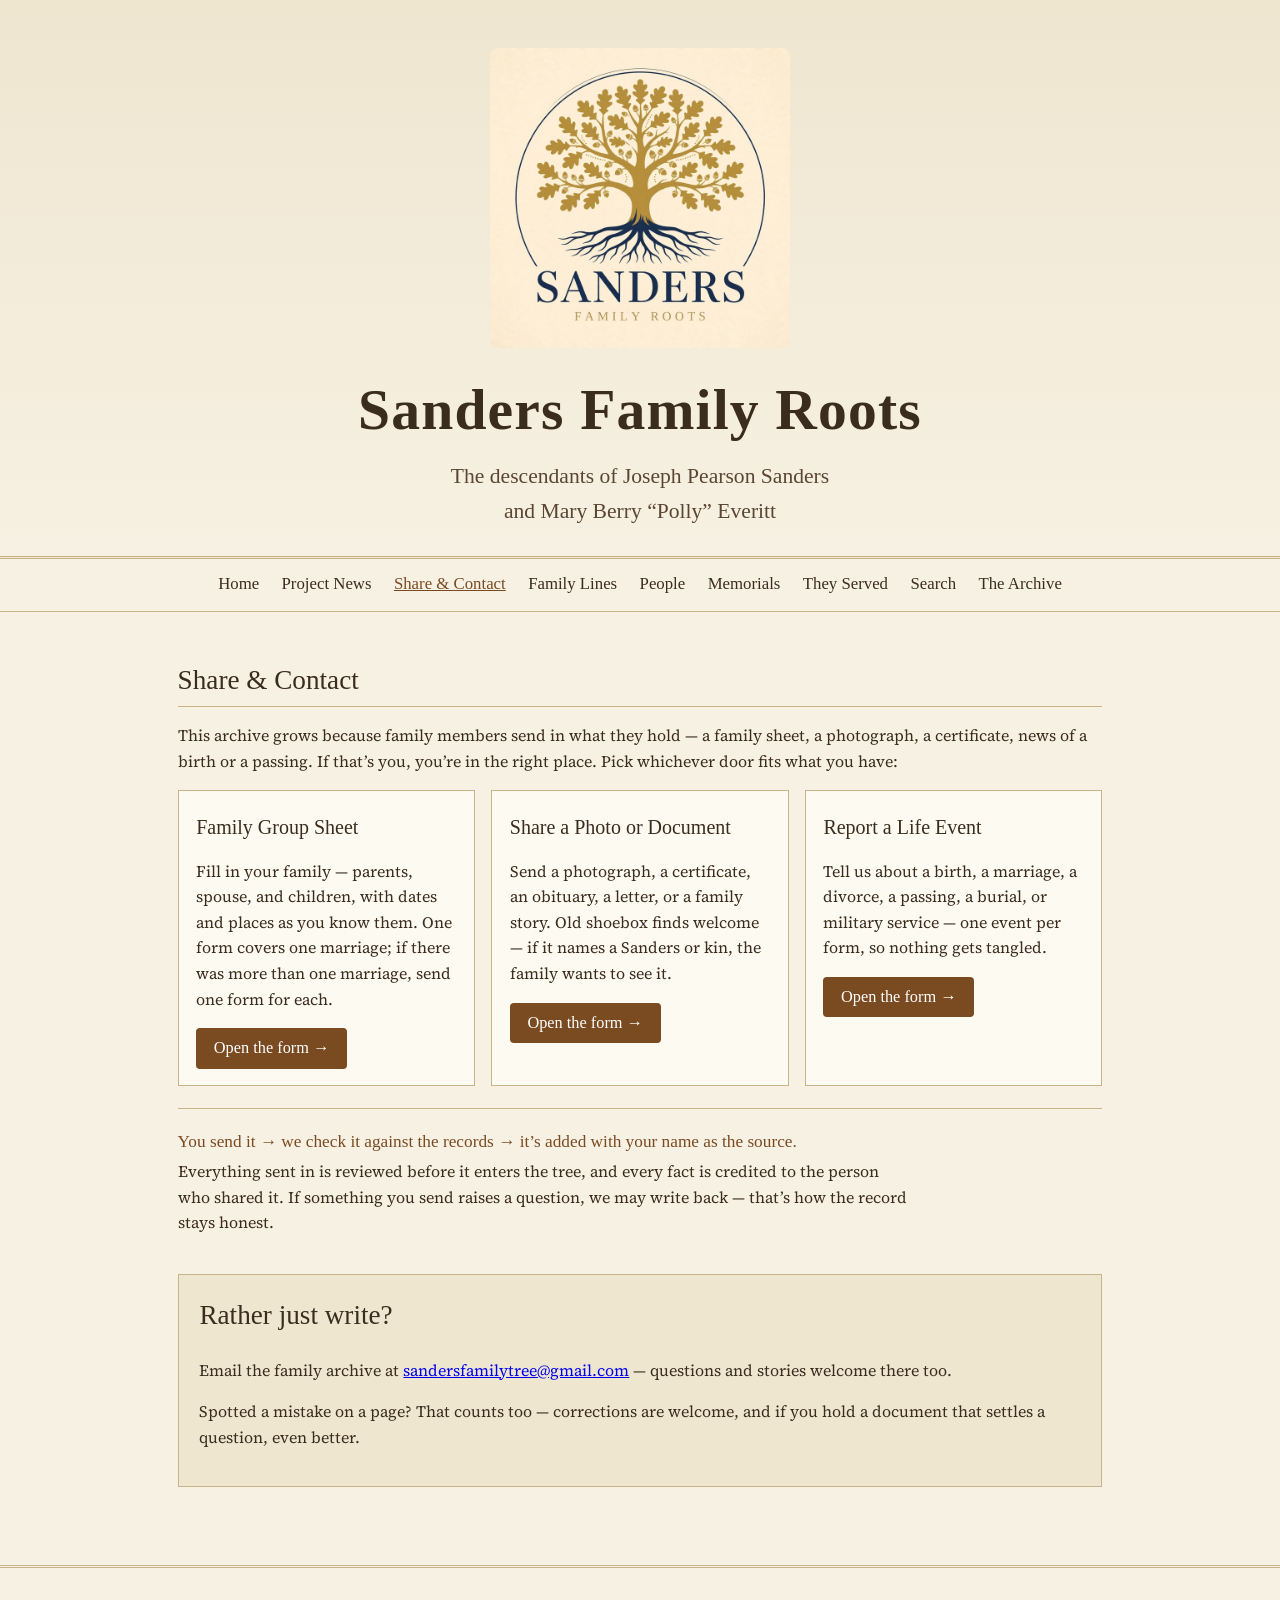
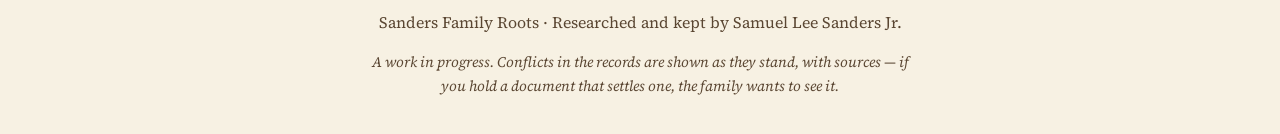
<file: share.html>
<!DOCTYPE html>
<html lang="en">
<head>
<meta charset="UTF-8">
<meta name="viewport" content="width=device-width, initial-scale=1.0">
<title>Share &amp; Contact — Sanders Family Roots</title>
<meta name="description" content="Share a family group sheet, a photo or document, or a life event with the Sanders Family Roots archive — or write to us.">
<link rel="preconnect" href="https://fonts.googleapis.com">
<link rel="preconnect" href="https://fonts.gstatic.com" crossorigin>
<link href="https://fonts.googleapis.com/css2?family=IM+Fell+English+SC&family=IM+Fell+English:ital@0;1&family=Source+Serif+4:opsz,wght@8..60,400;8..60,600&display=swap" rel="stylesheet">
<link rel="stylesheet" href="styles.css">
</head>
<body>




<header class="masthead">
  <figure class="site-logo">
    <img src="assets/sanders-family-roots-logo.jpg" alt="Sanders Family Roots logo — a gold oak tree with navy roots inside a circle">
  </figure>
  <h1 class="site-title">Sanders Family Roots</h1>
  <p class="site-subtitle">The descendants of Joseph Pearson Sanders<br>and Mary Berry &ldquo;Polly&rdquo; Everitt</p>
</header>

<nav class="main-nav" aria-label="Main">
  <a href="index.html">Home</a>
  <a href="project-news.html">Project News</a>
  <a href="share.html" class="nav-new" aria-current="page">Share &amp; Contact</a>
  <a href="lines.html">Family Lines</a>
  <a href="people.html">People</a>
  <a href="memorials.html">Memorials</a>
  <a href="they-served.html">They Served</a>
  <a href="people.html#search">Search</a>
  <a href="index.html#archive">The Archive</a>
</nav>

<main>

  <section class="lines">
    <h2>Share &amp; Contact</h2>
    <p class="lines-intro">This archive grows because family members send in what they hold — a family sheet, a photograph, a certificate, news of a birth or a passing. If that&rsquo;s you, you&rsquo;re in the right place. Pick whichever door fits what you have:</p>

    <div class="line-cards">

      <article class="line-card">
        <h3>Family Group Sheet</h3>
        <p>Fill in your family — parents, spouse, and children, with dates and places as you know them. One form covers one marriage; if there was more than one marriage, send one form for each.</p>
        <a class="form-btn" href="https://docs.google.com/forms/d/e/1FAIpQLSexklorBhNbT9lWBYEM-bKcjpYYAdBzcKiLwq67YyepRv_wPA/viewform">Open the form &rarr;</a>
      </article>

      <article class="line-card">
        <h3>Share a Photo or Document</h3>
        <p>Send a photograph, a certificate, an obituary, a letter, or a family story. Old shoebox finds welcome — if it names a Sanders or kin, the family wants to see it.</p>
        <a class="form-btn" href="https://docs.google.com/forms/d/e/1FAIpQLSdEZFbMnZGhUuhFcq7vazNt-rRkOwy2UC_60tK0-Rgq3dGmTA/viewform">Open the form &rarr;</a>
      </article>

      <article class="line-card">
        <h3>Report a Life Event</h3>
        <p>Tell us about a birth, a marriage, a divorce, a passing, a burial, or military service — one event per form, so nothing gets tangled.</p>
        <a class="form-btn" href="https://docs.google.com/forms/d/e/1FAIpQLSfWydapp9LQQtDClPKQzZWcSvZcBGZfGzqcag4JppntuDzA8g/viewform">Open the form &rarr;</a>
      </article>

    </div>

    <div class="how-line">
      <p class="how-steps">You send it &rarr; we check it against the records &rarr; it&rsquo;s added with your name as the source.</p>
      <p>Everything sent in is reviewed before it enters the tree, and every fact is credited to the person who shared it. If something you send raises a question, we may write back — that&rsquo;s how the record stays honest.</p>
    </div>
  </section>

  <section class="archive-note">
    <h2>Rather just write?</h2>
    <p>Email the family archive at <a href="mailto:sandersfamilytree@gmail.com">sandersfamilytree@gmail.com</a> — questions and stories welcome there too.</p>
    <p>Spotted a mistake on a page? That counts too — corrections are welcome, and if you hold a document that settles a question, even better.</p>
  </section>

</main>

<footer>
  <p>Sanders Family Roots &middot; Researched and kept by Samuel Lee Sanders Jr.</p>
  <p class="footer-note">A work in progress. Conflicts in the records are shown as they stand, with sources &mdash; if you hold a document that settles one, the family wants to see it.</p>
</footer>

</body>
</html>
</file>
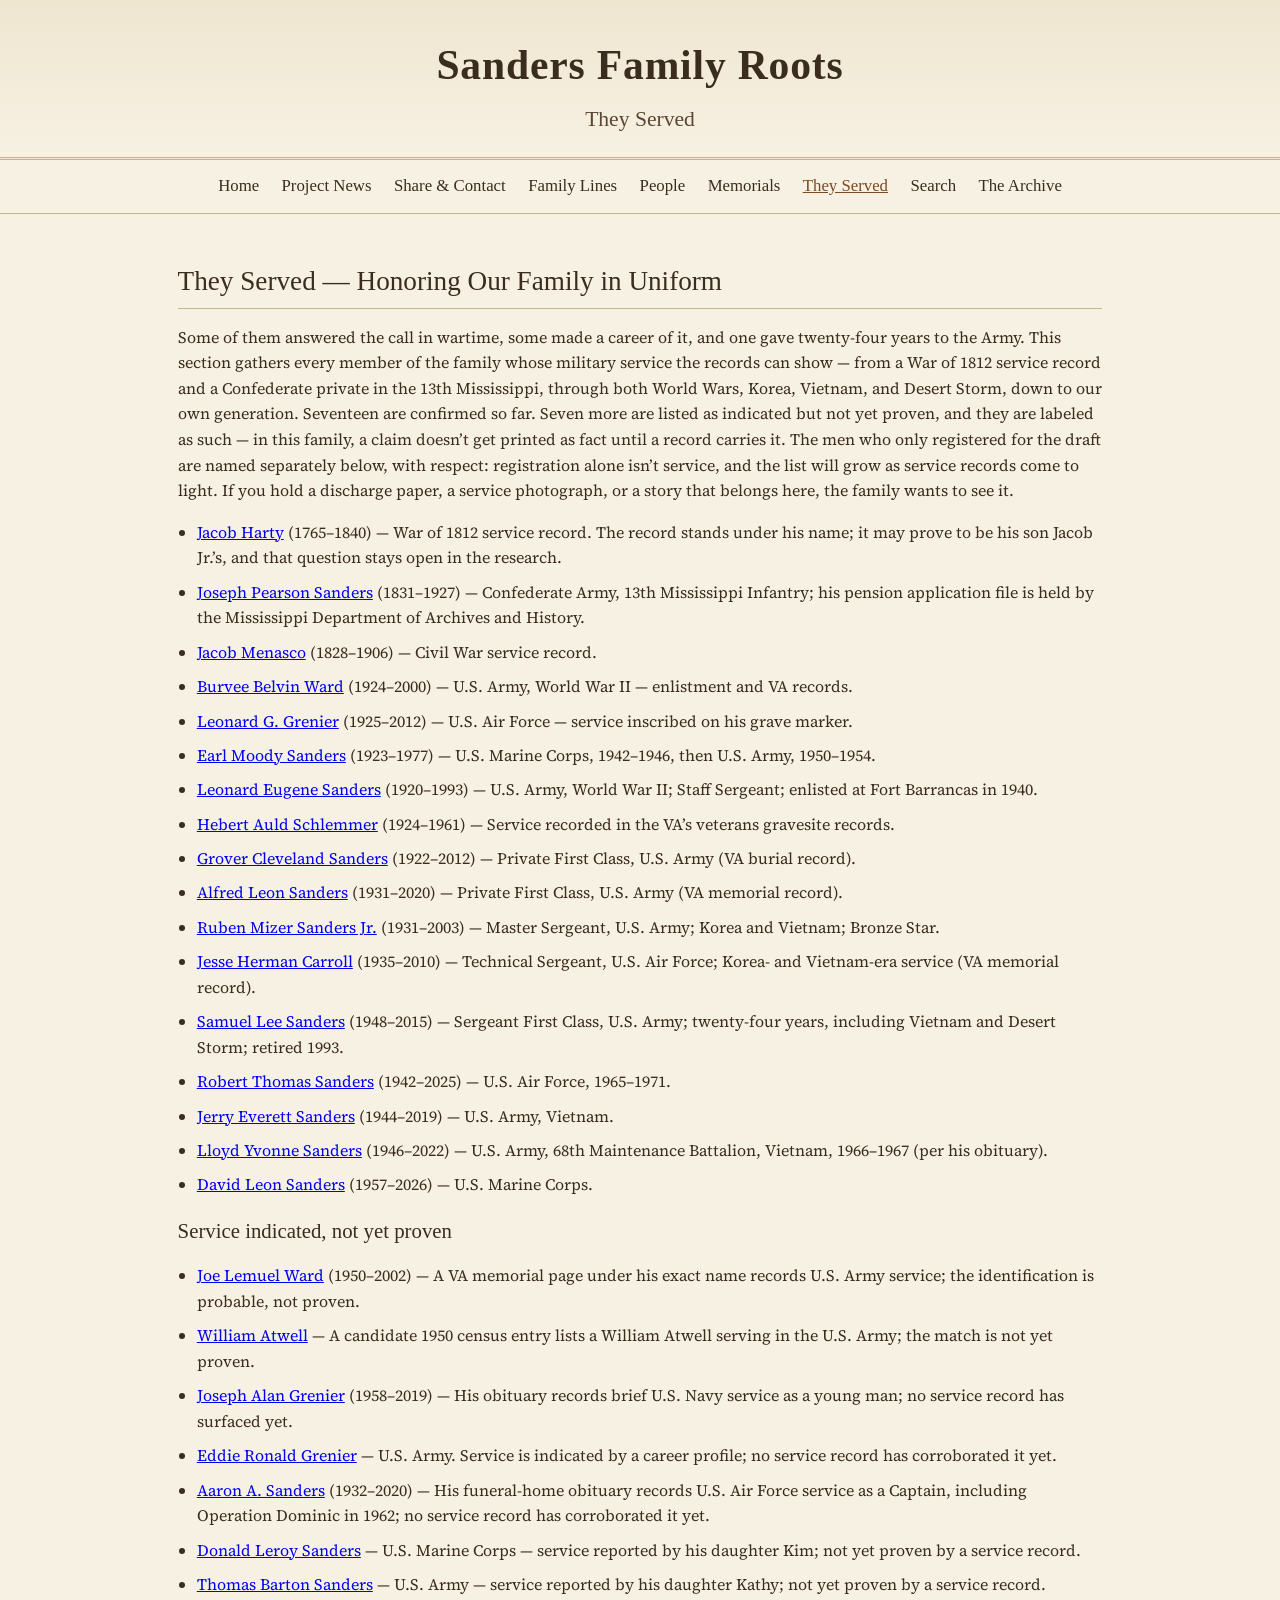
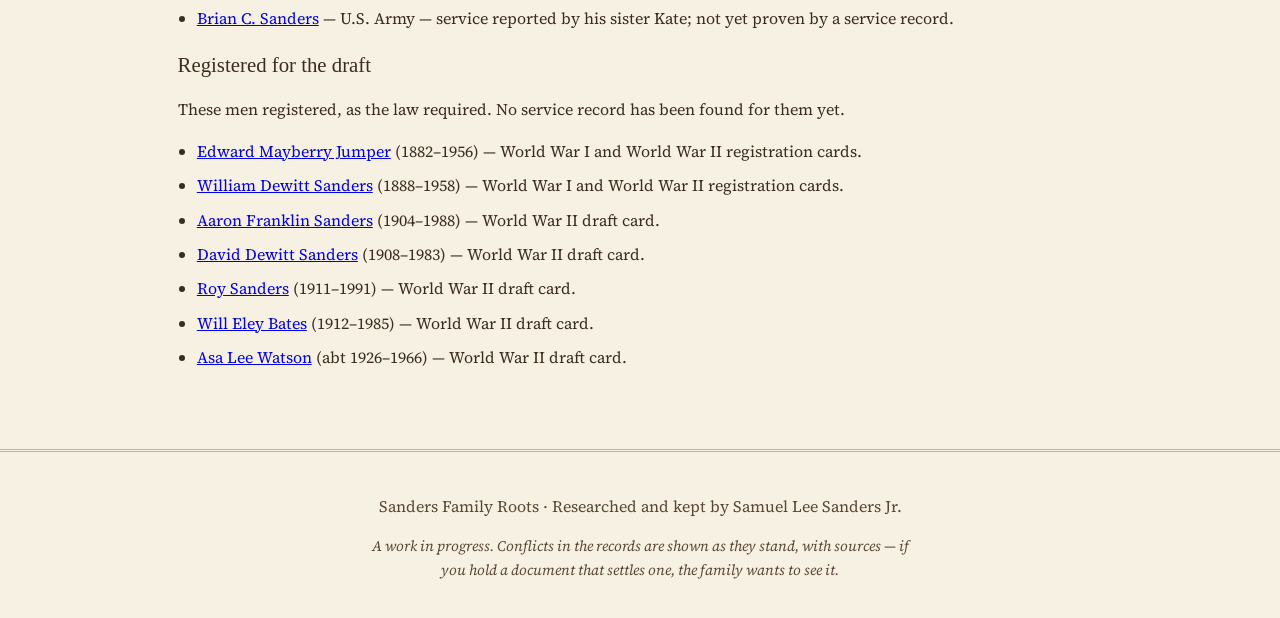
<file: they-served.html>
<!DOCTYPE html>
<html lang="en">
<head>
<meta charset="UTF-8">
<meta name="viewport" content="width=device-width, initial-scale=1.0">
<title>They Served — Sanders Family Roots</title>
<meta name="description" content="The members of the Sanders family whose military service the records can show — from the War of 1812 to Desert Storm — with the not-yet-proven and the draft-registered named separately.">
<link rel="preconnect" href="https://fonts.googleapis.com">
<link rel="preconnect" href="https://fonts.gstatic.com" crossorigin>
<link href="https://fonts.googleapis.com/css2?family=IM+Fell+English+SC&family=IM+Fell+English:ital@0;1&family=Source+Serif+4:opsz,wght@8..60,400;8..60,600&display=swap" rel="stylesheet">
<link rel="stylesheet" href="styles.css">
</head>
<body>

<header class="masthead compact">
  <h1 class="site-title">Sanders Family Roots</h1>
  <p class="site-subtitle">They Served</p>
</header>

<nav class="main-nav" aria-label="Main">
  <a href="index.html">Home</a>
  <a href="project-news.html">Project News</a>
  <a href="share.html" class="nav-new">Share &amp; Contact</a>
  <a href="lines.html">Family Lines</a>
  <a href="people.html">People</a>
  <a href="memorials.html">Memorials</a>
  <a href="they-served.html" aria-current="page">They Served</a>
  <a href="people.html#search">Search</a>
  <a href="index.html#archive">The Archive</a>
</nav>

<main>
  <section class="lines served">
<h2>They Served &mdash; Honoring Our Family in Uniform</h2>
    <p class="lines-intro">Some of them answered the call in wartime, some made a career of it, and one gave twenty-four years to the Army. This section gathers every member of the family whose military service the records can show &mdash; from a War of 1812 service record and a Confederate private in the 13th Mississippi, through both World Wars, Korea, Vietnam, and Desert Storm, down to our own generation. Seventeen are confirmed so far. Seven more are listed as indicated but not yet proven, and they are labeled as such &mdash; in this family, a claim doesn&rsquo;t get printed as fact until a record carries it. The men who only registered for the draft are named separately below, with respect: registration alone isn&rsquo;t service, and the list will grow as service records come to light. If you hold a discharge paper, a service photograph, or a story that belongs here, the family wants to see it.</p>
    <ul class="finds">
      <li><a href="person.html?id=I29333688859">Jacob Harty</a> (1765&ndash;1840) &mdash; War of 1812 service record. The record stands under his name; it may prove to be his son Jacob Jr.&rsquo;s, and that question stays open in the research.</li>
      <li><a href="person.html?id=I18109010281">Joseph Pearson Sanders</a> (1831&ndash;1927) &mdash; Confederate Army, 13th Mississippi Infantry; his pension application file is held by the Mississippi Department of Archives and History.</li>
      <li><a href="person.html?id=I18109010252">Jacob Menasco</a> (1828&ndash;1906) &mdash; Civil War service record.</li>
      <li><a href="person.html?id=I18109010221">Burvee Belvin Ward</a> (1924&ndash;2000) &mdash; U.S. Army, World War II &mdash; enlistment and VA records.</li>
      <li><a href="person.html?id=I252465971454">Leonard G. Grenier</a> (1925&ndash;2012) &mdash; U.S. Air Force &mdash; service inscribed on his grave marker.</li>
      <li><a href="person.html?id=I18109014900">Earl Moody Sanders</a> (1923&ndash;1977) &mdash; U.S. Marine Corps, 1942&ndash;1946, then U.S. Army, 1950&ndash;1954.</li>
      <li><a href="person.html?id=I29333121520">Leonard Eugene Sanders</a> (1920&ndash;1993) &mdash; U.S. Army, World War II; Staff Sergeant; enlisted at Fort Barrancas in 1940.</li>
      <li><a href="person.html?id=I29335160444">Hebert Auld Schlemmer</a> (1924&ndash;1961) &mdash; Service recorded in the VA&rsquo;s veterans gravesite records.</li>
      <li><a href="person.html?id=I29335948129">Grover Cleveland Sanders</a> (1922&ndash;2012) &mdash; Private First Class, U.S. Army (VA burial record).</li>
      <li><a href="person.html?id=I29337205263">Alfred Leon Sanders</a> (1931&ndash;2020) &mdash; Private First Class, U.S. Army (VA memorial record).</li>
      <li><a href="person.html?id=I29338000106">Ruben Mizer Sanders Jr.</a> (1931&ndash;2003) &mdash; Master Sergeant, U.S. Army; Korea and Vietnam; Bronze Star.</li>
      <li><a href="person.html?id=I29335086470">Jesse Herman Carroll</a> (1935&ndash;2010) &mdash; Technical Sergeant, U.S. Air Force; Korea- and Vietnam-era service (VA memorial record).</li>
      <li><a href="person.html?id=I29332970456&amp;view=service">Samuel Lee Sanders</a> (1948&ndash;2015) &mdash; Sergeant First Class, U.S. Army; twenty-four years, including Vietnam and Desert Storm; retired 1993.</li>
      <li><a href="person.html?id=I252465971461">Robert Thomas Sanders</a> (1942&ndash;2025) &mdash; U.S. Air Force, 1965&ndash;1971.</li>
      <li><a href="person.html?id=I250158809689">Jerry Everett Sanders</a> (1944&ndash;2019) &mdash; U.S. Army, Vietnam.</li>
      <li><a href="person.html?id=I18109010286">Lloyd Yvonne Sanders</a> (1946&ndash;2022) &mdash; U.S. Army, 68th Maintenance Battalion, Vietnam, 1966&ndash;1967 (per his obituary).</li>
      <li><a href="person.html?id=I29337205382">David Leon Sanders</a> (1957&ndash;2026) &mdash; U.S. Marine Corps.</li>
    </ul>
    <h3>Service indicated, not yet proven</h3>
    <ul class="finds">
      <li><a href="person.html?id=I252465971480">Joe Lemuel Ward</a> (1950&ndash;2002) &mdash; A VA memorial page under his exact name records U.S. Army service; the identification is probable, not proven.</li>
      <li><a href="person.html?id=I29338000044">William Atwell</a> &mdash; A candidate 1950 census entry lists a William Atwell serving in the U.S. Army; the match is not yet proven.</li>
      <li><a href="person.html?id=I252465971456">Joseph Alan Grenier</a> (1958&ndash;2019) &mdash; His obituary records brief U.S. Navy service as a young man; no service record has surfaced yet.</li>
      <li><a href="person.html?id=I252465971455">Eddie Ronald Grenier</a> &mdash; U.S. Army. Service is indicated by a career profile; no service record has corroborated it yet.</li>
      <li><a href="person.html?id=I29333412910">Aaron A. Sanders</a> (1932&ndash;2020) &mdash; His funeral-home obituary records U.S. Air Force service as a Captain, including Operation Dominic in 1962; no service record has corroborated it yet.</li>
      <li><a href="person.html?id=I29334886156">Donald Leroy Sanders</a> &mdash; U.S. Marine Corps &mdash; service reported by his daughter Kim; not yet proven by a service record.</li>
      <li><a href="person.html?id=I18109010292">Thomas Barton Sanders</a> &mdash; U.S. Army &mdash; service reported by his daughter Kathy; not yet proven by a service record.</li>
      <li><a href="person.html?id=I29334890194">Brian C. Sanders</a> &mdash; U.S. Army &mdash; service reported by his sister Kate; not yet proven by a service record.</li>
    </ul>
    <h3>Registered for the draft</h3>
    <p class="lines-intro">These men registered, as the law required. No service record has been found for them yet.</p>
    <ul class="finds">
      <li><a href="person.html?id=I18109010223">Edward Mayberry Jumper</a> (1882&ndash;1956) &mdash; World War I and World War II registration cards.</li>
      <li><a href="person.html?id=I18109010233">William Dewitt Sanders</a> (1888&ndash;1958) &mdash; World War I and World War II registration cards.</li>
      <li><a href="person.html?id=I29333256639">Aaron Franklin Sanders</a> (1904&ndash;1988) &mdash; World War II draft card.</li>
      <li><a href="person.html?id=I18109010275">David Dewitt Sanders</a> (1908&ndash;1983) &mdash; World War II draft card.</li>
      <li><a href="person.html?id=I18109010290">Roy Sanders</a> (1911&ndash;1991) &mdash; World War II draft card.</li>
      <li><a href="person.html?id=I29333612146">Will Eley Bates</a> (1912&ndash;1985) &mdash; World War II draft card.</li>
      <li><a href="person.html?id=I18109015744">Asa Lee Watson</a> (abt 1926&ndash;1966) &mdash; World War II draft card.</li>
    </ul>
  </section>
</main>

<footer>
  <p>Sanders Family Roots &middot; Researched and kept by Samuel Lee Sanders Jr.</p>
  <p class="footer-note">A work in progress. Conflicts in the records are shown as they stand, with sources — if you hold a document that settles one, the family wants to see it.</p>
</footer>

</body>
</html>
</file>
<file: styles.css>
/* Sanders Family Roots — archival paper style */
:root {
  --paper: #f7f1e3;
  --paper-deep: #efe6d0;
  --ink: #3b2d1e;
  --ink-soft: #5a4632;
  --accent: #7a4a21;
  --rule: #c9b48a;
  --card: #fdfaf2;
}

* { box-sizing: border-box; }

body {
  margin: 0;
  background: var(--paper);
  color: var(--ink);
  font-family: "Source Serif 4", Georgia, "Times New Roman", serif;
  line-height: 1.6;
}

/* Masthead */
.masthead {
  text-align: center;
  padding: 3rem 1rem 1.5rem;
  background: linear-gradient(var(--paper-deep), var(--paper));
  border-bottom: 3px double var(--rule);
}

.portrait { margin: 0 auto 1rem; max-width: 240px; }
.portrait img {
  width: 100%;
  border: 1px solid var(--rule);
  padding: 6px;
  background: var(--card);
  box-shadow: 0 2px 10px rgba(59, 45, 30, 0.18);
}
.portrait figcaption {
  font-style: italic;
  color: var(--ink-soft);
  font-size: 0.9rem;
  margin-top: 0.4rem;
}

.site-logo { margin: 0 auto 1rem; max-width: 300px; }
.site-logo img { width: 100%; display: block; border-radius: 8px; }

.site-title {
  font-family: "IM Fell English SC", "IM Fell English", serif;
  font-size: clamp(2.2rem, 6vw, 3.6rem);
  margin: 0.2rem 0;
  letter-spacing: 0.02em;
}
.site-subtitle {
  font-family: "IM Fell English", serif;
  font-size: clamp(1.05rem, 3vw, 1.35rem);
  margin: 0.2rem 0;
  color: var(--ink-soft);
}
.site-tagline { font-style: italic; color: var(--accent); margin: 0.6rem 0 0; }

/* Nav */
.main-nav {
  display: flex; flex-wrap: wrap; justify-content: center; gap: 0.4rem 1.4rem;
  padding: 0.8rem 1rem;
  border-bottom: 1px solid var(--rule);
  background: var(--paper);
}
.main-nav a {
  color: var(--ink); text-decoration: none;
  font-family: "IM Fell English", serif; font-size: 1.05rem;
}
.main-nav a:hover, .main-nav a[aria-current="page"] { color: var(--accent); text-decoration: underline; }

/* Layout */
main { max-width: 960px; margin: 0 auto; padding: 1.5rem 1.1rem 2.5rem; }
section { margin-bottom: 2.4rem; }
h2 {
  font-family: "IM Fell English SC", "IM Fell English", serif;
  font-size: 1.7rem; font-weight: normal;
  border-bottom: 1px solid var(--rule);
  padding-bottom: 0.25rem; margin-bottom: 0.9rem;
}
h3 { font-family: "IM Fell English", serif; font-weight: normal; font-size: 1.3rem; margin: 0 0 0.2rem; }

/* Stats */
.stats { display: flex; flex-wrap: wrap; gap: 1rem; justify-content: space-between; }
.stat {
  flex: 1 1 140px; text-align: center;
  background: var(--card); border: 1px solid var(--rule);
  padding: 0.9rem 0.5rem;
}
.stat-number { display: block; font-family: "IM Fell English", serif; font-size: 1.9rem; color: var(--accent); }
.stat-label { font-size: 0.9rem; color: var(--ink-soft); }

/* Line cards */
.line-cards { display: grid; grid-template-columns: repeat(auto-fit, minmax(260px, 1fr)); gap: 1rem; }
.line-card { background: var(--card); border: 1px solid var(--rule); padding: 1rem 1.1rem; }
.line-dates { font-style: italic; color: var(--ink-soft); margin: 0 0 0.5rem; font-size: 0.95rem; }
.line-link { color: var(--accent); text-decoration: none; font-style: italic; }
.line-link:hover { text-decoration: underline; }

/* Finds */
.finds { padding-left: 1.2rem; }
.finds li { margin-bottom: 0.55rem; }

/* Archive note */
.archive-note { background: var(--paper-deep); border: 1px solid var(--rule); padding: 1.2rem 1.3rem; }
.archive-note h2 { border-bottom: none; margin-top: 0; }
.care-rules { font-style: italic; color: var(--ink-soft); }

/* Compact masthead for sub-pages */
.masthead.compact { padding: 1.8rem 1rem 1.1rem; }
.masthead.compact .site-title { font-size: clamp(1.8rem, 5vw, 2.6rem); }

/* People index / person view / lines */
.search-wrap label {
  display: block; font-family: "IM Fell English", serif; font-size: 1.05rem; margin-bottom: 0.3rem;
}
.search-wrap input {
  width: 100%; max-width: 480px; padding: 0.55rem 0.7rem;
  font: inherit; color: var(--ink);
  background: var(--card); border: 1px solid var(--rule); border-radius: 2px;
}
.alpha-head {
  margin: 1.3rem 0 0.3rem; color: var(--accent);
  border-bottom: 1px solid var(--rule); padding-bottom: 0.15rem;
}
.person-row { padding: 0.22rem 0; }
.person-row a { color: var(--ink); }
.person-row a:hover { color: var(--accent); }
.person-meta { color: var(--ink-soft); font-size: 0.93rem; }
.line-tag { font-style: italic; }
.living-note { font-style: italic; color: var(--ink-soft); }
.line-badge {
  display: inline-block; background: var(--paper-deep); border: 1px solid var(--rule);
  padding: 0.15rem 0.6rem; font-family: "IM Fell English", serif; color: var(--accent);
}
.facts { display: grid; grid-template-columns: max-content 1fr; gap: 0.25rem 1rem; margin: 1rem 0; }
.facts dt { font-family: "IM Fell English", serif; color: var(--accent); }
.facts dd { margin: 0; }
.rel-list { list-style: none; padding-left: 0; margin: 0.3rem 0 1rem; }
.rel-list li { padding: 0.18rem 0; }
.rel-list a { color: var(--ink); }
.rel-list a:hover { color: var(--accent); }
.none { color: var(--ink-soft); font-style: italic; }
.back-links { margin-top: 1.6rem; }
.line-section h4 { font-family: "IM Fell English", serif; font-weight: normal; font-size: 1.1rem; color: var(--accent); margin: 1rem 0 0.2rem; }

/* Memorials */
.memorial { margin: 1.2rem 0 1.6rem; }
.memorial-photo { margin: 0 0 1rem; max-width: 420px; }
.memorial-photo img {
  width: 100%;
  border: 1px solid var(--rule);
  padding: 6px;
  background: var(--card);
  box-shadow: 0 2px 10px rgba(59, 45, 30, 0.18);
}
.memorial-photo figcaption {
  font-style: italic; color: var(--ink-soft); font-size: 0.92rem; margin-top: 0.4rem;
}
.obituary {
  background: var(--card); border: 1px solid var(--rule);
  padding: 1rem 1.25rem; max-width: 720px;
}
.obituary-source {
  font-family: "IM Fell English", serif; color: var(--accent); margin-top: 0;
}
.memorial-cards {
  display: grid; grid-template-columns: repeat(auto-fill, minmax(220px, 1fr)); gap: 1rem;
}
.memorial-card {
  display: block; background: var(--card); border: 1px solid var(--rule);
  padding: 0.8rem; color: var(--ink); text-decoration: none;
}
.memorial-card:hover { border-color: var(--accent); }
.memorial-card img {
  width: 100%; height: 180px; object-fit: cover;
  border: 1px solid var(--rule); margin-bottom: 0.6rem; background: var(--paper-deep);
}
.memorial-card-name { display: block; font-family: "IM Fell English", serif; font-size: 1.12rem; }
.memorial-card-dates, .memorial-card-burial {
  display: block; color: var(--ink-soft); font-size: 0.92rem;
}
.memorial-card-has { display: block; font-style: italic; color: var(--accent); font-size: 0.92rem; margin-top: 0.3rem; }

/* Footer */
footer {
  text-align: center; padding: 1.6rem 1rem 2.2rem;
  border-top: 3px double var(--rule);
  color: var(--ink-soft);
}
.footer-note { font-style: italic; font-size: 0.92rem; max-width: 560px; margin: 0.3rem auto 0; }

/* Person page — marriage lines, sources box, contributor credit */
.marr-line { color: var(--ink-soft); font-size: 0.93rem; margin: 0.1rem 0 0.2rem; }
.sources { background: var(--card); border: 1px solid var(--rule); padding: 1rem 1.25rem; margin: 1.4rem 0; max-width: 720px; }
.sources h3 { margin-top: 0; }
.sources .facts { margin: 0.4rem 0 0; }
.shared-by { background: var(--card); border: 1px solid var(--rule); padding: 0.7rem 1.1rem; margin: 1.4rem 0; max-width: 720px; }
.shared-by strong { font-family: "IM Fell English", serif; font-weight: normal; color: var(--accent); margin-right: 0.4rem; }

/* Project News */
.news-sub { color: var(--ink-soft); font-size: 0.95rem; margin: 0.2rem 0 0.6rem; }
.tag { display: inline-block; font-size: 0.72rem; padding: 0.05rem 0.5rem; border-radius: 8px; color: #fff; vertical-align: middle; font-family: "IM Fell English", serif; }
.tag.new { background: #2E4B3A; }
.tag.unproven { background: #a33; }
.tag.help { background: #8a6d1f; }
.tag.wait { background: #5b7a99; }
.tag.fix { background: #6b4fa1; }
.credit { color: var(--accent); font-style: italic; }
.photo-slot { border: 2px dashed var(--rule); background: var(--paper-deep); padding: 1.1rem; text-align: center; color: var(--ink-soft); }
.goalbar { background: #e7e0cd; border: 1px solid var(--rule); border-radius: 8px; height: 16px; overflow: hidden; margin: 0.5rem 0 0.3rem; max-width: 560px; }
.goalbar div { background: #2E4B3A; height: 100%; }
.news-fig { text-align: center; margin: 0.8rem 0; }
.news-fig img { max-width: 100%; border: 1px solid var(--rule); padding: 6px; background: var(--card); box-shadow: 0 2px 10px rgba(59, 45, 30, 0.18); }
.news-fig figcaption { font-style: italic; color: var(--ink-soft); font-size: 0.9rem; margin-top: 0.4rem; }

/* Share & Contact */
.how-line { border-top: 1px solid var(--rule); margin-top: 1.4rem; padding-top: 1rem; }
.how-steps { font-family: "IM Fell English", serif; font-size: 1.08rem; color: var(--accent); margin: 0 0 0.4rem; }
.how-line p { margin: 0.2rem 0; max-width: 46rem; }
.form-btn { display: inline-block; background: var(--accent); color: #fff; text-decoration: none; padding: 0.45rem 1.1rem; border-radius: 4px; font-family: "IM Fell English", serif; font-size: 1.02rem; }
.form-btn:hover { text-decoration: underline; }
.line-card h3 { font-family: "IM Fell English", serif; font-weight: normal; font-size: 1.25rem; margin: 0.2rem 0 0.5rem; }
</file>
